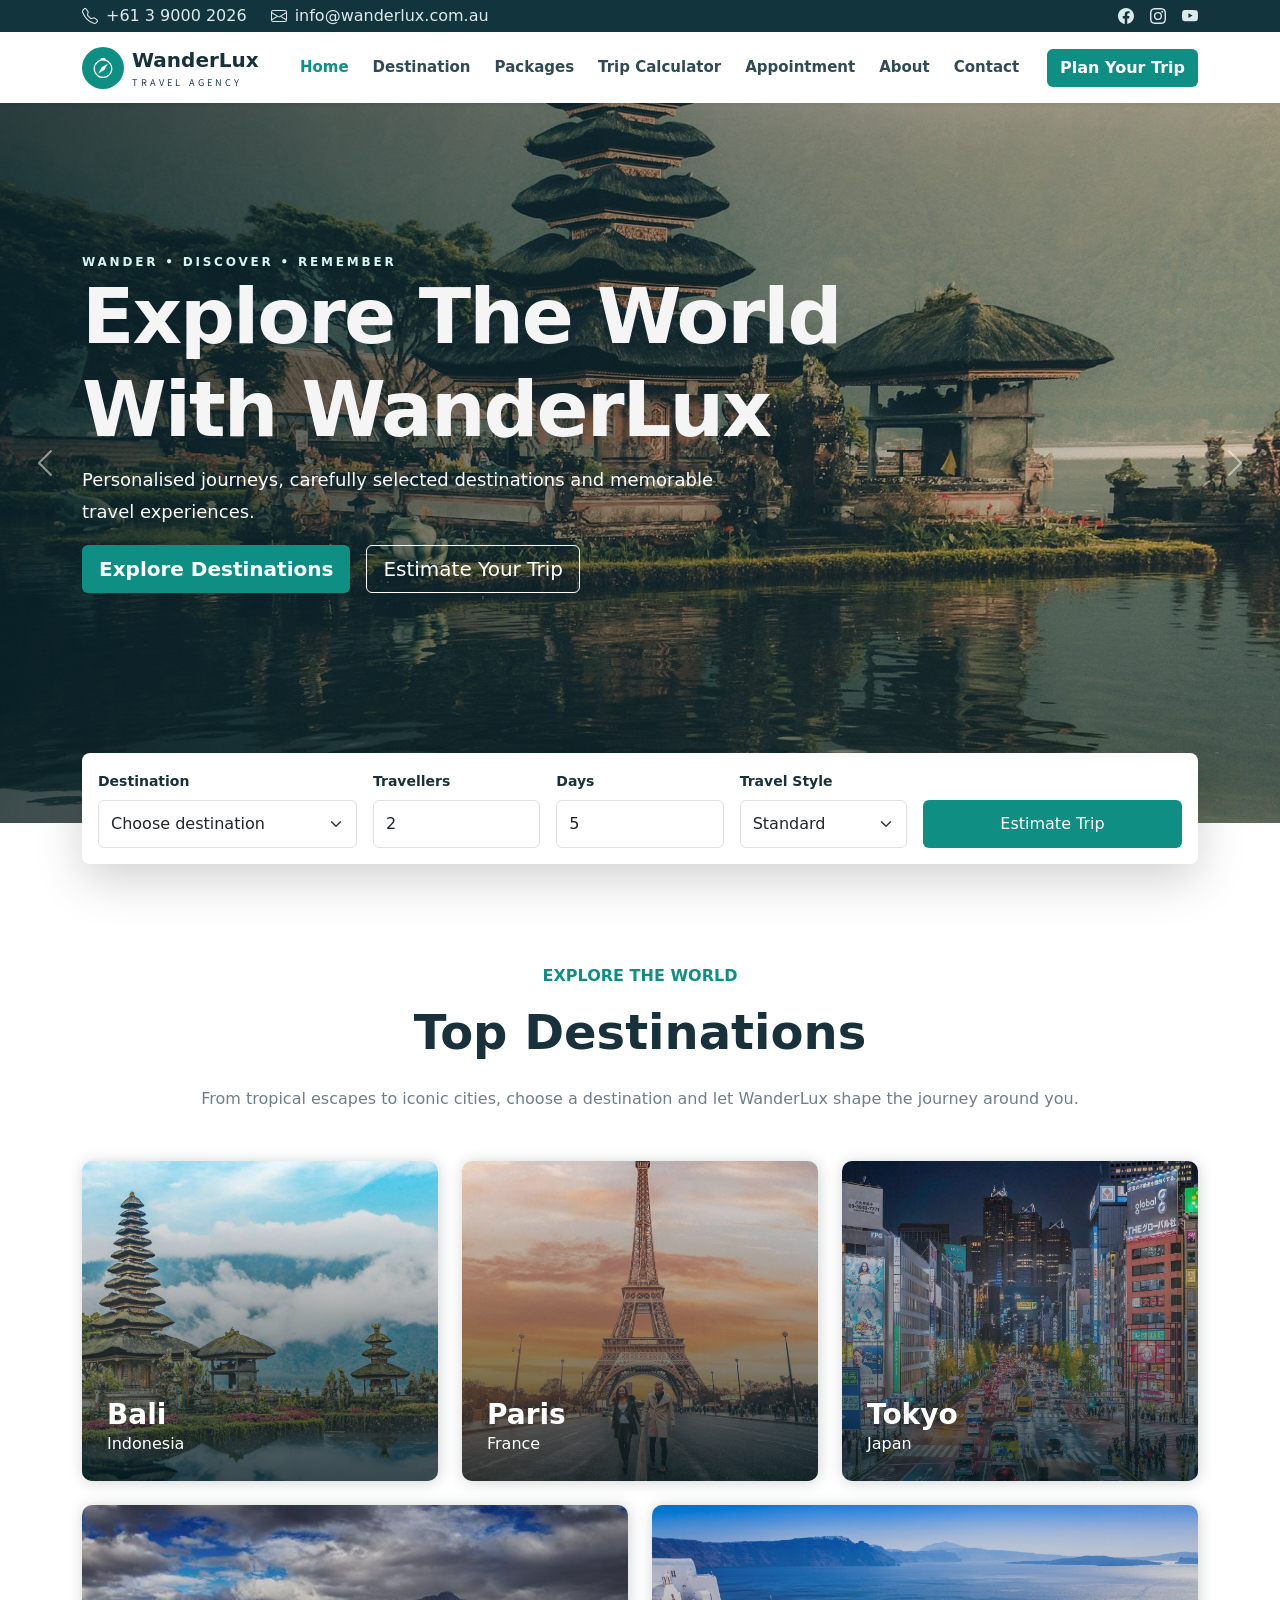
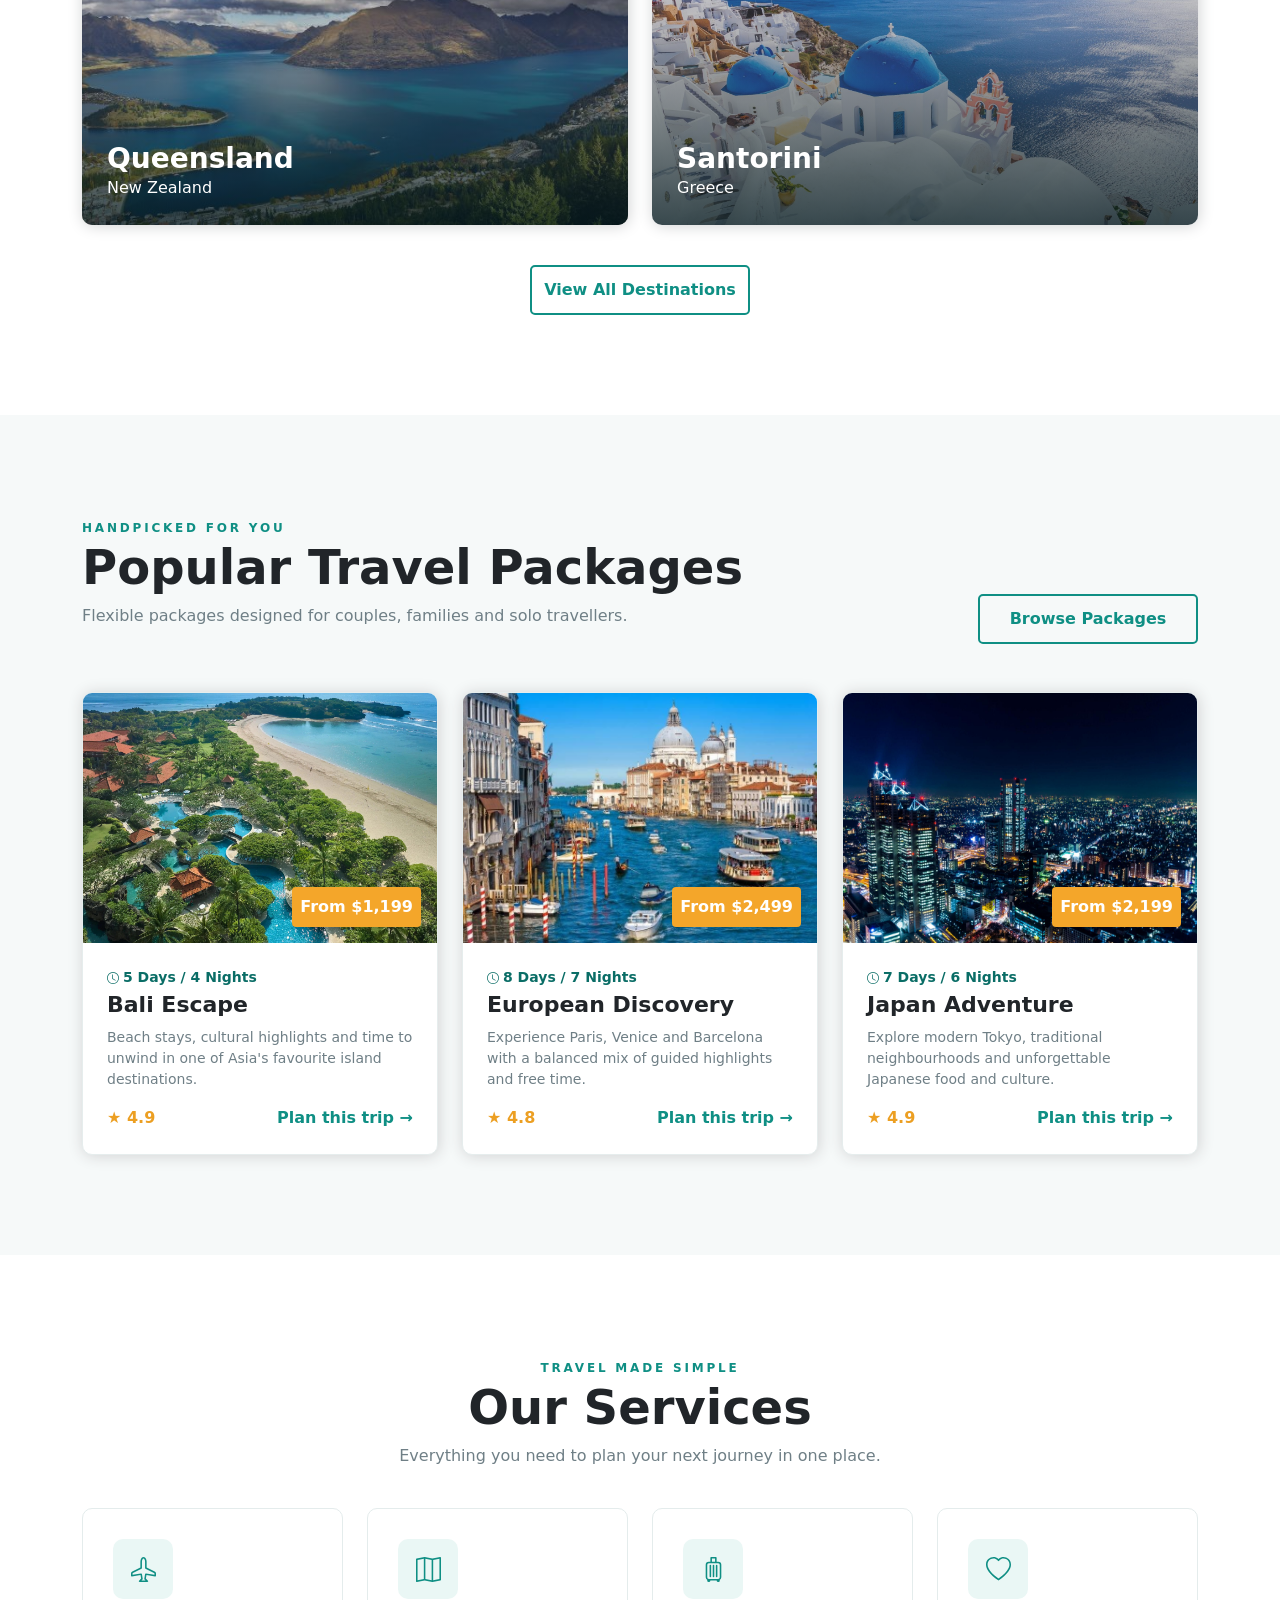
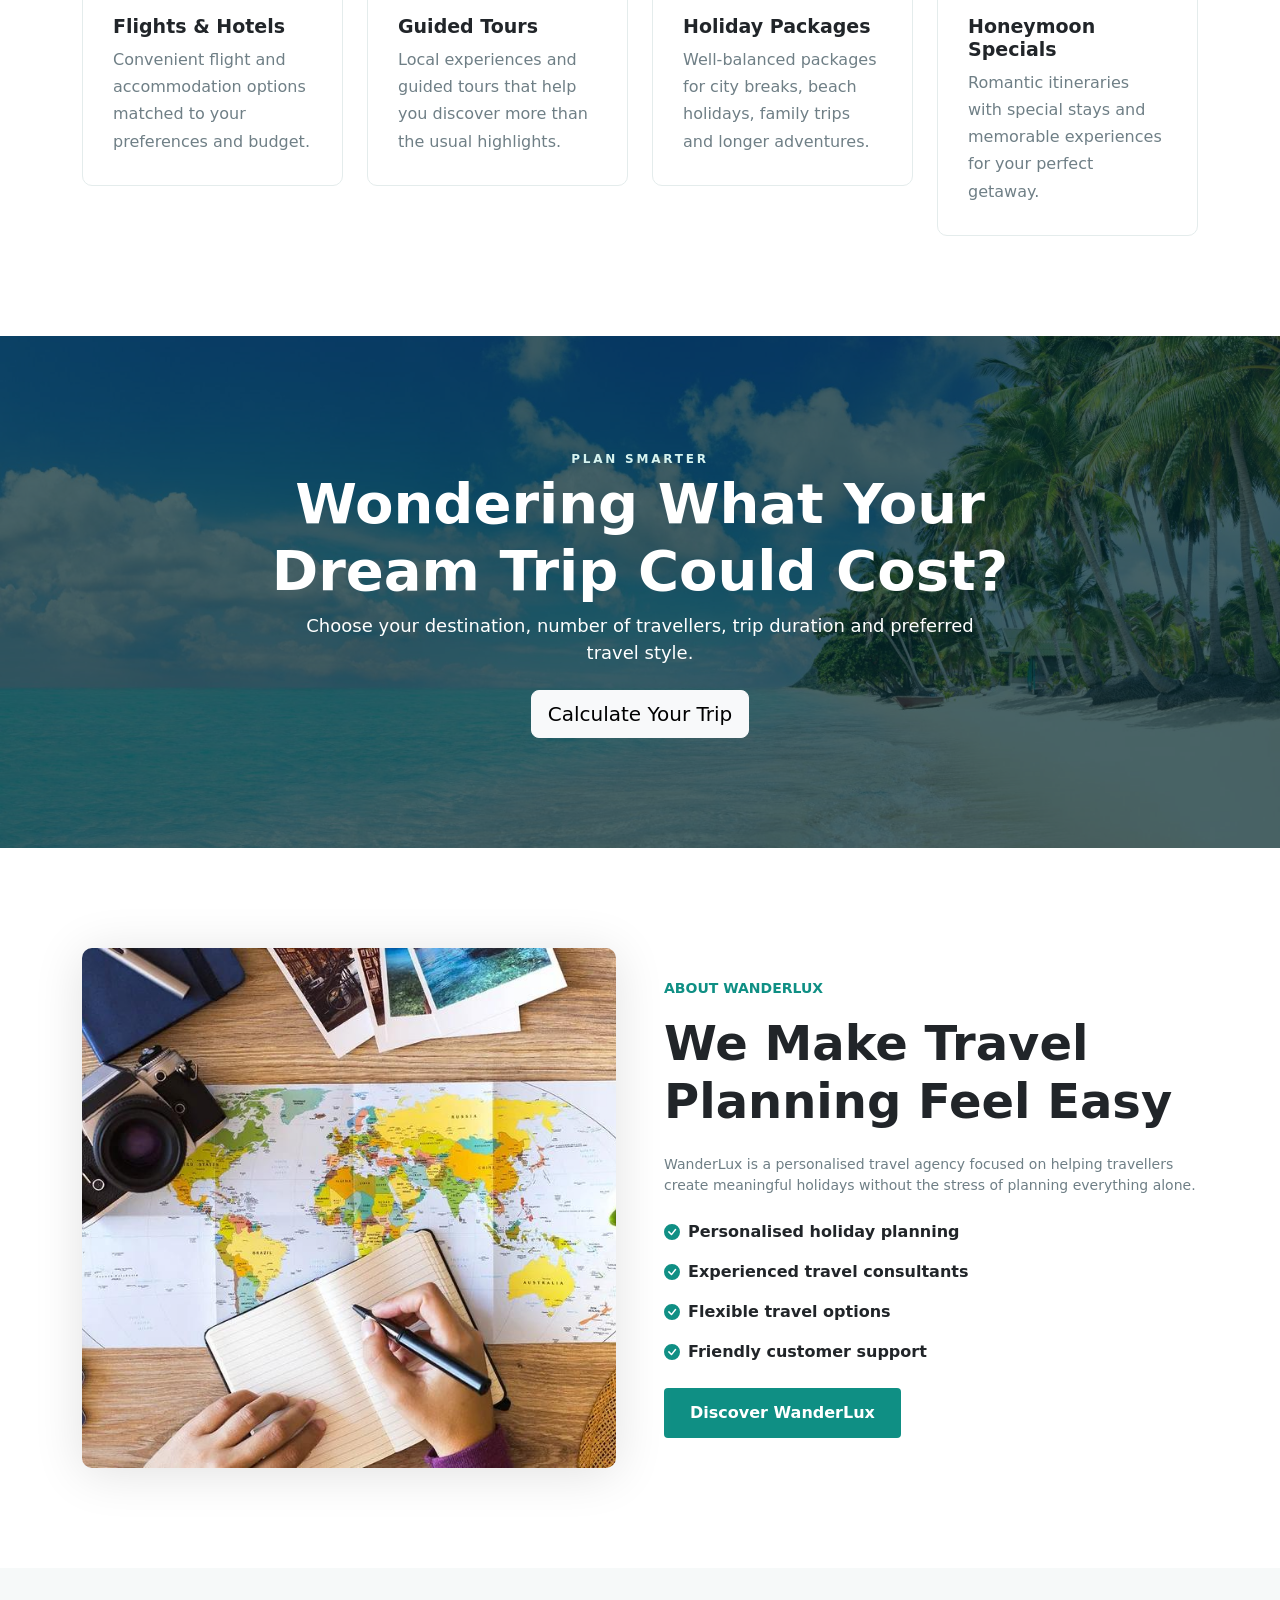
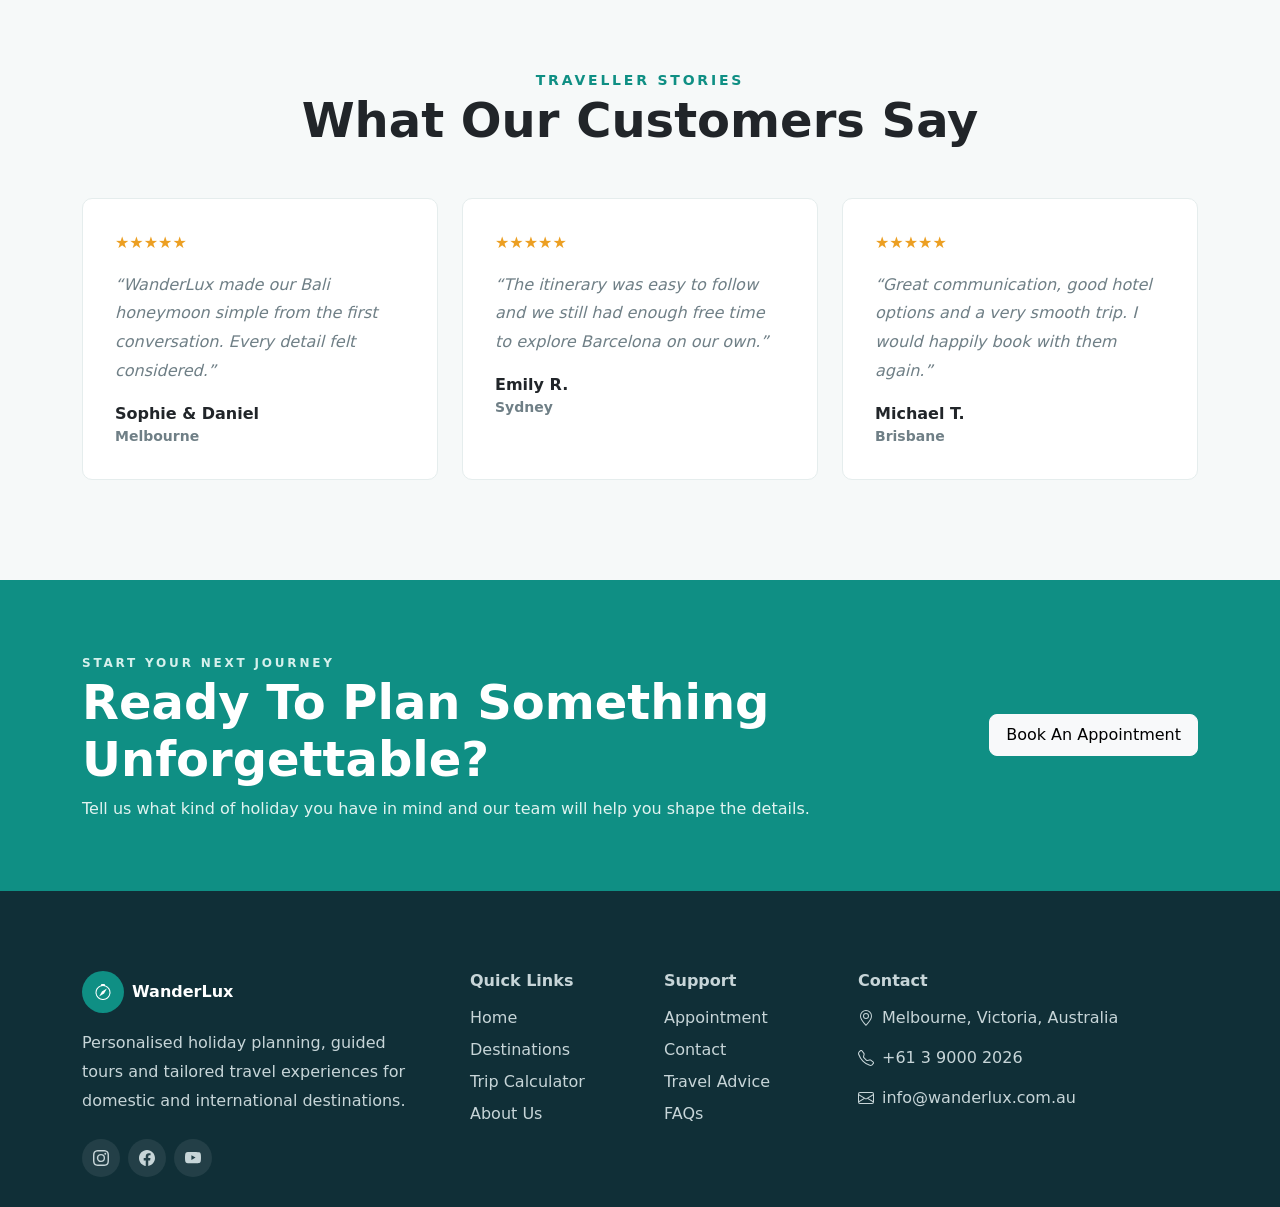
<file: index.html>
<!DOCTYPE html>
<html data-bs-theme="light" lang="en">

<head>
    <meta charset="utf-8">
    <meta name="viewport" content="width=device-width, initial-scale=1.0, shrink-to-fit=no">
    <title>WanderLux 01</title>
    <link rel="stylesheet" href="assets/bootstrap/css/bootstrap.min.css">
    <link rel="stylesheet" href="https://fonts.googleapis.com/css?family=Akatab&amp;display=swap">
    <link rel="stylesheet" href="assets/css/styles.css">
</head>

<body>
    <div class="d-none d-lg-block pt-1 pb-1" style="background: #12343C;">
        <div class="container d-flex justify-content-between align-items-center">
            <div class="d-flex align-items-center gap-4" style="color: #DFE9EB;">
                <div class="d-flex align-items-center gap-2"><svg class="bi bi-telephone" xmlns="http://www.w3.org/2000/svg" width="1em" height="1em" fill="currentColor" viewBox="0 0 16 16">
                        <path d="M3.654 1.328a.678.678 0 0 0-1.015-.063L1.605 2.3c-.483.484-.661 1.169-.45 1.77a17.6 17.6 0 0 0 4.168 6.608 17.6 17.6 0 0 0 6.608 4.168c.601.211 1.286.033 1.77-.45l1.034-1.034a.678.678 0 0 0-.063-1.015l-2.307-1.794a.68.68 0 0 0-.58-.122l-2.19.547a1.75 1.75 0 0 1-1.657-.459L5.482 8.062a1.75 1.75 0 0 1-.46-1.657l.548-2.19a.68.68 0 0 0-.122-.58zM1.884.511a1.745 1.745 0 0 1 2.612.163L6.29 2.98c.329.423.445.974.315 1.494l-.547 2.19a.68.68 0 0 0 .178.643l2.457 2.457a.68.68 0 0 0 .644.178l2.189-.547a1.75 1.75 0 0 1 1.494.315l2.306 1.794c.829.645.905 1.87.163 2.611l-1.034 1.034c-.74.74-1.846 1.065-2.877.702a18.6 18.6 0 0 1-7.01-4.42 18.6 18.6 0 0 1-4.42-7.009c-.362-1.03-.037-2.137.703-2.877z"></path>
                    </svg>
                    <p class="mb-0">+61 3 9000 2026</p>
                </div>
                <div class="d-flex align-items-center gap-2"><svg class="bi bi-envelope" xmlns="http://www.w3.org/2000/svg" width="1em" height="1em" fill="currentColor" viewBox="0 0 16 16">
                        <path d="M0 4a2 2 0 0 1 2-2h12a2 2 0 0 1 2 2v8a2 2 0 0 1-2 2H2a2 2 0 0 1-2-2zm2-1a1 1 0 0 0-1 1v.217l7 4.2 7-4.2V4a1 1 0 0 0-1-1zm13 2.383-4.708 2.825L15 11.105zm-.034 6.876-5.64-3.471L8 9.583l-1.326-.795-5.64 3.47A1 1 0 0 0 2 13h12a1 1 0 0 0 .966-.741M1 11.105l4.708-2.897L1 5.383z"></path>
                    </svg>
                    <p class="mb-0">info@wanderlux.com.au</p>
                </div>
            </div>
            <div class="d-flex align-items-center gap-3"><svg class="bi bi-facebook" xmlns="http://www.w3.org/2000/svg" width="1em" height="1em" fill="currentColor" viewBox="0 0 16 16" style="color: #DFE9EB;">
                    <path d="M16 8.049c0-4.446-3.582-8.05-8-8.05C3.58 0-.002 3.603-.002 8.05c0 4.017 2.926 7.347 6.75 7.951v-5.625h-2.03V8.05H6.75V6.275c0-2.017 1.195-3.131 3.022-3.131.876 0 1.791.157 1.791.157v1.98h-1.009c-.993 0-1.303.621-1.303 1.258v1.51h2.218l-.354 2.326H9.25V16c3.824-.604 6.75-3.934 6.75-7.951"></path>
                </svg><svg class="bi bi-instagram" xmlns="http://www.w3.org/2000/svg" width="1em" height="1em" fill="currentColor" viewBox="0 0 16 16" style="color: #DFE9EB;">
                    <path d="M8 0C5.829 0 5.556.01 4.703.048 3.85.088 3.269.222 2.76.42a3.9 3.9 0 0 0-1.417.923A3.9 3.9 0 0 0 .42 2.76C.222 3.268.087 3.85.048 4.7.01 5.555 0 5.827 0 8.001c0 2.172.01 2.444.048 3.297.04.852.174 1.433.372 1.942.205.526.478.972.923 1.417.444.445.89.719 1.416.923.51.198 1.09.333 1.942.372C5.555 15.99 5.827 16 8 16s2.444-.01 3.298-.048c.851-.04 1.434-.174 1.943-.372a3.9 3.9 0 0 0 1.416-.923c.445-.445.718-.891.923-1.417.197-.509.332-1.09.372-1.942C15.99 10.445 16 10.173 16 8s-.01-2.445-.048-3.299c-.04-.851-.175-1.433-.372-1.941a3.9 3.9 0 0 0-.923-1.417A3.9 3.9 0 0 0 13.24.42c-.51-.198-1.092-.333-1.943-.372C10.443.01 10.172 0 7.998 0zm-.717 1.442h.718c2.136 0 2.389.007 3.232.046.78.035 1.204.166 1.486.275.373.145.64.319.92.599s.453.546.598.92c.11.281.24.705.275 1.485.039.843.047 1.096.047 3.231s-.008 2.389-.047 3.232c-.035.78-.166 1.203-.275 1.485a2.5 2.5 0 0 1-.599.919c-.28.28-.546.453-.92.598-.28.11-.704.24-1.485.276-.843.038-1.096.047-3.232.047s-2.39-.009-3.233-.047c-.78-.036-1.203-.166-1.485-.276a2.5 2.5 0 0 1-.92-.598 2.5 2.5 0 0 1-.6-.92c-.109-.281-.24-.705-.275-1.485-.038-.843-.046-1.096-.046-3.233s.008-2.388.046-3.231c.036-.78.166-1.204.276-1.486.145-.373.319-.64.599-.92s.546-.453.92-.598c.282-.11.705-.24 1.485-.276.738-.034 1.024-.044 2.515-.045zm4.988 1.328a.96.96 0 1 0 0 1.92.96.96 0 0 0 0-1.92m-4.27 1.122a4.109 4.109 0 1 0 0 8.217 4.109 4.109 0 0 0 0-8.217m0 1.441a2.667 2.667 0 1 1 0 5.334 2.667 2.667 0 0 1 0-5.334"></path>
                </svg><svg class="bi bi-youtube" xmlns="http://www.w3.org/2000/svg" width="1em" height="1em" fill="currentColor" viewBox="0 0 16 16" style="color: #DFE9EB;">
                    <path d="M8.051 1.999h.089c.822.003 4.987.033 6.11.335a2.01 2.01 0 0 1 1.415 1.42c.101.38.172.883.22 1.402l.01.104.022.26.008.104c.065.914.073 1.77.074 1.957v.075c-.001.194-.01 1.108-.082 2.06l-.008.105-.009.104c-.05.572-.124 1.14-.235 1.558a2.01 2.01 0 0 1-1.415 1.42c-1.16.312-5.569.334-6.18.335h-.142c-.309 0-1.587-.006-2.927-.052l-.17-.006-.087-.004-.171-.007-.171-.007c-1.11-.049-2.167-.128-2.654-.26a2.01 2.01 0 0 1-1.415-1.419c-.111-.417-.185-.986-.235-1.558L.09 9.82l-.008-.104A31 31 0 0 1 0 7.68v-.123c.002-.215.01-.958.064-1.778l.007-.103.003-.052.008-.104.022-.26.01-.104c.048-.519.119-1.023.22-1.402a2.01 2.01 0 0 1 1.415-1.42c.487-.13 1.544-.21 2.654-.26l.17-.007.172-.006.086-.003.171-.007A100 100 0 0 1 7.858 2zM6.4 5.209v4.818l4.157-2.408z"></path>
                </svg></div>
        </div>
    </div>
    <nav class="navbar navbar-expand-lg sticky-top bg-body shadow-sm">
        <div class="container"><a class="navbar-brand text-decoration-none d-flex align-items-center gap-2" href="index.html" style="color: #18313B;"><span class="d-flex justify-content-center align-items-center brand-mark" style="background: #0F8F84;"><br><svg class="bi bi-compass" xmlns="http://www.w3.org/2000/svg" width="1em" height="1em" fill="currentColor" viewBox="0 0 16 16" style="color: #FFFFFF;">
                        <path d="M8 16.016a7.5 7.5 0 0 0 1.962-14.74A1 1 0 0 0 9 0H7a1 1 0 0 0-.962 1.276A7.5 7.5 0 0 0 8 16.016m6.5-7.5a6.5 6.5 0 1 1-13 0 6.5 6.5 0 0 1 13 0"></path>
                        <path d="m6.94 7.44 4.95-2.83-2.83 4.95-4.949 2.83 2.828-4.95z"></path>
                    </svg></span><span class="d-flex flex-column" style="color: #18313B;"><strong>WanderLux</strong><small style="font-size: 10PX;font-family: Akatab, sans-serif;" class="brand-subtitle">TRAVEL AGENCY</small></span><br></a><button class="navbar-toggler" data-bs-toggle="collapse" data-bs-target="#navcol-1"><span class="visually-hidden">Toggle navigation</span><span class="navbar-toggler-icon"></span></button>
            <div class="collapse navbar-collapse pt-3 pt-lg-0 pb-1 pb-lg-0" id="navcol-1">
                <ul class="navbar-nav d-flex align-items-lg-center ms-auto">
                    <li class="nav-item"><a class="nav-link active ms-1 me-1 nav-menu-link" href="index.html">Home</a></li>
                    <li class="nav-item"><a class="nav-link ms-1 me-1 nav-menu-link" href="destinations.html">Destination</a></li>
                    <li class="nav-item"><a class="nav-link ms-1 me-1 nav-menu-link" href="destinations.html#packages">Packages</a></li>
                    <li class="nav-item"><a class="nav-link ms-1 me-1 nav-menu-link" href="calculator.html">Trip Calculator</a></li>
                    <li class="nav-item"><a class="nav-link ms-1 me-1 nav-menu-link" href="appointment.html">Appointment</a></li>
                    <li class="nav-item"><a class="nav-link ms-1 me-1 nav-menu-link" href="about.html">About</a></li>
                    <li class="nav-item"><a class="nav-link ms-1 me-1 nav-menu-link" href="contact.html">Contact</a></li>
                </ul><button class="btn ms-lg-3 mt-3 mt-lg-0 nav-plan-btn" type="button" style="background: #0F8F84;color: #FFFFFF;font-weight: bold;">Plan Your Trip</button>
            </div>
        </div>
    </nav>
    <section class="hero-section">
        <div class="carousel slide carousel-fade" data-bs-ride="carousel" id="carousel-1">
            <div class="carousel-inner">
                <div class="carousel-item active hero-slide" style="background: url(&quot;assets/img/hero-bali.jpg&quot;) center / cover no-repeat;">
                    <div class="hero-overlay"></div>
                    <div class="container d-flex z-2 flex-column justify-content-center align-items-start hero-content"><span style="font-size: 12px;font-weight: bold;letter-spacing: 2.8px;color: #D8F4F0;">WANDER • DISCOVER • REMEMBER</span>
                        <h1 class="hero-heading">Explore The World <br>With WanderLux</h1>
                        <p class="hero-copy">Personalised journeys, carefully selected destinations and memorable travel experiences.</p>
                        <div class="d-flex flex-wrap gap-3"><button class="btn btn-lg" type="button" style="background: #0F8F84;color: #FFFFFF;border-radius: 6px;font-weight: bold;">Explore Destinations</button><button class="btn btn-lg" type="button" style="color: #FFFFFF;border-radius: 6px;border-width: 1.5px;border-color: #FFFFFF;">Estimate Your Trip</button></div>
                    </div>
                </div>
                <div class="carousel-item hero-slide" style="background: url(&quot;assets/img/hero-paris.jpg&quot;) center / cover no-repeat;">
                    <div class="hero-overlay"></div>
                    <div class="container d-flex z-2 flex-column justify-content-center align-items-start hero-content"><span style="font-size: 12px;font-weight: bold;letter-spacing: 2.8px;color: #D8F4F0;">TextTAILORED TRAVEL EXPERIENCES</span>
                        <h1 class="hero-heading"><strong>Your Dream Holiday</strong><br><strong>Starts Here</strong></h1>
                        <p class="hero-copy">From romantic city breaks to guided adventures, we help you travel your way.</p><button class="btn btn-lg" type="button" style="background: #0F8F84;color: #FFFFFF;border-radius: 6px;font-weight: bold;">View Packages</button>
                    </div>
                </div>
                <div class="carousel-item hero-slide" style="background: url(&quot;assets/img/hero-tokyo.jpg&quot;) center / cover no-repeat;">
                    <div class="hero-overlay"></div>
                    <div class="container d-flex z-2 flex-column justify-content-center align-items-start hero-content"><span style="font-size: 12px;font-weight: bold;letter-spacing: 2.8px;color: #D8F4F0;">TRAVEL WITH CONFIDENCE</span>
                        <h1 class="hero-heading"><strong>Discover More.</strong><br><strong>Worry Less.</strong></h1>
                        <p class="hero-copy">Expert planning, flexible options and friendly support from start to finish.</p><button class="btn btn-lg" type="button" style="background: #0F8F84;color: #FFFFFF;border-radius: 6px;font-weight: bold;">Talk To A Consultant</button>
                    </div>
                </div>
            </div>
            <div><a class="carousel-control-prev" role="button" data-bs-slide="prev" href="#carousel-1"><span class="carousel-control-prev-icon"></span><span class="visually-hidden">Previous</span></a><a class="carousel-control-next" role="button" data-bs-slide="next" href="#carousel-1"><span class="carousel-control-next-icon"></span><span class="visually-hidden">Next</span></a></div>
            <div class="carousel-indicators"><button type="button" data-bs-target="#carousel-1" data-bs-slide-to="0" class="active"></button> <button type="button" data-bs-target="#carousel-1" data-bs-slide-to="1"></button> <button type="button" data-bs-target="#carousel-1" data-bs-slide-to="2"></button></div>
        </div>
        <div class="container hero-search-wrap">
            <form class="shadow-lg ps-3 pe-3 pt-3 pb-3 hero-search">
                <div class="row gx-3 gy-3 align-items-end">
                    <div class="col-12 col-md-6 col-lg-3"><label class="form-label" style="font-weight: bold;color: #18313B;font-size: 14px;">Destination</label><select class="form-select hero-form-field" style="min-height: 48px;">
                            <option value="12" selected="">Choose destination</option>
                            <option value="13">Bali, Indonesia</option>
                            <option value="14">Barcelona, Spain</option>
                            <option value="14">Istanbul, Turkey</option>
                            <option value="14">London, England</option>
                            <option value="14">New York, USA</option>
                            <option value="14">Paris, France</option>
                            <option value="14">Queenstown, New Zealand</option>
                            <option value="14">Rio de Janeiro, Brazil</option>
                            <option value="14">Santorini, Greece</option>
                            <option value="14">Tokyo, Japan</option>
                            <option value="14">Vancouver, Canada</option>
                            <option value="14">Venice, Italy</option>
                        </select></div>
                    <div class="col-6 col-lg-2" style="font-weight: bold;"><label class="form-label" style="font-weight: bold;color: #18313B;font-size: 14px;">Travellers</label><input class="form-control hero-form-field" type="number" value="2" min="1" style="min-height: 48px;"></div>
                    <div class="col-6 col-lg-2" style="font-weight: bold;"><label class="form-label" style="font-weight: bold;color: #18313B;font-size: 14px;">Days</label><input class="form-control hero-form-field" type="number" value="5" min="1" style="min-height: 48px;"></div>
                    <div class="col-12 col-md-6 col-lg-2"><label class="form-label" style="font-weight: bold;color: #18313B;font-size: 14px;">Travel Style</label><select class="form-select hero-form-field" style="min-height: 48px;">
                            <option value="12" selected="">Budget</option>
                            <option value="13" selected="">Standard</option>
                            <option value="14">Luxury</option>
                        </select></div>
                    <div class="col-12 col-lg-3"><button class="btn w-100 search-btn" type="button" style="background: #0F8F84;color: #FFFFFF;border-radius: 6px;min-height: 48px;">Estimate Trip</button></div>
                </div>
            </form>
        </div>
    </section>
    <section style="padding-top: 100px;padding-bottom: 100px;">
        <div class="container">
            <p style="color: #0F8F84;text-align: center;font-weight: bold;">EXPLORE THE WORLD</p>
            <h1 style="text-align: center;font-weight: bold;font-size: 48px;"><strong><span style="color: rgb(24, 49, 59);">Top Destinations</span></strong></h1>
            <p style="color: #6F7F86;text-align: center;margin-top: 25px;margin-bottom: 50px;">From tropical escapes to iconic cities, choose a destination and let WanderLux shape the journey around you.</p>
            <div class="row gx-4 gy-4">
                <div class="col-12 col-md-6 col-lg-4">
                    <div class="destination-card" style="background: url(&quot;assets/img/bali-destination.jpg&quot;) center / cover;">
                        <div class="destination-overlay"></div>
                        <div class="destination-content">
                            <h3 style="font-weight: bold;color: #ffffff;margin-bottom: 0px;">Bali</h3><span style="color: #ffffff;">Indonesia&nbsp;</span>
                        </div>
                    </div>
                </div>
                <div class="col-12 col-md-6 col-lg-4">
                    <div class="destination-card" style="background: url(&quot;assets/img/paris-destination.jpg&quot;) center / cover;">
                        <div class="destination-overlay"></div>
                        <div class="destination-content">
                            <h3 style="font-weight: bold;color: #ffffff;margin-bottom: 0px;">Paris</h3><span style="color: #ffffff;">France</span>
                        </div>
                    </div>
                </div>
                <div class="col-12 col-md-6 col-lg-4">
                    <div class="destination-card" style="background: url(&quot;assets/img/tokyo-destination.jpg&quot;) center / cover;">
                        <div class="destination-overlay"></div>
                        <div class="destination-content">
                            <h3 style="font-weight: bold;color: #ffffff;margin-bottom: 0px;">Tokyo</h3><span style="color: #ffffff;">Japan</span>
                        </div>
                    </div>
                </div>
                <div class="col-12 col-md-6 col-lg-6">
                    <div class="destination-card" style="background: url(&quot;assets/img/queensland-destination.jpg&quot;) center / cover;">
                        <div class="destination-overlay"></div>
                        <div class="destination-content">
                            <h3 style="font-weight: bold;color: #ffffff;margin-bottom: 0px;">Queensland</h3><span style="color: #ffffff;">New Zealand</span>
                        </div>
                    </div>
                </div>
                <div class="col-12 col-md-6 col-lg-6">
                    <div class="destination-card" style="background: url(&quot;assets/img/santorini-destination.jpg&quot;) center / cover;">
                        <div class="destination-overlay"></div>
                        <div class="destination-content">
                            <h3 style="font-weight: bold;color: #ffffff;margin-bottom: 0px;">Santorini</h3><span style="color: #ffffff;">Greece&nbsp;</span>
                        </div>
                    </div>
                </div>
            </div>
            <div class="d-flex justify-content-center" style="margin-top: 40px;padding: 0px;"><a class="btn d-flex justify-content-center align-items-center" role="button" style="color: #0F8F84;font-weight: bold;border: 2px solid #0F8F84;border-radius: 5px;width: 220px;height: 50px;" href="destinations.html">View All Destinations</a></div>
        </div>
    </section>
    <section style="background: #F6F9F9;padding-top: 100px;padding-bottom: 100px;">
        <div class="container">
            <div class="row align-items-end mb-5">
                <div class="col col-lg-8"><span style="color: #0F8F84;font-size: 12px;font-weight: bold;letter-spacing: 2.8px;">HANDPICKED FOR YOU</span>
                    <h2 style="font-weight: bold;font-size: 48px;">Popular Travel Packages</h2>
                    <p style="color: #6F7F86;">Flexible packages designed for couples, families and solo travellers.</p>
                </div>
                <div class="col col-lg-4 d-flex justify-content-start justify-content-lg-end mt-3 mt-lg-0"><a class="btn d-flex justify-content-center align-items-center" role="button" style="color: #0F8F84;font-weight: bold;border: 2px solid #0F8F84;border-radius: 5px;width: 220px;height: 50px;" href="destinations.html#packages">Browse Packages</a></div>
            </div>
            <div class="row gx-4 gy-4">
                <div class="col-12 col-md-6 col-lg-4">
                    <div class="package-card">
                        <div class="d-flex justify-content-end align-items-end ps-3 pe-3 pt-3 pb-3 package-image" style="background: url(&quot;assets/img/Bali-package.jpg&quot;) center / cover;"><span class="p-2" style="color: #ffffff;background: #F4A62A;font-weight: bold;border-radius: 4px;">From $1,199</span></div>
                        <div class="p-4">
                            <div class="d-flex align-items-center gap-1 mb-1"><svg class="bi bi-clock" xmlns="http://www.w3.org/2000/svg" width="1em" height="1em" fill="currentColor" viewBox="0 0 16 16" style="color: #0A6D66;font-size: 12px;">
                                    <path d="M8 3.5a.5.5 0 0 0-1 0V9a.5.5 0 0 0 .252.434l3.5 2a.5.5 0 0 0 .496-.868L8 8.71z"></path>
                                    <path d="M8 16A8 8 0 1 0 8 0a8 8 0 0 0 0 16m7-8A7 7 0 1 1 1 8a7 7 0 0 1 14 0"></path>
                                </svg><span style="color: #0A6D66;font-size: 14px;font-weight: bold;">5 Days / 4 Nights</span></div>
                            <h4 style="font-weight: bold;font-size: 22px;">Bali Escape</h4>
                            <p style="color: #6F7F86;font-size: 14px;">Beach stays, cultural highlights and time to unwind in one of Asia's favourite island destinations.</p>
                            <div class="d-flex justify-content-between align-items-center"><span style="color: #EC9F22;font-weight: bold;">★ 4.9</span><a class="text-decoration-none" href="appointment.html" style="color: #0F8F84;font-weight: bold;">Plan this trip →</a></div>
                        </div>
                    </div>
                </div>
                <div class="col-12 col-md-6 col-lg-4">
                    <div class="package-card">
                        <div class="d-flex justify-content-end align-items-end ps-3 pe-3 pt-3 pb-3 package-image" style="background: url(&quot;assets/img/European-package.jpg&quot;) center / cover;"><span class="p-2" style="color: #ffffff;background: #F4A62A;font-weight: bold;border-radius: 4px;">From $2,499</span></div>
                        <div class="p-4">
                            <div class="d-flex align-items-center gap-1 mb-1"><svg class="bi bi-clock" xmlns="http://www.w3.org/2000/svg" width="1em" height="1em" fill="currentColor" viewBox="0 0 16 16" style="color: #0A6D66;font-size: 12px;">
                                    <path d="M8 3.5a.5.5 0 0 0-1 0V9a.5.5 0 0 0 .252.434l3.5 2a.5.5 0 0 0 .496-.868L8 8.71z"></path>
                                    <path d="M8 16A8 8 0 1 0 8 0a8 8 0 0 0 0 16m7-8A7 7 0 1 1 1 8a7 7 0 0 1 14 0"></path>
                                </svg><span style="color: #0A6D66;font-size: 14px;font-weight: bold;">8 Days / 7 Nights</span></div>
                            <h4 style="font-weight: bold;font-size: 22px;">European Discovery</h4>
                            <p style="color: #6F7F86;font-size: 14px;">Experience Paris, Venice and Barcelona with a balanced mix of guided highlights and free time.</p>
                            <div class="d-flex justify-content-between align-items-center"><span style="color: #EC9F22;font-weight: bold;">★ 4.8</span><a class="text-decoration-none" href="appointment.html" style="color: #0F8F84;font-weight: bold;">Plan this trip →</a></div>
                        </div>
                    </div>
                </div>
                <div class="col-12 col-md-6 col-lg-4">
                    <div class="package-card">
                        <div class="d-flex justify-content-end align-items-end ps-3 pe-3 pt-3 pb-3 package-image" style="background: url(&quot;assets/img/Japan-package.jpg&quot;) center / cover;"><span class="p-2" style="color: #ffffff;background: #F4A62A;font-weight: bold;border-radius: 4px;">From $2,199</span></div>
                        <div class="p-4">
                            <div class="d-flex align-items-center gap-1 mb-1"><svg class="bi bi-clock" xmlns="http://www.w3.org/2000/svg" width="1em" height="1em" fill="currentColor" viewBox="0 0 16 16" style="color: #0A6D66;font-size: 12px;">
                                    <path d="M8 3.5a.5.5 0 0 0-1 0V9a.5.5 0 0 0 .252.434l3.5 2a.5.5 0 0 0 .496-.868L8 8.71z"></path>
                                    <path d="M8 16A8 8 0 1 0 8 0a8 8 0 0 0 0 16m7-8A7 7 0 1 1 1 8a7 7 0 0 1 14 0"></path>
                                </svg><span style="color: #0A6D66;font-size: 14px;font-weight: bold;">7 Days / 6 Nights</span></div>
                            <h4 style="font-weight: bold;font-size: 22px;">Japan Adventure</h4>
                            <p style="color: #6F7F86;font-size: 14px;">Explore modern Tokyo, traditional neighbourhoods and unforgettable Japanese food and culture.</p>
                            <div class="d-flex justify-content-between align-items-center"><span style="color: #EC9F22;font-weight: bold;">★ 4.9</span><a class="text-decoration-none" href="appointment.html" style="color: #0F8F84;font-weight: bold;">Plan this trip →</a></div>
                        </div>
                    </div>
                </div>
            </div>
        </div>
    </section>
    <section style="background: #ffffff;padding-top: 100px;padding-bottom: 100px;">
        <div class="container" style="text-align: center;"><span style="text-align: center;color: #0F8F84;font-weight: bold;letter-spacing: 2.8px;font-size: 12px;">TRAVEL MADE SIMPLE</span>
            <h1 style="text-align: center;font-weight: bold;font-size: 48px;">Our Services</h1>
            <p style="text-align: center;color: #6F7F86;">Everything you need to plan your next journey in one place.</p>
            <div class="row gx-4 gy-4" style="margin-top: 0;">
                <div class="col-12 col-sm-6 col-lg-3">
                    <div class="service-card">
                        <div class="d-flex justify-content-center align-items-center mb-3 service-icon"><svg class="bi bi-airplane" xmlns="http://www.w3.org/2000/svg" width="1em" height="1em" fill="currentColor" viewBox="0 0 16 16" style="color: #0F8F84;font-size: 25px;">
                                <path d="M6.428 1.151C6.708.591 7.213 0 8 0s1.292.592 1.572 1.151C9.861 1.73 10 2.431 10 3v3.691l5.17 2.585a1.5 1.5 0 0 1 .83 1.342V12a.5.5 0 0 1-.582.493l-5.507-.918-.375 2.253 1.318 1.318A.5.5 0 0 1 10.5 16h-5a.5.5 0 0 1-.354-.854l1.319-1.318-.376-2.253-5.507.918A.5.5 0 0 1 0 12v-1.382a1.5 1.5 0 0 1 .83-1.342L6 6.691V3c0-.568.14-1.271.428-1.849m.894.448C7.111 2.02 7 2.569 7 3v4a.5.5 0 0 1-.276.447l-5.448 2.724a.5.5 0 0 0-.276.447v.792l5.418-.903a.5.5 0 0 1 .575.41l.5 3a.5.5 0 0 1-.14.437L6.708 15h2.586l-.647-.646a.5.5 0 0 1-.14-.436l.5-3a.5.5 0 0 1 .576-.411L15 11.41v-.792a.5.5 0 0 0-.276-.447L9.276 7.447A.5.5 0 0 1 9 7V3c0-.432-.11-.979-.322-1.401C8.458 1.159 8.213 1 8 1s-.458.158-.678.599"></path>
                            </svg></div>
                        <h3 style="font-size: 19px;font-weight: bold;text-align: left;">Flights &amp; Hotels</h3>
                        <p class="mb-0" style="text-align: left;color: #6F7F86;line-height: 1.7;">Convenient flight and accommodation options matched to your preferences and budget.</p>
                    </div>
                </div>
                <div class="col-12 col-sm-6 col-lg-3">
                    <div class="service-card">
                        <div class="d-flex justify-content-center align-items-center mb-3 service-icon"><svg class="bi bi-map" xmlns="http://www.w3.org/2000/svg" width="1em" height="1em" fill="currentColor" viewBox="0 0 16 16" style="color: #0F8F84;font-size: 25px;">
                                <path fill-rule="evenodd" d="M15.817.113A.5.5 0 0 1 16 .5v14a.5.5 0 0 1-.402.49l-5 1a.5.5 0 0 1-.196 0L5.5 15.01l-4.902.98A.5.5 0 0 1 0 15.5v-14a.5.5 0 0 1 .402-.49l5-1a.5.5 0 0 1 .196 0L10.5.99l4.902-.98a.5.5 0 0 1 .415.103M10 1.91l-4-.8v12.98l4 .8zm1 12.98 4-.8V1.11l-4 .8zm-6-.8V1.11l-4 .8v12.98z"></path>
                            </svg></div>
                        <h3 style="font-size: 19px;font-weight: bold;text-align: left;">Guided Tours</h3>
                        <p class="mb-0" style="text-align: left;color: #6F7F86;line-height: 1.7;">Local experiences and guided tours that help you discover more than the usual highlights.</p>
                    </div>
                </div>
                <div class="col-12 col-sm-6 col-lg-3">
                    <div class="service-card">
                        <div class="d-flex justify-content-center align-items-center mb-3 service-icon"><svg class="bi bi-suitcase" xmlns="http://www.w3.org/2000/svg" width="1em" height="1em" fill="currentColor" viewBox="0 0 16 16" style="color: #0F8F84;font-size: 25px;">
                                <path d="M6 5a.5.5 0 0 1 .5.5v7a.5.5 0 0 1-1 0v-7A.5.5 0 0 1 6 5m2 0a.5.5 0 0 1 .5.5v7a.5.5 0 0 1-1 0v-7A.5.5 0 0 1 8 5m2 0a.5.5 0 0 1 .5.5v7a.5.5 0 0 1-1 0v-7A.5.5 0 0 1 10 5"></path>
                                <path d="M6.5 0a.5.5 0 0 0-.5.5V3H5a2 2 0 0 0-2 2v8a2 2 0 0 0 1.031 1.75A1.003 1.003 0 0 0 5 16a1 1 0 0 0 1-1h4a1 1 0 1 0 1.969-.25A2 2 0 0 0 13 13V5a2 2 0 0 0-2-2h-1V.5a.5.5 0 0 0-.5-.5zM9 3H7V1h2zm3 10a1 1 0 0 1-1 1H5a1 1 0 0 1-1-1V5a1 1 0 0 1 1-1h6a1 1 0 0 1 1 1z"></path>
                            </svg></div>
                        <h3 style="font-size: 19px;font-weight: bold;text-align: left;">Holiday Packages</h3>
                        <p class="mb-0" style="text-align: left;color: #6F7F86;line-height: 1.7;">Well-balanced packages for city breaks, beach holidays, family trips and longer adventures.</p>
                    </div>
                </div>
                <div class="col-12 col-sm-6 col-lg-3">
                    <div class="service-card">
                        <div class="d-flex justify-content-center align-items-center mb-3 service-icon"><svg class="bi bi-heart" xmlns="http://www.w3.org/2000/svg" width="1em" height="1em" fill="currentColor" viewBox="0 0 16 16" style="color: #0F8F84;font-size: 25px;">
                                <path d="m8 2.748-.717-.737C5.6.281 2.514.878 1.4 3.053c-.523 1.023-.641 2.5.314 4.385.92 1.815 2.834 3.989 6.286 6.357 3.452-2.368 5.365-4.542 6.286-6.357.955-1.886.838-3.362.314-4.385C13.486.878 10.4.28 8.717 2.01zM8 15C-7.333 4.868 3.279-3.04 7.824 1.143q.09.083.176.171a3 3 0 0 1 .176-.17C12.72-3.042 23.333 4.867 8 15"></path>
                            </svg></div>
                        <h3 style="font-size: 19px;font-weight: bold;text-align: left;">Honeymoon Specials</h3>
                        <p class="mb-0" style="text-align: left;color: #6F7F86;line-height: 1.7;">Romantic itineraries with special stays and memorable experiences for your perfect getaway.</p>
                    </div>
                </div>
            </div>
        </div>
    </section>
    <section class="calculator-cta">
        <div class="calculator-overlay"></div>
        <div class="container text-center" style="position: relative;"><span style="color: #D8F4F0;font-weight: bold;letter-spacing: 2.8px;font-size: 12px;">PLAN SMARTER</span>
            <h2 class="ms-auto me-auto" style="color: #ffffff;font-size: 56px;font-weight: bold;text-align: center;max-width: 900px;">Wondering What Your Dream Trip Could Cost?</h2>
            <p class="ms-auto me-auto mb-4" style="color: #ffffff;font-size: 18px;text-align: center;max-width: 700px;">Choose your destination, number of travellers, trip duration and preferred travel style.</p><a class="btn btn-light btn-lg" role="button" href="calculator.html">Calculate Your Trip</a>
        </div>
    </section>
    <section style="background: #ffffff;padding-top: 100px;padding-bottom: 100px;">
        <div class="container">
            <div class="row gx-5 align-items-center">
                <div class="col-12 col-lg-6">
                    <div style="position: relative;">
                        <div style="min-height: 520px;background: url(&quot;assets/img/About%20WanderLux.jpg&quot;) center / cover;border-radius: 10px;box-shadow: 0px 5px 50px #e1e1e1;"></div>
                    </div>
                </div>
                <div class="col-12 col-lg-6"><span class="d-block mb-3" style="color: #0F8F84;font-weight: bold;font-size: 14px;">ABOUT WANDERLUX</span>
                    <h2 class="mb-4" style="font-weight: bold;font-size: 48px;">We Make Travel Planning Feel Easy</h2>
                    <p style="color: #6F7F86;font-size: 14px;">WanderLux is a personalised travel agency focused on helping travellers create meaningful holidays without the stress of planning everything alone.</p>
                    <div class="d-flex flex-column gap-3 mt-4">
                        <div class="d-flex align-items-center gap-2"><svg class="bi bi-check-circle-fill" xmlns="http://www.w3.org/2000/svg" width="1em" height="1em" fill="currentColor" viewBox="0 0 16 16" style="color: #0F8F84;">
                                <path d="M16 8A8 8 0 1 1 0 8a8 8 0 0 1 16 0m-3.97-3.03a.75.75 0 0 0-1.08.022L7.477 9.417 5.384 7.323a.75.75 0 0 0-1.06 1.06L6.97 11.03a.75.75 0 0 0 1.079-.02l3.992-4.99a.75.75 0 0 0-.01-1.05z"></path>
                            </svg><span style="font-weight: bold;">Personalised holiday planning</span></div>
                        <div class="d-flex align-items-center gap-2"><svg class="bi bi-check-circle-fill" xmlns="http://www.w3.org/2000/svg" width="1em" height="1em" fill="currentColor" viewBox="0 0 16 16" style="color: #0F8F84;">
                                <path d="M16 8A8 8 0 1 1 0 8a8 8 0 0 1 16 0m-3.97-3.03a.75.75 0 0 0-1.08.022L7.477 9.417 5.384 7.323a.75.75 0 0 0-1.06 1.06L6.97 11.03a.75.75 0 0 0 1.079-.02l3.992-4.99a.75.75 0 0 0-.01-1.05z"></path>
                            </svg><span style="font-weight: bold;">Experienced travel consultants</span></div>
                        <div class="d-flex align-items-center gap-2"><svg class="bi bi-check-circle-fill" xmlns="http://www.w3.org/2000/svg" width="1em" height="1em" fill="currentColor" viewBox="0 0 16 16" style="color: #0F8F84;">
                                <path d="M16 8A8 8 0 1 1 0 8a8 8 0 0 1 16 0m-3.97-3.03a.75.75 0 0 0-1.08.022L7.477 9.417 5.384 7.323a.75.75 0 0 0-1.06 1.06L6.97 11.03a.75.75 0 0 0 1.079-.02l3.992-4.99a.75.75 0 0 0-.01-1.05z"></path>
                            </svg><span style="font-weight: bold;">Flexible travel options</span></div>
                        <div class="d-flex align-items-center gap-2"><svg class="bi bi-check-circle-fill" xmlns="http://www.w3.org/2000/svg" width="1em" height="1em" fill="currentColor" viewBox="0 0 16 16" style="color: #0F8F84;">
                                <path d="M16 8A8 8 0 1 1 0 8a8 8 0 0 1 16 0m-3.97-3.03a.75.75 0 0 0-1.08.022L7.477 9.417 5.384 7.323a.75.75 0 0 0-1.06 1.06L6.97 11.03a.75.75 0 0 0 1.079-.02l3.992-4.99a.75.75 0 0 0-.01-1.05z"></path>
                            </svg><span style="font-weight: bold;">Friendly customer support</span></div>
                    </div><a class="btn btn-lg mt-4" role="button" style="color: #ffffff;font-weight: bold;background: #0F8F84;border-radius: 4px;font-size: 16px;padding-top: 12px;padding-bottom: 12px;padding-right: 25px;padding-left: 25px;" href="about.html">Discover WanderLux</a>
                </div>
            </div>
        </div>
    </section>
    <section style="background: #F6F9F9;padding-top: 100px;padding-bottom: 100px;">
        <div class="container" style="text-align: center;"><span style="color: #0F8F84;font-size: 14px;letter-spacing: 2.8px;font-weight: bold;">TRAVELLER STORIES</span>
            <h1 class="mb-5" style="font-size: 48px;font-weight: bold;text-align: center;">What Our Customers Say</h1>
            <div class="row gx-4 gy-4">
                <div class="col-12 col-md-4">
                    <div style="background: #ffffff;border: 1px solid #E5EDED;border-radius: 10px;height: 100%;padding: 32px;text-align: left;"><span class="d-block mb-3" style="color: #EC9F22;font-weight: bold;">★★★★★</span>
                        <p style="color: #6F7F86;font-style: italic;line-height: 1.8;">“WanderLux made our Bali honeymoon simple from the first conversation. Every detail felt considered.”</p><span class="d-block" style="font-weight: bold;">Sophie &amp; Daniel</span><span class="fw-semibold d-block" style="color: #6F7F86;font-size: 14px;">Melbourne</span>
                    </div>
                </div>
                <div class="col-12 col-md-4">
                    <div style="background: #ffffff;border: 1px solid #E5EDED;border-radius: 10px;height: 100%;padding: 32px;text-align: left;"><span class="d-block mb-3" style="color: #EC9F22;font-weight: bold;">★★★★★</span>
                        <p style="color: #6F7F86;font-style: italic;line-height: 1.8;">“The itinerary was easy to follow and we still had enough free time to explore Barcelona on our own.”</p><span class="d-block" style="font-weight: bold;">Emily R.</span><span class="d-block" style="color: #6F7F86;font-size: 14px;"><strong>Sydney</strong></span>
                    </div>
                </div>
                <div class="col-12 col-md-4">
                    <div style="background: #ffffff;border: 1px solid #E5EDED;border-radius: 10px;height: 100%;padding: 32px;text-align: left;"><span class="d-block mb-3" style="color: #EC9F22;font-weight: bold;">★★★★★</span>
                        <p style="color: #6F7F86;font-style: italic;line-height: 1.8;">“Great communication, good hotel options and a very smooth trip. I would happily book with them again.”</p><span class="d-block" style="font-weight: bold;">Michael T.</span><span class="d-block" style="color: #6F7F86;font-size: 14px;"><strong>Brisbane</strong></span>
                    </div>
                </div>
            </div>
        </div>
    </section>
    <section style="background: #0F8F84;padding-top: 70px;padding-bottom: 70px;" class="final-cta">
        <div class="container">
            <div class="row gx-4 gy-4 align-items-center">
                <div class="col-12 col-lg-8"><span style="color: #D5F0EC;font-weight: bold;font-size: 12px;letter-spacing: 2.8px;">START YOUR NEXT JOURNEY</span>
                    <h1 class="mb-2" style="color: #ffffff;font-size: 48px;font-weight: bold;">Ready To Plan Something Unforgettable?</h1>
                    <p class="mb-0" style="color: #E1F3F0;font-size: 16px;">Tell us what kind of holiday you have in mind and our team will help you shape the details.</p>
                </div>
                <div class="col-12 col-lg-4 d-flex justify-content-end final-cta-action"><button class="btn btn-light btn-lg" type="button" style="font-size: 16px;">Book An Appointment</button></div>
            </div>
        </div>
    </section>
    <footer style="background: #102F37;color: #C7D5D8;padding-top: 80px;padding-bottom: 30px;">
        <div class="container">
            <div class="row gx-5 gy-5">
                <div class="col-12 col-lg-4">
                    <div class="d-flex align-items-center gap-2 mb-3"><span class="d-flex justify-content-center align-items-center brand-mark" style="background: #0F8F84;"><br><svg class="bi bi-compass" xmlns="http://www.w3.org/2000/svg" width="1em" height="1em" fill="currentColor" viewBox="0 0 16 16" style="color: #FFFFFF;">
                                <path d="M8 16.016a7.5 7.5 0 0 0 1.962-14.74A1 1 0 0 0 9 0H7a1 1 0 0 0-.962 1.276A7.5 7.5 0 0 0 8 16.016m6.5-7.5a6.5 6.5 0 1 1-13 0 6.5 6.5 0 0 1 13 0"></path>
                                <path d="m6.94 7.44 4.95-2.83-2.83 4.95-4.949 2.83 2.828-4.95z"></path>
                            </svg></span><span class="d-flex flex-column" style="color: #ffffff;"><strong>WanderLux</strong></span></div>
                    <p class="mb-4" style="color: #C7D5D8;line-height: 1.8;">Personalised holiday planning, guided tours and tailored travel experiences for domestic and international destinations.</p>
                    <div class="d-flex gap-2"><a class="d-flex justify-content-center align-items-center" href="#" style="width: 38px;height: 38px;background: rgba(255,255,255,0.08);border-radius: 50%;"><svg class="bi bi-instagram" xmlns="http://www.w3.org/2000/svg" width="1em" height="1em" fill="currentColor" viewBox="0 0 16 16" style="color: #C7D5D8;">
                                <path d="M8 0C5.829 0 5.556.01 4.703.048 3.85.088 3.269.222 2.76.42a3.9 3.9 0 0 0-1.417.923A3.9 3.9 0 0 0 .42 2.76C.222 3.268.087 3.85.048 4.7.01 5.555 0 5.827 0 8.001c0 2.172.01 2.444.048 3.297.04.852.174 1.433.372 1.942.205.526.478.972.923 1.417.444.445.89.719 1.416.923.51.198 1.09.333 1.942.372C5.555 15.99 5.827 16 8 16s2.444-.01 3.298-.048c.851-.04 1.434-.174 1.943-.372a3.9 3.9 0 0 0 1.416-.923c.445-.445.718-.891.923-1.417.197-.509.332-1.09.372-1.942C15.99 10.445 16 10.173 16 8s-.01-2.445-.048-3.299c-.04-.851-.175-1.433-.372-1.941a3.9 3.9 0 0 0-.923-1.417A3.9 3.9 0 0 0 13.24.42c-.51-.198-1.092-.333-1.943-.372C10.443.01 10.172 0 7.998 0zm-.717 1.442h.718c2.136 0 2.389.007 3.232.046.78.035 1.204.166 1.486.275.373.145.64.319.92.599s.453.546.598.92c.11.281.24.705.275 1.485.039.843.047 1.096.047 3.231s-.008 2.389-.047 3.232c-.035.78-.166 1.203-.275 1.485a2.5 2.5 0 0 1-.599.919c-.28.28-.546.453-.92.598-.28.11-.704.24-1.485.276-.843.038-1.096.047-3.232.047s-2.39-.009-3.233-.047c-.78-.036-1.203-.166-1.485-.276a2.5 2.5 0 0 1-.92-.598 2.5 2.5 0 0 1-.6-.92c-.109-.281-.24-.705-.275-1.485-.038-.843-.046-1.096-.046-3.233s.008-2.388.046-3.231c.036-.78.166-1.204.276-1.486.145-.373.319-.64.599-.92s.546-.453.92-.598c.282-.11.705-.24 1.485-.276.738-.034 1.024-.044 2.515-.045zm4.988 1.328a.96.96 0 1 0 0 1.92.96.96 0 0 0 0-1.92m-4.27 1.122a4.109 4.109 0 1 0 0 8.217 4.109 4.109 0 0 0 0-8.217m0 1.441a2.667 2.667 0 1 1 0 5.334 2.667 2.667 0 0 1 0-5.334"></path>
                            </svg></a><a class="d-flex justify-content-center align-items-center" href="#" style="width: 38px;height: 38px;background: rgba(255,255,255,0.08);border-radius: 50%;"><svg class="bi bi-facebook" xmlns="http://www.w3.org/2000/svg" width="1em" height="1em" fill="currentColor" viewBox="0 0 16 16" style="color: #C7D5D8;">
                                <path d="M16 8.049c0-4.446-3.582-8.05-8-8.05C3.58 0-.002 3.603-.002 8.05c0 4.017 2.926 7.347 6.75 7.951v-5.625h-2.03V8.05H6.75V6.275c0-2.017 1.195-3.131 3.022-3.131.876 0 1.791.157 1.791.157v1.98h-1.009c-.993 0-1.303.621-1.303 1.258v1.51h2.218l-.354 2.326H9.25V16c3.824-.604 6.75-3.934 6.75-7.951"></path>
                            </svg></a><a class="d-flex justify-content-center align-items-center" href="#" style="width: 38px;height: 38px;background: rgba(255,255,255,0.08);border-radius: 50%;"><svg class="bi bi-youtube" xmlns="http://www.w3.org/2000/svg" width="1em" height="1em" fill="currentColor" viewBox="0 0 16 16" style="color: #C7D5D8;">
                                <path d="M8.051 1.999h.089c.822.003 4.987.033 6.11.335a2.01 2.01 0 0 1 1.415 1.42c.101.38.172.883.22 1.402l.01.104.022.26.008.104c.065.914.073 1.77.074 1.957v.075c-.001.194-.01 1.108-.082 2.06l-.008.105-.009.104c-.05.572-.124 1.14-.235 1.558a2.01 2.01 0 0 1-1.415 1.42c-1.16.312-5.569.334-6.18.335h-.142c-.309 0-1.587-.006-2.927-.052l-.17-.006-.087-.004-.171-.007-.171-.007c-1.11-.049-2.167-.128-2.654-.26a2.01 2.01 0 0 1-1.415-1.419c-.111-.417-.185-.986-.235-1.558L.09 9.82l-.008-.104A31 31 0 0 1 0 7.68v-.123c.002-.215.01-.958.064-1.778l.007-.103.003-.052.008-.104.022-.26.01-.104c.048-.519.119-1.023.22-1.402a2.01 2.01 0 0 1 1.415-1.42c.487-.13 1.544-.21 2.654-.26l.17-.007.172-.006.086-.003.171-.007A100 100 0 0 1 7.858 2zM6.4 5.209v4.818l4.157-2.408z"></path>
                            </svg></a></div>
                </div>
                <div class="col-6 col-lg-2">
                    <h3 class="mb-3" style="font-size: 16px;font-weight: bold;">Quick Links</h3>
                    <ul class="list-unstyled">
                        <li class="mb-2"><a class="text-decoration-none" href="index.html" style="color: #C7D5D8;">Home</a></li>
                        <li class="mb-2"><a class="text-decoration-none" href="destinations.html" style="color: #C7D5D8;">Destinations</a></li>
                        <li class="mb-2"><a class="text-decoration-none" href="calculator.html" style="color: #C7D5D8;">Trip Calculator</a></li>
                        <li><a class="text-decoration-none" href="about.html" style="color: #C7D5D8;">About Us</a></li>
                    </ul>
                </div>
                <div class="col-6 col-lg-2">
                    <h3 class="mb-3" style="font-size: 16px;font-weight: bold;">Support</h3>
                    <ul class="list-unstyled">
                        <li class="mb-2"><a class="text-decoration-none" href="appointment.html" style="color: #C7D5D8;">Appointment</a></li>
                        <li class="mb-2"><a class="text-decoration-none" href="contact.html" style="color: #C7D5D8;">Contact</a></li>
                        <li class="mb-2"><a class="text-decoration-none" href="#" style="color: #C7D5D8;">Travel Advice</a></li>
                        <li><a class="text-decoration-none" href="#" style="color: #C7D5D8;">FAQs</a></li>
                    </ul>
                </div>
                <div class="col-12 col-lg-4">
                    <h3 class="mb-3" style="font-size: 16px;font-weight: bold;">Contact</h3>
                    <div>
                        <div class="d-flex align-items-center gap-2 mb-3"><svg class="bi bi-geo-alt" xmlns="http://www.w3.org/2000/svg" width="1em" height="1em" fill="currentColor" viewBox="0 0 16 16" style="color: #C7D5D8;">
                                <path d="M12.166 8.94c-.524 1.062-1.234 2.12-1.96 3.07A32 32 0 0 1 8 14.58a32 32 0 0 1-2.206-2.57c-.726-.95-1.436-2.008-1.96-3.07C3.304 7.867 3 6.862 3 6a5 5 0 0 1 10 0c0 .862-.305 1.867-.834 2.94M8 16s6-5.686 6-10A6 6 0 0 0 2 6c0 4.314 6 10 6 10"></path>
                                <path d="M8 8a2 2 0 1 1 0-4 2 2 0 0 1 0 4m0 1a3 3 0 1 0 0-6 3 3 0 0 0 0 6"></path>
                            </svg><span style="color: #C7D5D8;">Melbourne, Victoria, Australia</span></div>
                        <div class="d-flex align-items-center gap-2 mb-3"><svg class="bi bi-telephone" xmlns="http://www.w3.org/2000/svg" width="1em" height="1em" fill="currentColor" viewBox="0 0 16 16" style="color: #C7D5D8;">
                                <path d="M3.654 1.328a.678.678 0 0 0-1.015-.063L1.605 2.3c-.483.484-.661 1.169-.45 1.77a17.6 17.6 0 0 0 4.168 6.608 17.6 17.6 0 0 0 6.608 4.168c.601.211 1.286.033 1.77-.45l1.034-1.034a.678.678 0 0 0-.063-1.015l-2.307-1.794a.68.68 0 0 0-.58-.122l-2.19.547a1.75 1.75 0 0 1-1.657-.459L5.482 8.062a1.75 1.75 0 0 1-.46-1.657l.548-2.19a.68.68 0 0 0-.122-.58zM1.884.511a1.745 1.745 0 0 1 2.612.163L6.29 2.98c.329.423.445.974.315 1.494l-.547 2.19a.68.68 0 0 0 .178.643l2.457 2.457a.68.68 0 0 0 .644.178l2.189-.547a1.75 1.75 0 0 1 1.494.315l2.306 1.794c.829.645.905 1.87.163 2.611l-1.034 1.034c-.74.74-1.846 1.065-2.877.702a18.6 18.6 0 0 1-7.01-4.42 18.6 18.6 0 0 1-4.42-7.009c-.362-1.03-.037-2.137.703-2.877z"></path>
                            </svg><span style="color: #C7D5D8;">+61 3 9000 2026</span></div>
                        <div class="d-flex align-items-center gap-2 mb-3"><svg class="bi bi-envelope" xmlns="http://www.w3.org/2000/svg" width="1em" height="1em" fill="currentColor" viewBox="0 0 16 16" style="color: #C7D5D8;">
                                <path d="M0 4a2 2 0 0 1 2-2h12a2 2 0 0 1 2 2v8a2 2 0 0 1-2 2H2a2 2 0 0 1-2-2zm2-1a1 1 0 0 0-1 1v.217l7 4.2 7-4.2V4a1 1 0 0 0-1-1zm13 2.383-4.708 2.825L15 11.105zm-.034 6.876-5.64-3.471L8 9.583l-1.326-.795-5.64 3.47A1 1 0 0 0 2 13h12a1 1 0 0 0 .966-.741M1 11.105l4.708-2.897L1 5.383z"></path>
                            </svg><span style="color: #C7D5D8;">info@wanderlux.com.au</span></div>
                    </div>
                </div>
            </div>
        </div>
    </footer>
    <script src="assets/bootstrap/js/bootstrap.min.js"></script>
    <script src="assets/js/home-links.js"></script>
</body>

</html>
</file>
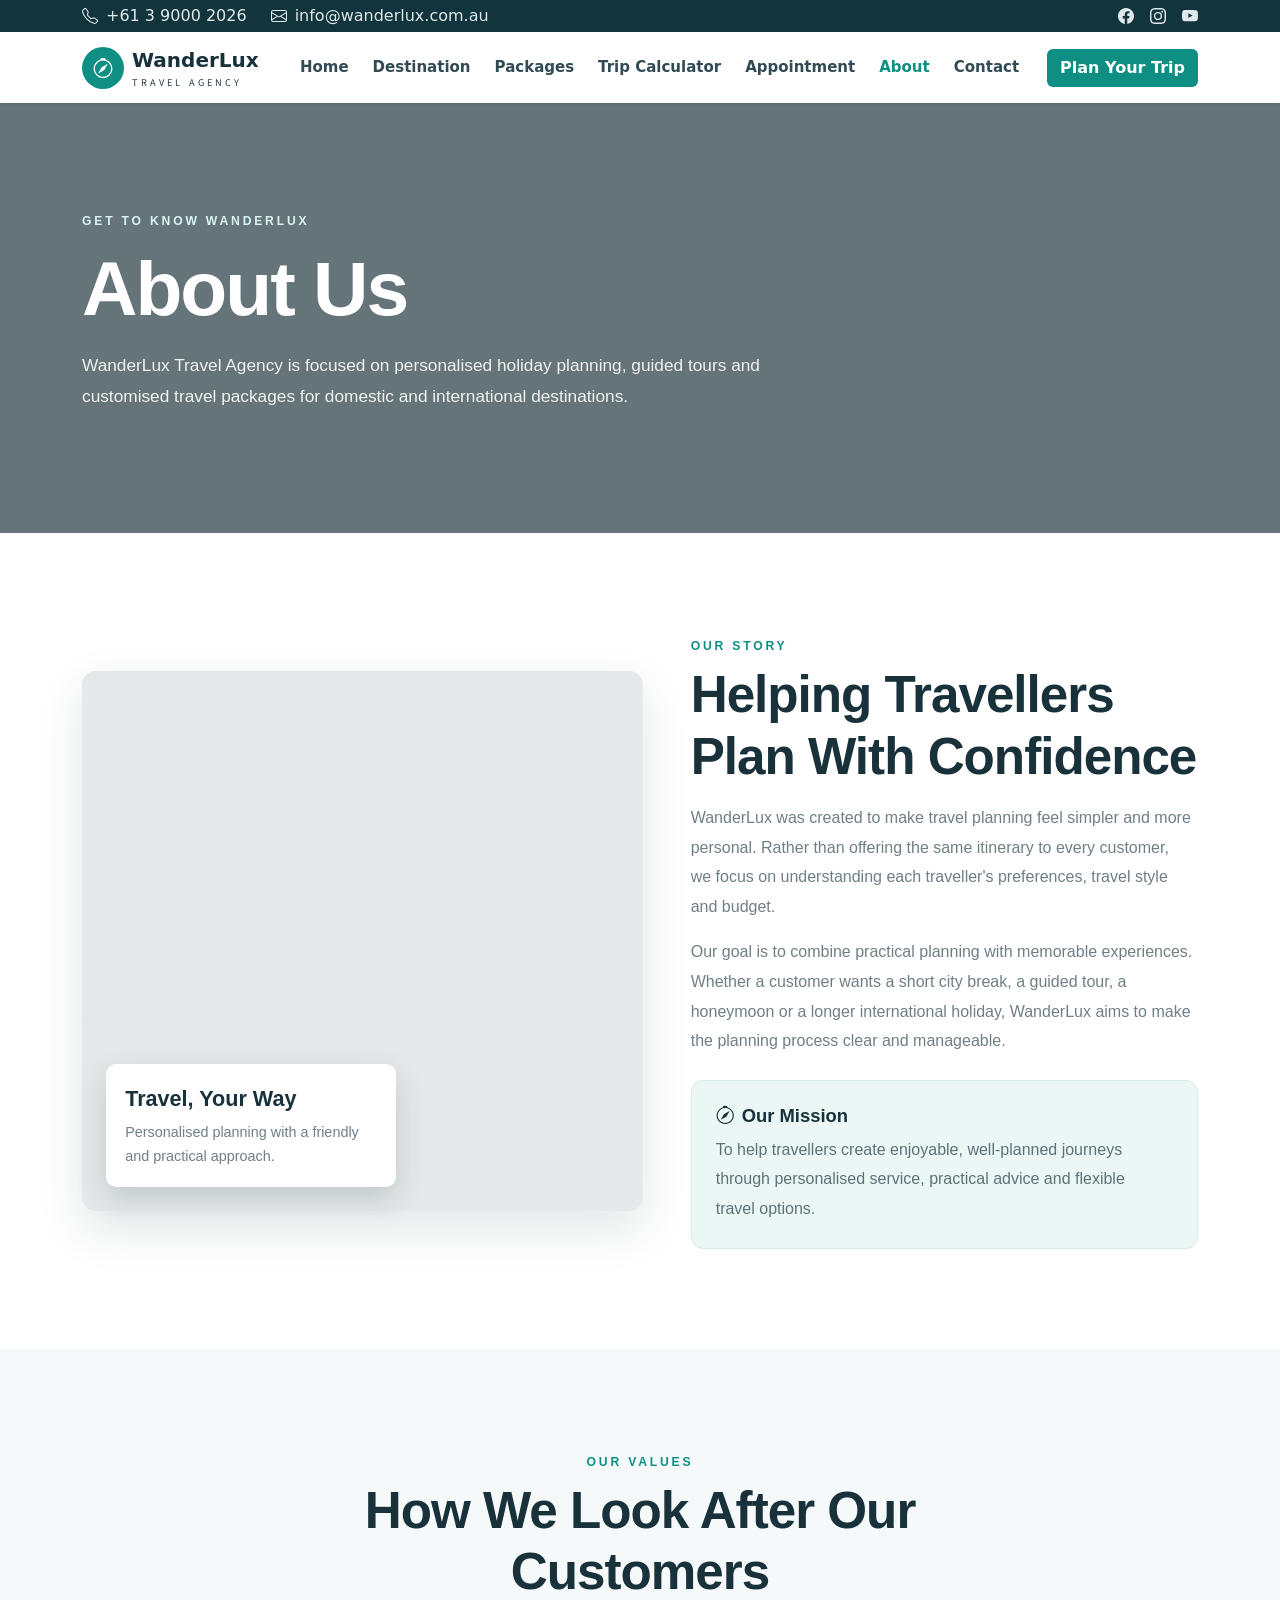
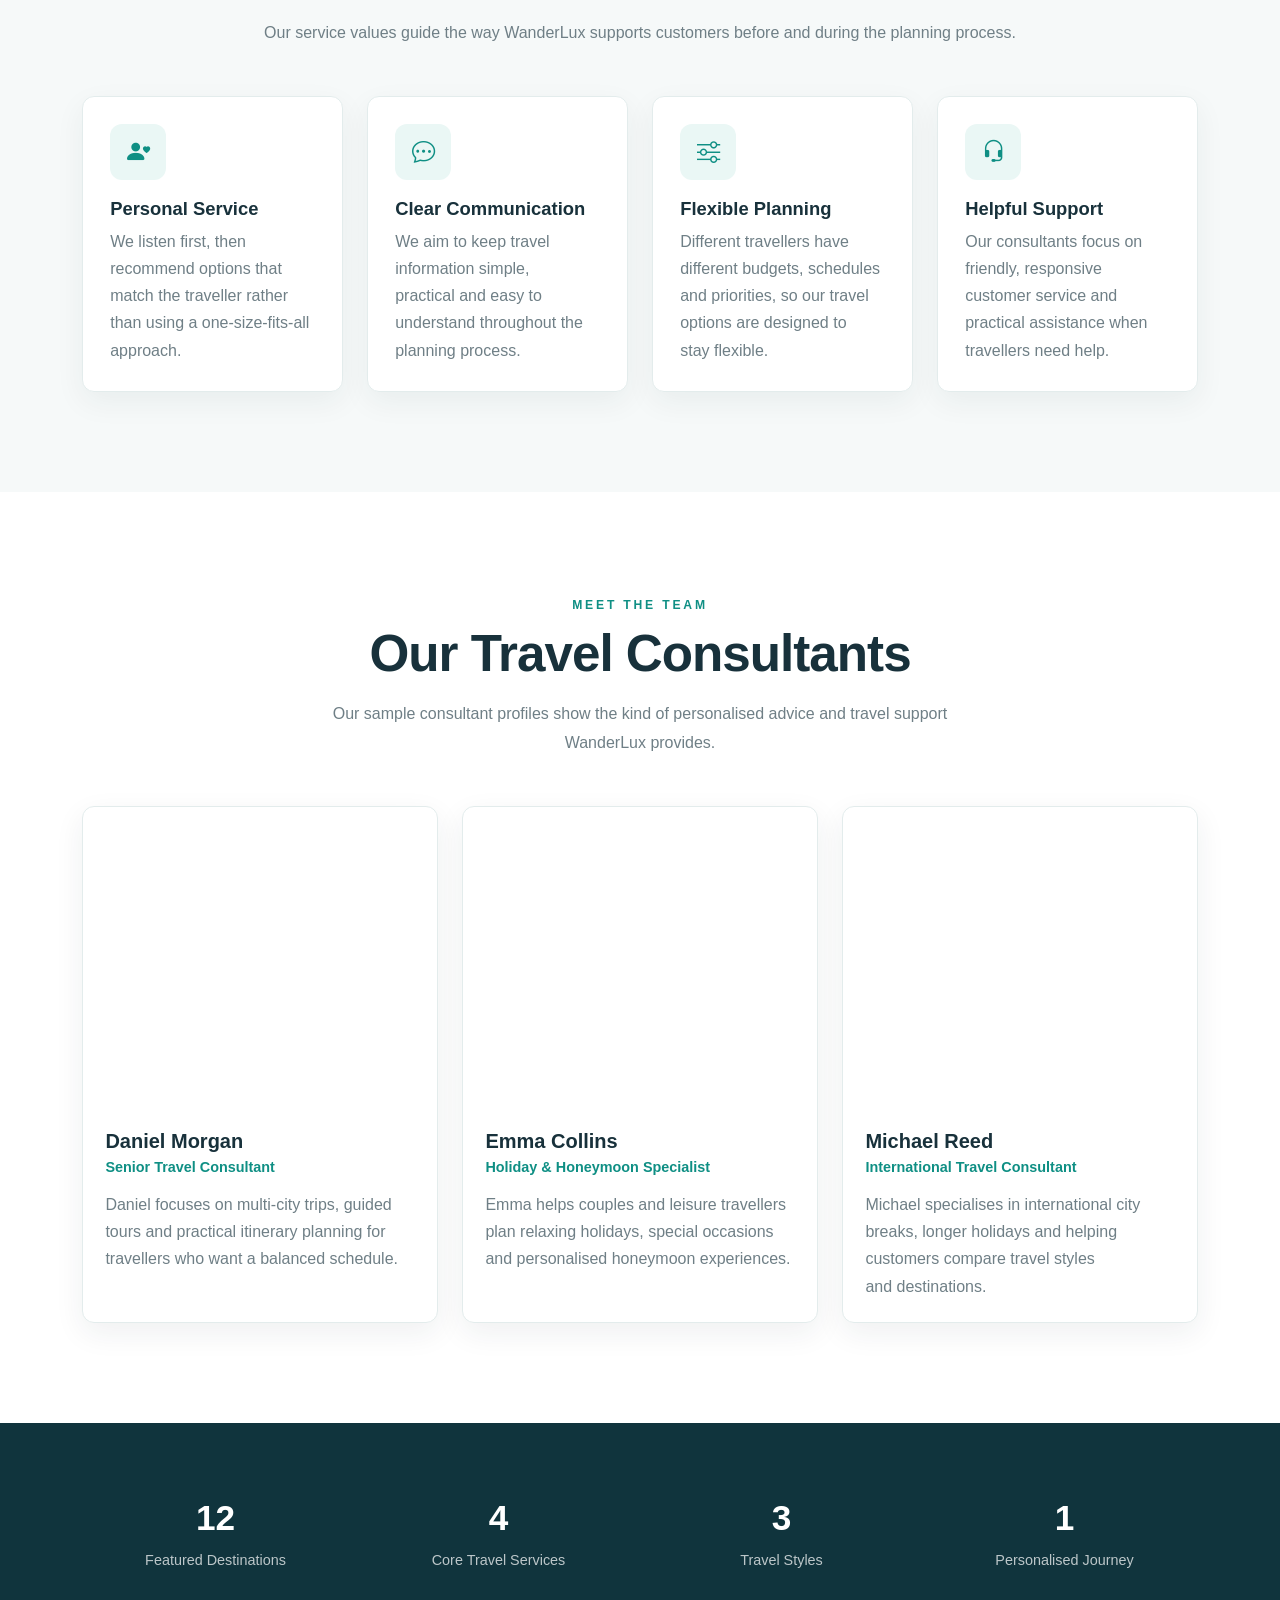
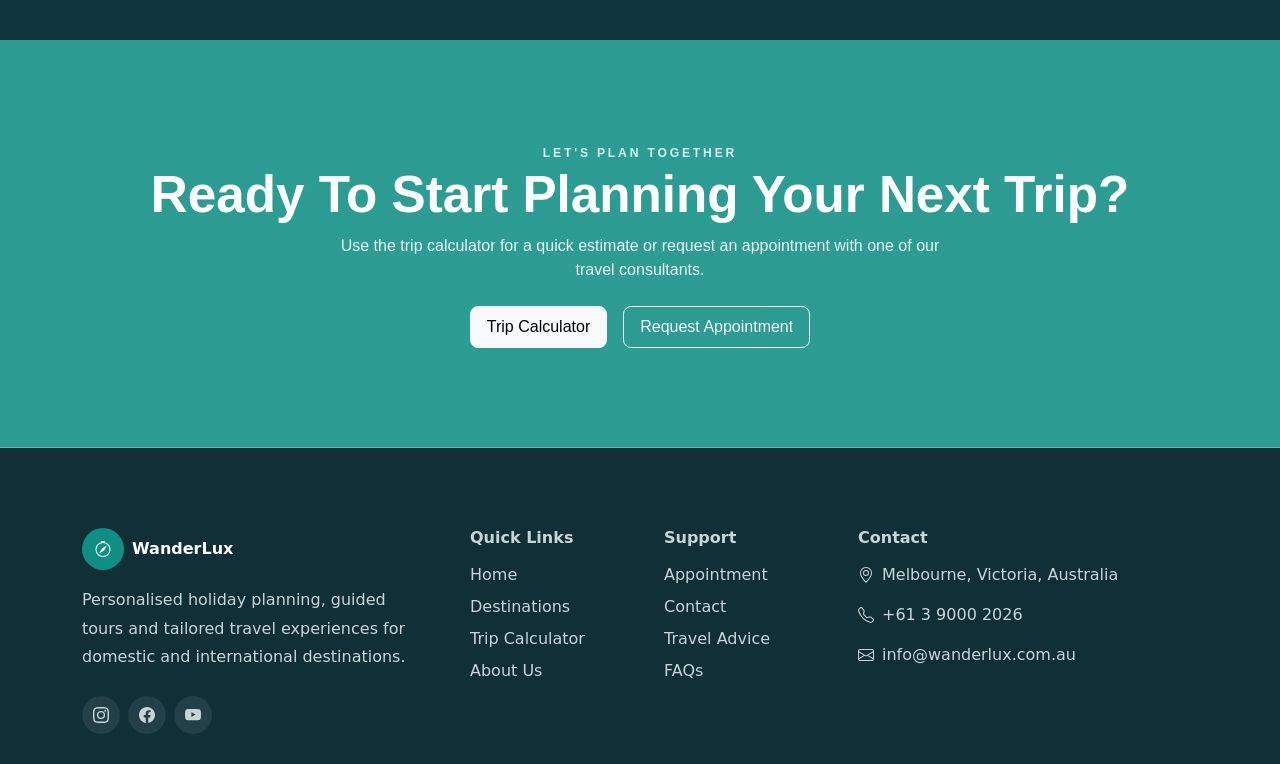
<file: about.html>
<!DOCTYPE html>
<html data-bs-theme="light" lang="en">
<head>
    <meta charset="utf-8">
    <meta name="viewport" content="width=device-width, initial-scale=1.0, shrink-to-fit=no">
    <title>About WanderLux</title>
    <link rel="stylesheet" href="assets/bootstrap/css/bootstrap.min.css">
    <link rel="stylesheet" href="https://fonts.googleapis.com/css?family=Akatab&amp;display=swap">
    <link rel="stylesheet" href="assets/css/styles.css">
    <link rel="stylesheet" href="https://cdn.jsdelivr.net/npm/bootstrap-icons@1.13.1/font/bootstrap-icons.min.css">
    <link rel="stylesheet" href="assets/css/inner-pages.css">
</head>
<body>

    <div class="d-none d-lg-block pt-1 pb-1" style="background: #12343C;">
        <div class="container d-flex justify-content-between align-items-center">
            <div class="d-flex align-items-center gap-4" style="color: #DFE9EB;">
                <div class="d-flex align-items-center gap-2"><svg class="bi bi-telephone" xmlns="http://www.w3.org/2000/svg" width="1em" height="1em" fill="currentColor" viewBox="0 0 16 16">
                        <path d="M3.654 1.328a.678.678 0 0 0-1.015-.063L1.605 2.3c-.483.484-.661 1.169-.45 1.77a17.6 17.6 0 0 0 4.168 6.608 17.6 17.6 0 0 0 6.608 4.168c.601.211 1.286.033 1.77-.45l1.034-1.034a.678.678 0 0 0-.063-1.015l-2.307-1.794a.68.68 0 0 0-.58-.122l-2.19.547a1.75 1.75 0 0 1-1.657-.459L5.482 8.062a1.75 1.75 0 0 1-.46-1.657l.548-2.19a.68.68 0 0 0-.122-.58zM1.884.511a1.745 1.745 0 0 1 2.612.163L6.29 2.98c.329.423.445.974.315 1.494l-.547 2.19a.68.68 0 0 0 .178.643l2.457 2.457a.68.68 0 0 0 .644.178l2.189-.547a1.75 1.75 0 0 1 1.494.315l2.306 1.794c.829.645.905 1.87.163 2.611l-1.034 1.034c-.74.74-1.846 1.065-2.877.702a18.6 18.6 0 0 1-7.01-4.42 18.6 18.6 0 0 1-4.42-7.009c-.362-1.03-.037-2.137.703-2.877z"></path>
                    </svg>
                    <p class="mb-0">+61 3 9000 2026</p>
                </div>
                <div class="d-flex align-items-center gap-2"><svg class="bi bi-envelope" xmlns="http://www.w3.org/2000/svg" width="1em" height="1em" fill="currentColor" viewBox="0 0 16 16">
                        <path d="M0 4a2 2 0 0 1 2-2h12a2 2 0 0 1 2 2v8a2 2 0 0 1-2 2H2a2 2 0 0 1-2-2zm2-1a1 1 0 0 0-1 1v.217l7 4.2 7-4.2V4a1 1 0 0 0-1-1zm13 2.383-4.708 2.825L15 11.105zm-.034 6.876-5.64-3.471L8 9.583l-1.326-.795-5.64 3.47A1 1 0 0 0 2 13h12a1 1 0 0 0 .966-.741M1 11.105l4.708-2.897L1 5.383z"></path>
                    </svg>
                    <p class="mb-0">info@wanderlux.com.au</p>
                </div>
            </div>
            <div class="d-flex align-items-center gap-3"><svg class="bi bi-facebook" xmlns="http://www.w3.org/2000/svg" width="1em" height="1em" fill="currentColor" viewBox="0 0 16 16" style="color: #DFE9EB;">
                    <path d="M16 8.049c0-4.446-3.582-8.05-8-8.05C3.58 0-.002 3.603-.002 8.05c0 4.017 2.926 7.347 6.75 7.951v-5.625h-2.03V8.05H6.75V6.275c0-2.017 1.195-3.131 3.022-3.131.876 0 1.791.157 1.791.157v1.98h-1.009c-.993 0-1.303.621-1.303 1.258v1.51h2.218l-.354 2.326H9.25V16c3.824-.604 6.75-3.934 6.75-7.951"></path>
                </svg><svg class="bi bi-instagram" xmlns="http://www.w3.org/2000/svg" width="1em" height="1em" fill="currentColor" viewBox="0 0 16 16" style="color: #DFE9EB;">
                    <path d="M8 0C5.829 0 5.556.01 4.703.048 3.85.088 3.269.222 2.76.42a3.9 3.9 0 0 0-1.417.923A3.9 3.9 0 0 0 .42 2.76C.222 3.268.087 3.85.048 4.7.01 5.555 0 5.827 0 8.001c0 2.172.01 2.444.048 3.297.04.852.174 1.433.372 1.942.205.526.478.972.923 1.417.444.445.89.719 1.416.923.51.198 1.09.333 1.942.372C5.555 15.99 5.827 16 8 16s2.444-.01 3.298-.048c.851-.04 1.434-.174 1.943-.372a3.9 3.9 0 0 0 1.416-.923c.445-.445.718-.891.923-1.417.197-.509.332-1.09.372-1.942C15.99 10.445 16 10.173 16 8s-.01-2.445-.048-3.299c-.04-.851-.175-1.433-.372-1.941a3.9 3.9 0 0 0-.923-1.417A3.9 3.9 0 0 0 13.24.42c-.51-.198-1.092-.333-1.943-.372C10.443.01 10.172 0 7.998 0zm-.717 1.442h.718c2.136 0 2.389.007 3.232.046.78.035 1.204.166 1.486.275.373.145.64.319.92.599s.453.546.598.92c.11.281.24.705.275 1.485.039.843.047 1.096.047 3.231s-.008 2.389-.047 3.232c-.035.78-.166 1.203-.275 1.485a2.5 2.5 0 0 1-.599.919c-.28.28-.546.453-.92.598-.28.11-.704.24-1.485.276-.843.038-1.096.047-3.232.047s-2.39-.009-3.233-.047c-.78-.036-1.203-.166-1.485-.276a2.5 2.5 0 0 1-.92-.598 2.5 2.5 0 0 1-.6-.92c-.109-.281-.24-.705-.275-1.485-.038-.843-.046-1.096-.046-3.233s.008-2.388.046-3.231c.036-.78.166-1.204.276-1.486.145-.373.319-.64.599-.92s.546-.453.92-.598c.282-.11.705-.24 1.485-.276.738-.034 1.024-.044 2.515-.045zm4.988 1.328a.96.96 0 1 0 0 1.92.96.96 0 0 0 0-1.92m-4.27 1.122a4.109 4.109 0 1 0 0 8.217 4.109 4.109 0 0 0 0-8.217m0 1.441a2.667 2.667 0 1 1 0 5.334 2.667 2.667 0 0 1 0-5.334"></path>
                </svg><svg class="bi bi-youtube" xmlns="http://www.w3.org/2000/svg" width="1em" height="1em" fill="currentColor" viewBox="0 0 16 16" style="color: #DFE9EB;">
                    <path d="M8.051 1.999h.089c.822.003 4.987.033 6.11.335a2.01 2.01 0 0 1 1.415 1.42c.101.38.172.883.22 1.402l.01.104.022.26.008.104c.065.914.073 1.77.074 1.957v.075c-.001.194-.01 1.108-.082 2.06l-.008.105-.009.104c-.05.572-.124 1.14-.235 1.558a2.01 2.01 0 0 1-1.415 1.42c-1.16.312-5.569.334-6.18.335h-.142c-.309 0-1.587-.006-2.927-.052l-.17-.006-.087-.004-.171-.007-.171-.007c-1.11-.049-2.167-.128-2.654-.26a2.01 2.01 0 0 1-1.415-1.419c-.111-.417-.185-.986-.235-1.558L.09 9.82l-.008-.104A31 31 0 0 1 0 7.68v-.123c.002-.215.01-.958.064-1.778l.007-.103.003-.052.008-.104.022-.26.01-.104c.048-.519.119-1.023.22-1.402a2.01 2.01 0 0 1 1.415-1.42c.487-.13 1.544-.21 2.654-.26l.17-.007.172-.006.086-.003.171-.007A100 100 0 0 1 7.858 2zM6.4 5.209v4.818l4.157-2.408z"></path>
                </svg></div>
        </div>
    </div>
    <nav class="navbar navbar-expand-lg sticky-top bg-body shadow-sm">
        <div class="container"><a class="navbar-brand text-decoration-none d-flex align-items-center gap-2" href="index.html" style="color: #18313B;"><span class="d-flex justify-content-center align-items-center brand-mark" style="background: #0F8F84;"><br><svg class="bi bi-compass" xmlns="http://www.w3.org/2000/svg" width="1em" height="1em" fill="currentColor" viewBox="0 0 16 16" style="color: #FFFFFF;">
                        <path d="M8 16.016a7.5 7.5 0 0 0 1.962-14.74A1 1 0 0 0 9 0H7a1 1 0 0 0-.962 1.276A7.5 7.5 0 0 0 8 16.016m6.5-7.5a6.5 6.5 0 1 1-13 0 6.5 6.5 0 0 1 13 0"></path>
                        <path d="m6.94 7.44 4.95-2.83-2.83 4.95-4.949 2.83 2.828-4.95z"></path>
                    </svg></span><span class="d-flex flex-column" style="color: #18313B;"><strong>WanderLux</strong><small style="font-size: 10PX;font-family: Akatab, sans-serif;" class="brand-subtitle">TRAVEL AGENCY</small></span><br></a><button class="navbar-toggler" data-bs-toggle="collapse" data-bs-target="#navcol-1"><span class="visually-hidden">Toggle navigation</span><span class="navbar-toggler-icon"></span></button>
            <div class="collapse navbar-collapse pt-3 pt-lg-0 pb-1 pb-lg-0" id="navcol-1">
                <ul class="navbar-nav d-flex align-items-lg-center ms-auto">
                    <li class="nav-item"><a class="nav-link ms-1 me-1 nav-menu-link" href="index.html">Home</a></li>
                    <li class="nav-item"><a class="nav-link ms-1 me-1 nav-menu-link" href="destinations.html">Destination</a></li>
                    <li class="nav-item"><a class="nav-link ms-1 me-1 nav-menu-link" href="destinations.html#packages">Packages</a></li>
                    <li class="nav-item"><a class="nav-link ms-1 me-1 nav-menu-link" href="calculator.html">Trip Calculator</a></li>
                    <li class="nav-item"><a class="nav-link ms-1 me-1 nav-menu-link" href="appointment.html">Appointment</a></li>
                    <li class="nav-item"><a class="nav-link active ms-1 me-1 nav-menu-link" href="about.html">About</a></li>
                    <li class="nav-item"><a class="nav-link ms-1 me-1 nav-menu-link" href="contact.html">Contact</a></li>
                </ul><button class="btn ms-lg-3 mt-3 mt-lg-0 nav-plan-btn" type="button" style="background: #0F8F84;color: #FFFFFF;font-weight: bold;">Plan Your Trip</button>
            </div>
        </div>
    </nav>
    
<div class="inner-page-scope">
<main class="about-page" id="main-content">
<section class="inner-hero">
<div class="container">
<span class="eyebrow">GET TO KNOW WANDERLUX</span>
<h1>About Us</h1>
<p>WanderLux Travel Agency is focused on personalised holiday planning, guided tours and customised travel packages for domestic and international destinations.</p>
</div>
</section>
<section class="section-pad">
<div class="container">
<div class="about-story-grid">
<div class="about-story-image reveal">
<div class="about-story-card">
<strong>Travel, Your Way</strong>
<span>Personalised planning with a friendly and practical approach.</span>
</div>
</div>
<div class="about-copy reveal">
<span class="eyebrow dark">OUR STORY</span>
<h2 class="section-title">Helping Travellers Plan With Confidence</h2>
<p>WanderLux was created to make travel planning feel simpler and more personal. Rather than offering the same itinerary to every customer, we focus on understanding each traveller's preferences, travel style and budget.</p>
<p>Our goal is to combine practical planning with memorable experiences. Whether a customer wants a short city break, a guided tour, a honeymoon or a longer international holiday, WanderLux aims to make the planning process clear and manageable.</p>
<div class="mission-card mt-4">
<h3><i class="bi bi-compass me-2"></i>Our Mission</h3>
<p>To help travellers create enjoyable, well-planned journeys through personalised service, practical advice and flexible travel options.</p>
</div>
</div>
</div>
</div>
</section>
<section class="section-pad bg-soft">
<div class="container">
<div class="section-heading text-center reveal">
<span class="eyebrow dark">OUR VALUES</span>
<h2>How We Look After Our Customers</h2>
<p>Our service values guide the way WanderLux supports customers before and during the planning process.</p>
</div>
<div class="row g-4">
<div class="col-md-6 col-xl-3 reveal">
<article class="value-card">
<div class="value-icon"><i class="bi bi-person-heart"></i></div>
<h3>Personal Service</h3>
<p>We listen first, then recommend options that match the traveller rather than using a one-size-fits-all approach.</p>
</article>
</div>
<div class="col-md-6 col-xl-3 reveal">
<article class="value-card">
<div class="value-icon"><i class="bi bi-chat-dots"></i></div>
<h3>Clear Communication</h3>
<p>We aim to keep travel information simple, practical and easy to understand throughout the planning process.</p>
</article>
</div>
<div class="col-md-6 col-xl-3 reveal">
<article class="value-card">
<div class="value-icon"><i class="bi bi-sliders"></i></div>
<h3>Flexible Planning</h3>
<p>Different travellers have different budgets, schedules and priorities, so our travel options are designed to stay flexible.</p>
</article>
</div>
<div class="col-md-6 col-xl-3 reveal">
<article class="value-card">
<div class="value-icon"><i class="bi bi-headset"></i></div>
<h3>Helpful Support</h3>
<p>Our consultants focus on friendly, responsive customer service and practical assistance when travellers need help.</p>
</article>
</div>
</div>
</div>
</section>
<section class="section-pad">
<div class="container">
<div class="section-heading text-center reveal">
<span class="eyebrow dark">MEET THE TEAM</span>
<h2>Our Travel Consultants</h2>
<p>Our sample consultant profiles show the kind of personalised advice and travel support WanderLux provides.</p>
</div>
<div class="row g-4">
<div class="col-md-6 col-lg-4 reveal">
<article class="consultant-card">
<div aria-label="Travel consultant portrait" class="consultant-photo consultant-one" role="img"></div>
<div class="card-body">
<h3>Daniel Morgan</h3>
<div class="consultant-role">Senior Travel Consultant</div>
<p>Daniel focuses on multi-city trips, guided tours and practical itinerary planning for travellers who want a balanced schedule.</p>
</div>
</article>
</div>
<div class="col-md-6 col-lg-4 reveal">
<article class="consultant-card">
<div aria-label="Travel consultant portrait" class="consultant-photo consultant-two" role="img"></div>
<div class="card-body">
<h3>Emma Collins</h3>
<div class="consultant-role">Holiday &amp; Honeymoon Specialist</div>
<p>Emma helps couples and leisure travellers plan relaxing holidays, special occasions and personalised honeymoon experiences.</p>
</div>
</article>
</div>
<div class="col-md-6 col-lg-4 reveal">
<article class="consultant-card">
<div aria-label="Travel consultant portrait" class="consultant-photo consultant-three" role="img"></div>
<div class="card-body">
<h3>Michael Reed</h3>
<div class="consultant-role">International Travel Consultant</div>
<p>Michael specialises in international city breaks, longer holidays and helping customers compare travel styles and destinations.</p>
</div>
</article>
</div>
</div>
</div>
</section>
<section class="about-stats py-5">
<div class="container">
<div class="row g-3">
<div class="col-6 col-lg-3">
<div class="stat-box">
<span class="stat-number">12</span>
<span class="stat-label">Featured Destinations</span>
</div>
</div>
<div class="col-6 col-lg-3">
<div class="stat-box">
<span class="stat-number">4</span>
<span class="stat-label">Core Travel Services</span>
</div>
</div>
<div class="col-6 col-lg-3">
<div class="stat-box">
<span class="stat-number">3</span>
<span class="stat-label">Travel Styles</span>
</div>
</div>
<div class="col-6 col-lg-3">
<div class="stat-box">
<span class="stat-number">1</span>
<span class="stat-label">Personalised Journey</span>
</div>
</div>
</div>
</div>
</section>
<section class="section-pad about-cta text-center">
<div class="container reveal">
<span class="eyebrow">LET'S PLAN TOGETHER</span>
<h2>Ready To Start Planning Your Next Trip?</h2>
<p>Use the trip calculator for a quick estimate or request an appointment with one of our travel consultants.</p>
<div class="d-flex flex-wrap justify-content-center gap-3 mt-4">
<a class="btn btn-light btn-lg" href="calculator.html">Trip Calculator</a>
<a class="btn btn-outline-light btn-lg" href="appointment.html">Request Appointment</a>
</div>
</div>
</section>
</main>
</div>
<footer style="background: #102F37;color: #C7D5D8;padding-top: 80px;padding-bottom: 30px;">
        <div class="container">
            <div class="row gx-5 gy-5">
                <div class="col-12 col-lg-4">
                    <div class="d-flex align-items-center gap-2 mb-3"><span class="d-flex justify-content-center align-items-center brand-mark" style="background: #0F8F84;"><br><svg class="bi bi-compass" xmlns="http://www.w3.org/2000/svg" width="1em" height="1em" fill="currentColor" viewBox="0 0 16 16" style="color: #FFFFFF;">
                                <path d="M8 16.016a7.5 7.5 0 0 0 1.962-14.74A1 1 0 0 0 9 0H7a1 1 0 0 0-.962 1.276A7.5 7.5 0 0 0 8 16.016m6.5-7.5a6.5 6.5 0 1 1-13 0 6.5 6.5 0 0 1 13 0"></path>
                                <path d="m6.94 7.44 4.95-2.83-2.83 4.95-4.949 2.83 2.828-4.95z"></path>
                            </svg></span><span class="d-flex flex-column" style="color: #ffffff;"><strong>WanderLux</strong></span></div>
                    <p class="mb-4" style="color: #C7D5D8;line-height: 1.8;">Personalised holiday planning, guided tours and tailored travel experiences for domestic and international destinations.</p>
                    <div class="d-flex gap-2"><a class="d-flex justify-content-center align-items-center" href="#" style="width: 38px;height: 38px;background: rgba(255,255,255,0.08);border-radius: 50%;"><svg class="bi bi-instagram" xmlns="http://www.w3.org/2000/svg" width="1em" height="1em" fill="currentColor" viewBox="0 0 16 16" style="color: #C7D5D8;">
                                <path d="M8 0C5.829 0 5.556.01 4.703.048 3.85.088 3.269.222 2.76.42a3.9 3.9 0 0 0-1.417.923A3.9 3.9 0 0 0 .42 2.76C.222 3.268.087 3.85.048 4.7.01 5.555 0 5.827 0 8.001c0 2.172.01 2.444.048 3.297.04.852.174 1.433.372 1.942.205.526.478.972.923 1.417.444.445.89.719 1.416.923.51.198 1.09.333 1.942.372C5.555 15.99 5.827 16 8 16s2.444-.01 3.298-.048c.851-.04 1.434-.174 1.943-.372a3.9 3.9 0 0 0 1.416-.923c.445-.445.718-.891.923-1.417.197-.509.332-1.09.372-1.942C15.99 10.445 16 10.173 16 8s-.01-2.445-.048-3.299c-.04-.851-.175-1.433-.372-1.941a3.9 3.9 0 0 0-.923-1.417A3.9 3.9 0 0 0 13.24.42c-.51-.198-1.092-.333-1.943-.372C10.443.01 10.172 0 7.998 0zm-.717 1.442h.718c2.136 0 2.389.007 3.232.046.78.035 1.204.166 1.486.275.373.145.64.319.92.599s.453.546.598.92c.11.281.24.705.275 1.485.039.843.047 1.096.047 3.231s-.008 2.389-.047 3.232c-.035.78-.166 1.203-.275 1.485a2.5 2.5 0 0 1-.599.919c-.28.28-.546.453-.92.598-.28.11-.704.24-1.485.276-.843.038-1.096.047-3.232.047s-2.39-.009-3.233-.047c-.78-.036-1.203-.166-1.485-.276a2.5 2.5 0 0 1-.92-.598 2.5 2.5 0 0 1-.6-.92c-.109-.281-.24-.705-.275-1.485-.038-.843-.046-1.096-.046-3.233s.008-2.388.046-3.231c.036-.78.166-1.204.276-1.486.145-.373.319-.64.599-.92s.546-.453.92-.598c.282-.11.705-.24 1.485-.276.738-.034 1.024-.044 2.515-.045zm4.988 1.328a.96.96 0 1 0 0 1.92.96.96 0 0 0 0-1.92m-4.27 1.122a4.109 4.109 0 1 0 0 8.217 4.109 4.109 0 0 0 0-8.217m0 1.441a2.667 2.667 0 1 1 0 5.334 2.667 2.667 0 0 1 0-5.334"></path>
                            </svg></a><a class="d-flex justify-content-center align-items-center" href="#" style="width: 38px;height: 38px;background: rgba(255,255,255,0.08);border-radius: 50%;"><svg class="bi bi-facebook" xmlns="http://www.w3.org/2000/svg" width="1em" height="1em" fill="currentColor" viewBox="0 0 16 16" style="color: #C7D5D8;">
                                <path d="M16 8.049c0-4.446-3.582-8.05-8-8.05C3.58 0-.002 3.603-.002 8.05c0 4.017 2.926 7.347 6.75 7.951v-5.625h-2.03V8.05H6.75V6.275c0-2.017 1.195-3.131 3.022-3.131.876 0 1.791.157 1.791.157v1.98h-1.009c-.993 0-1.303.621-1.303 1.258v1.51h2.218l-.354 2.326H9.25V16c3.824-.604 6.75-3.934 6.75-7.951"></path>
                            </svg></a><a class="d-flex justify-content-center align-items-center" href="#" style="width: 38px;height: 38px;background: rgba(255,255,255,0.08);border-radius: 50%;"><svg class="bi bi-youtube" xmlns="http://www.w3.org/2000/svg" width="1em" height="1em" fill="currentColor" viewBox="0 0 16 16" style="color: #C7D5D8;">
                                <path d="M8.051 1.999h.089c.822.003 4.987.033 6.11.335a2.01 2.01 0 0 1 1.415 1.42c.101.38.172.883.22 1.402l.01.104.022.26.008.104c.065.914.073 1.77.074 1.957v.075c-.001.194-.01 1.108-.082 2.06l-.008.105-.009.104c-.05.572-.124 1.14-.235 1.558a2.01 2.01 0 0 1-1.415 1.42c-1.16.312-5.569.334-6.18.335h-.142c-.309 0-1.587-.006-2.927-.052l-.17-.006-.087-.004-.171-.007-.171-.007c-1.11-.049-2.167-.128-2.654-.26a2.01 2.01 0 0 1-1.415-1.419c-.111-.417-.185-.986-.235-1.558L.09 9.82l-.008-.104A31 31 0 0 1 0 7.68v-.123c.002-.215.01-.958.064-1.778l.007-.103.003-.052.008-.104.022-.26.01-.104c.048-.519.119-1.023.22-1.402a2.01 2.01 0 0 1 1.415-1.42c.487-.13 1.544-.21 2.654-.26l.17-.007.172-.006.086-.003.171-.007A100 100 0 0 1 7.858 2zM6.4 5.209v4.818l4.157-2.408z"></path>
                            </svg></a></div>
                </div>
                <div class="col-6 col-lg-2">
                    <h3 class="mb-3" style="font-size: 16px;font-weight: bold;">Quick Links</h3>
                    <ul class="list-unstyled">
                        <li class="mb-2"><a class="text-decoration-none" href="index.html" style="color: #C7D5D8;">Home</a></li>
                        <li class="mb-2"><a class="text-decoration-none" href="destinations.html" style="color: #C7D5D8;">Destinations</a></li>
                        <li class="mb-2"><a class="text-decoration-none" href="calculator.html" style="color: #C7D5D8;">Trip Calculator</a></li>
                        <li><a class="text-decoration-none" href="about.html" style="color: #C7D5D8;">About Us</a></li>
                    </ul>
                </div>
                <div class="col-6 col-lg-2">
                    <h3 class="mb-3" style="font-size: 16px;font-weight: bold;">Support</h3>
                    <ul class="list-unstyled">
                        <li class="mb-2"><a class="text-decoration-none" href="appointment.html" style="color: #C7D5D8;">Appointment</a></li>
                        <li class="mb-2"><a class="text-decoration-none" href="contact.html" style="color: #C7D5D8;">Contact</a></li>
                        <li class="mb-2"><a class="text-decoration-none" href="#" style="color: #C7D5D8;">Travel Advice</a></li>
                        <li><a class="text-decoration-none" href="#" style="color: #C7D5D8;">FAQs</a></li>
                    </ul>
                </div>
                <div class="col-12 col-lg-4">
                    <h3 class="mb-3" style="font-size: 16px;font-weight: bold;">Contact</h3>
                    <div>
                        <div class="d-flex align-items-center gap-2 mb-3"><svg class="bi bi-geo-alt" xmlns="http://www.w3.org/2000/svg" width="1em" height="1em" fill="currentColor" viewBox="0 0 16 16" style="color: #C7D5D8;">
                                <path d="M12.166 8.94c-.524 1.062-1.234 2.12-1.96 3.07A32 32 0 0 1 8 14.58a32 32 0 0 1-2.206-2.57c-.726-.95-1.436-2.008-1.96-3.07C3.304 7.867 3 6.862 3 6a5 5 0 0 1 10 0c0 .862-.305 1.867-.834 2.94M8 16s6-5.686 6-10A6 6 0 0 0 2 6c0 4.314 6 10 6 10"></path>
                                <path d="M8 8a2 2 0 1 1 0-4 2 2 0 0 1 0 4m0 1a3 3 0 1 0 0-6 3 3 0 0 0 0 6"></path>
                            </svg><span style="color: #C7D5D8;">Melbourne, Victoria, Australia</span></div>
                        <div class="d-flex align-items-center gap-2 mb-3"><svg class="bi bi-telephone" xmlns="http://www.w3.org/2000/svg" width="1em" height="1em" fill="currentColor" viewBox="0 0 16 16" style="color: #C7D5D8;">
                                <path d="M3.654 1.328a.678.678 0 0 0-1.015-.063L1.605 2.3c-.483.484-.661 1.169-.45 1.77a17.6 17.6 0 0 0 4.168 6.608 17.6 17.6 0 0 0 6.608 4.168c.601.211 1.286.033 1.77-.45l1.034-1.034a.678.678 0 0 0-.063-1.015l-2.307-1.794a.68.68 0 0 0-.58-.122l-2.19.547a1.75 1.75 0 0 1-1.657-.459L5.482 8.062a1.75 1.75 0 0 1-.46-1.657l.548-2.19a.68.68 0 0 0-.122-.58zM1.884.511a1.745 1.745 0 0 1 2.612.163L6.29 2.98c.329.423.445.974.315 1.494l-.547 2.19a.68.68 0 0 0 .178.643l2.457 2.457a.68.68 0 0 0 .644.178l2.189-.547a1.75 1.75 0 0 1 1.494.315l2.306 1.794c.829.645.905 1.87.163 2.611l-1.034 1.034c-.74.74-1.846 1.065-2.877.702a18.6 18.6 0 0 1-7.01-4.42 18.6 18.6 0 0 1-4.42-7.009c-.362-1.03-.037-2.137.703-2.877z"></path>
                            </svg><span style="color: #C7D5D8;">+61 3 9000 2026</span></div>
                        <div class="d-flex align-items-center gap-2 mb-3"><svg class="bi bi-envelope" xmlns="http://www.w3.org/2000/svg" width="1em" height="1em" fill="currentColor" viewBox="0 0 16 16" style="color: #C7D5D8;">
                                <path d="M0 4a2 2 0 0 1 2-2h12a2 2 0 0 1 2 2v8a2 2 0 0 1-2 2H2a2 2 0 0 1-2-2zm2-1a1 1 0 0 0-1 1v.217l7 4.2 7-4.2V4a1 1 0 0 0-1-1zm13 2.383-4.708 2.825L15 11.105zm-.034 6.876-5.64-3.471L8 9.583l-1.326-.795-5.64 3.47A1 1 0 0 0 2 13h12a1 1 0 0 0 .966-.741M1 11.105l4.708-2.897L1 5.383z"></path>
                            </svg><span style="color: #C7D5D8;">info@wanderlux.com.au</span></div>
                    </div>
                </div>
            </div>
        </div>
    </footer>
    <script src="assets/bootstrap/js/bootstrap.min.js"></script>
    <script src="assets/js/main.js"></script>
</body>
</html>
</file>
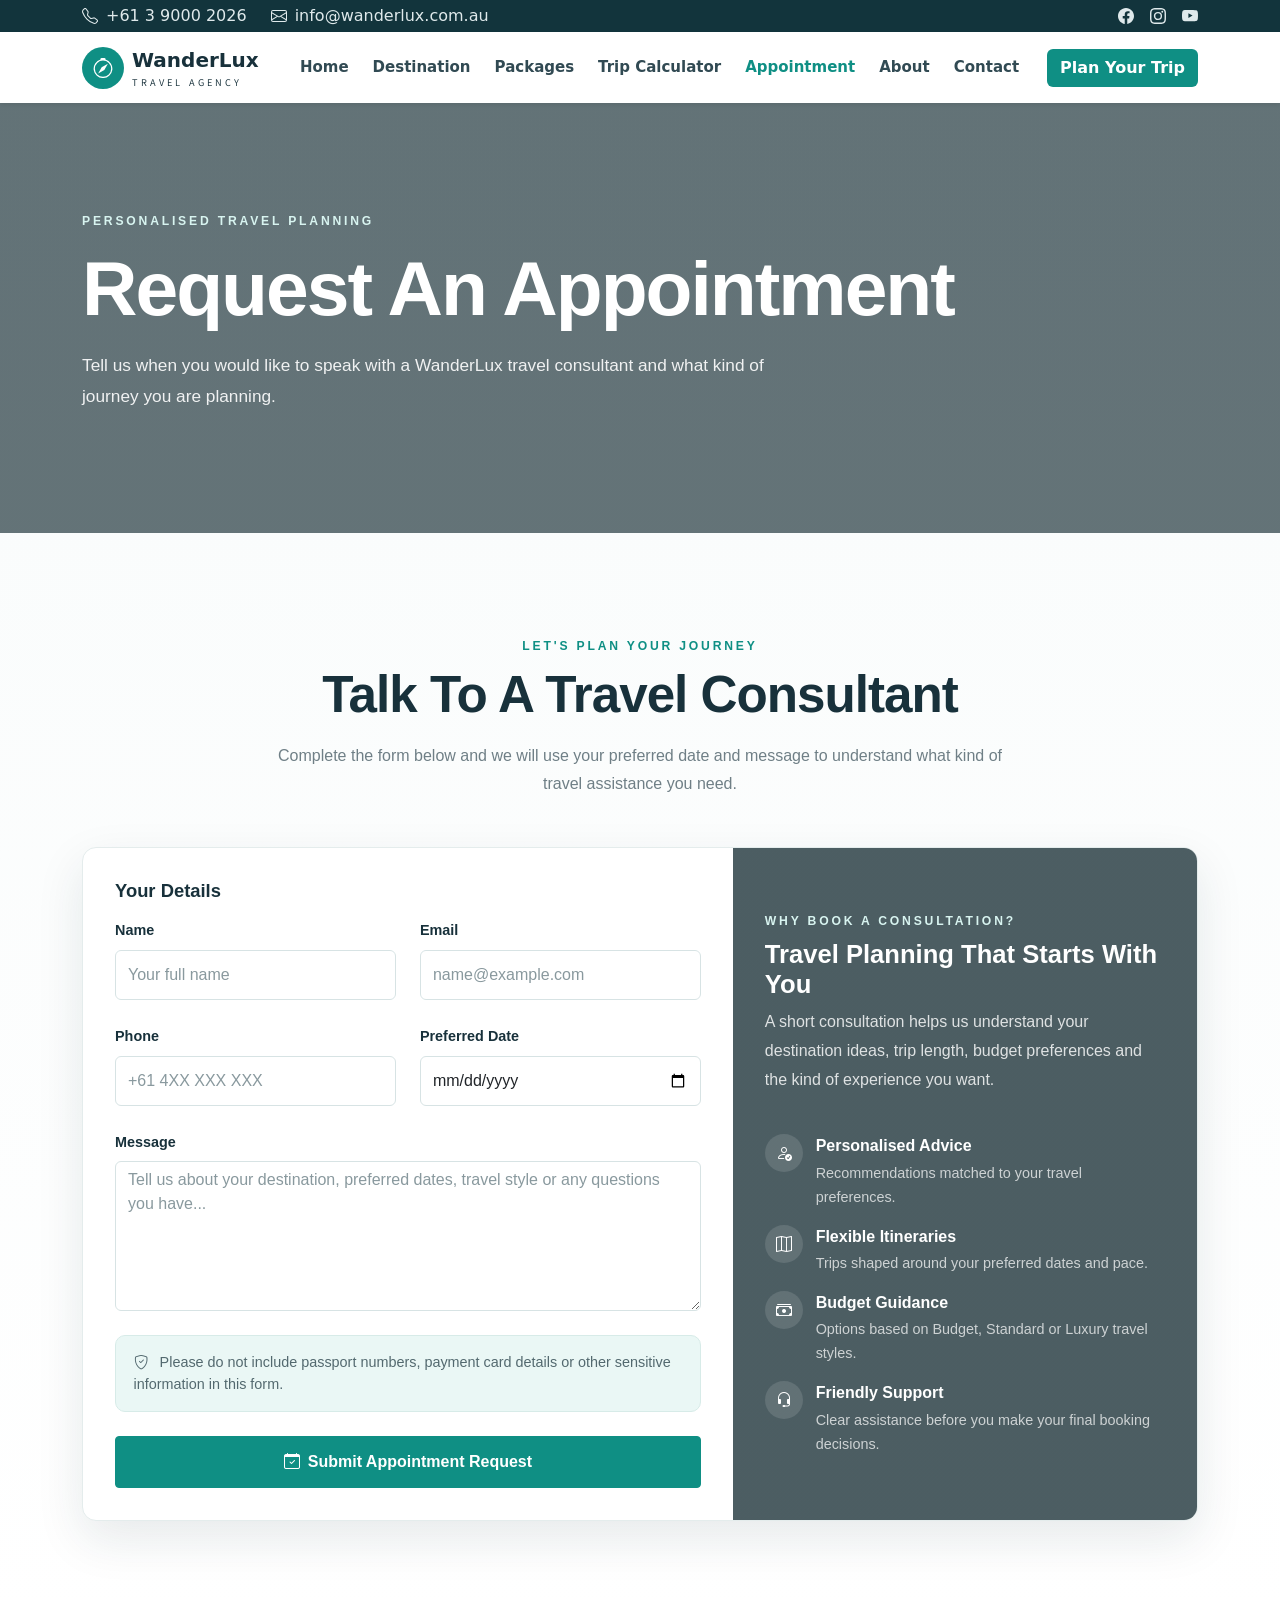
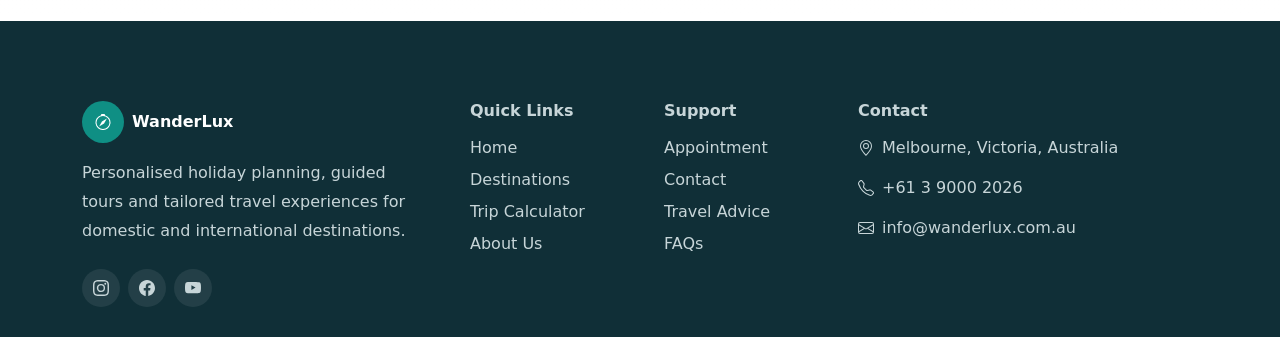
<file: appointment.html>
<!DOCTYPE html>
<html data-bs-theme="light" lang="en">
<head>
    <meta charset="utf-8">
    <meta name="viewport" content="width=device-width, initial-scale=1.0, shrink-to-fit=no">
    <title>Appointment Request | WanderLux</title>
    <link rel="stylesheet" href="assets/bootstrap/css/bootstrap.min.css">
    <link rel="stylesheet" href="https://fonts.googleapis.com/css?family=Akatab&amp;display=swap">
    <link rel="stylesheet" href="assets/css/styles.css">
    <link rel="stylesheet" href="https://cdn.jsdelivr.net/npm/bootstrap-icons@1.13.1/font/bootstrap-icons.min.css">
    <link rel="stylesheet" href="assets/css/inner-pages.css">
</head>
<body>

    <div class="d-none d-lg-block pt-1 pb-1" style="background: #12343C;">
        <div class="container d-flex justify-content-between align-items-center">
            <div class="d-flex align-items-center gap-4" style="color: #DFE9EB;">
                <div class="d-flex align-items-center gap-2"><svg class="bi bi-telephone" xmlns="http://www.w3.org/2000/svg" width="1em" height="1em" fill="currentColor" viewBox="0 0 16 16">
                        <path d="M3.654 1.328a.678.678 0 0 0-1.015-.063L1.605 2.3c-.483.484-.661 1.169-.45 1.77a17.6 17.6 0 0 0 4.168 6.608 17.6 17.6 0 0 0 6.608 4.168c.601.211 1.286.033 1.77-.45l1.034-1.034a.678.678 0 0 0-.063-1.015l-2.307-1.794a.68.68 0 0 0-.58-.122l-2.19.547a1.75 1.75 0 0 1-1.657-.459L5.482 8.062a1.75 1.75 0 0 1-.46-1.657l.548-2.19a.68.68 0 0 0-.122-.58zM1.884.511a1.745 1.745 0 0 1 2.612.163L6.29 2.98c.329.423.445.974.315 1.494l-.547 2.19a.68.68 0 0 0 .178.643l2.457 2.457a.68.68 0 0 0 .644.178l2.189-.547a1.75 1.75 0 0 1 1.494.315l2.306 1.794c.829.645.905 1.87.163 2.611l-1.034 1.034c-.74.74-1.846 1.065-2.877.702a18.6 18.6 0 0 1-7.01-4.42 18.6 18.6 0 0 1-4.42-7.009c-.362-1.03-.037-2.137.703-2.877z"></path>
                    </svg>
                    <p class="mb-0">+61 3 9000 2026</p>
                </div>
                <div class="d-flex align-items-center gap-2"><svg class="bi bi-envelope" xmlns="http://www.w3.org/2000/svg" width="1em" height="1em" fill="currentColor" viewBox="0 0 16 16">
                        <path d="M0 4a2 2 0 0 1 2-2h12a2 2 0 0 1 2 2v8a2 2 0 0 1-2 2H2a2 2 0 0 1-2-2zm2-1a1 1 0 0 0-1 1v.217l7 4.2 7-4.2V4a1 1 0 0 0-1-1zm13 2.383-4.708 2.825L15 11.105zm-.034 6.876-5.64-3.471L8 9.583l-1.326-.795-5.64 3.47A1 1 0 0 0 2 13h12a1 1 0 0 0 .966-.741M1 11.105l4.708-2.897L1 5.383z"></path>
                    </svg>
                    <p class="mb-0">info@wanderlux.com.au</p>
                </div>
            </div>
            <div class="d-flex align-items-center gap-3"><svg class="bi bi-facebook" xmlns="http://www.w3.org/2000/svg" width="1em" height="1em" fill="currentColor" viewBox="0 0 16 16" style="color: #DFE9EB;">
                    <path d="M16 8.049c0-4.446-3.582-8.05-8-8.05C3.58 0-.002 3.603-.002 8.05c0 4.017 2.926 7.347 6.75 7.951v-5.625h-2.03V8.05H6.75V6.275c0-2.017 1.195-3.131 3.022-3.131.876 0 1.791.157 1.791.157v1.98h-1.009c-.993 0-1.303.621-1.303 1.258v1.51h2.218l-.354 2.326H9.25V16c3.824-.604 6.75-3.934 6.75-7.951"></path>
                </svg><svg class="bi bi-instagram" xmlns="http://www.w3.org/2000/svg" width="1em" height="1em" fill="currentColor" viewBox="0 0 16 16" style="color: #DFE9EB;">
                    <path d="M8 0C5.829 0 5.556.01 4.703.048 3.85.088 3.269.222 2.76.42a3.9 3.9 0 0 0-1.417.923A3.9 3.9 0 0 0 .42 2.76C.222 3.268.087 3.85.048 4.7.01 5.555 0 5.827 0 8.001c0 2.172.01 2.444.048 3.297.04.852.174 1.433.372 1.942.205.526.478.972.923 1.417.444.445.89.719 1.416.923.51.198 1.09.333 1.942.372C5.555 15.99 5.827 16 8 16s2.444-.01 3.298-.048c.851-.04 1.434-.174 1.943-.372a3.9 3.9 0 0 0 1.416-.923c.445-.445.718-.891.923-1.417.197-.509.332-1.09.372-1.942C15.99 10.445 16 10.173 16 8s-.01-2.445-.048-3.299c-.04-.851-.175-1.433-.372-1.941a3.9 3.9 0 0 0-.923-1.417A3.9 3.9 0 0 0 13.24.42c-.51-.198-1.092-.333-1.943-.372C10.443.01 10.172 0 7.998 0zm-.717 1.442h.718c2.136 0 2.389.007 3.232.046.78.035 1.204.166 1.486.275.373.145.64.319.92.599s.453.546.598.92c.11.281.24.705.275 1.485.039.843.047 1.096.047 3.231s-.008 2.389-.047 3.232c-.035.78-.166 1.203-.275 1.485a2.5 2.5 0 0 1-.599.919c-.28.28-.546.453-.92.598-.28.11-.704.24-1.485.276-.843.038-1.096.047-3.232.047s-2.39-.009-3.233-.047c-.78-.036-1.203-.166-1.485-.276a2.5 2.5 0 0 1-.92-.598 2.5 2.5 0 0 1-.6-.92c-.109-.281-.24-.705-.275-1.485-.038-.843-.046-1.096-.046-3.233s.008-2.388.046-3.231c.036-.78.166-1.204.276-1.486.145-.373.319-.64.599-.92s.546-.453.92-.598c.282-.11.705-.24 1.485-.276.738-.034 1.024-.044 2.515-.045zm4.988 1.328a.96.96 0 1 0 0 1.92.96.96 0 0 0 0-1.92m-4.27 1.122a4.109 4.109 0 1 0 0 8.217 4.109 4.109 0 0 0 0-8.217m0 1.441a2.667 2.667 0 1 1 0 5.334 2.667 2.667 0 0 1 0-5.334"></path>
                </svg><svg class="bi bi-youtube" xmlns="http://www.w3.org/2000/svg" width="1em" height="1em" fill="currentColor" viewBox="0 0 16 16" style="color: #DFE9EB;">
                    <path d="M8.051 1.999h.089c.822.003 4.987.033 6.11.335a2.01 2.01 0 0 1 1.415 1.42c.101.38.172.883.22 1.402l.01.104.022.26.008.104c.065.914.073 1.77.074 1.957v.075c-.001.194-.01 1.108-.082 2.06l-.008.105-.009.104c-.05.572-.124 1.14-.235 1.558a2.01 2.01 0 0 1-1.415 1.42c-1.16.312-5.569.334-6.18.335h-.142c-.309 0-1.587-.006-2.927-.052l-.17-.006-.087-.004-.171-.007-.171-.007c-1.11-.049-2.167-.128-2.654-.26a2.01 2.01 0 0 1-1.415-1.419c-.111-.417-.185-.986-.235-1.558L.09 9.82l-.008-.104A31 31 0 0 1 0 7.68v-.123c.002-.215.01-.958.064-1.778l.007-.103.003-.052.008-.104.022-.26.01-.104c.048-.519.119-1.023.22-1.402a2.01 2.01 0 0 1 1.415-1.42c.487-.13 1.544-.21 2.654-.26l.17-.007.172-.006.086-.003.171-.007A100 100 0 0 1 7.858 2zM6.4 5.209v4.818l4.157-2.408z"></path>
                </svg></div>
        </div>
    </div>
    <nav class="navbar navbar-expand-lg sticky-top bg-body shadow-sm">
        <div class="container"><a class="navbar-brand text-decoration-none d-flex align-items-center gap-2" href="index.html" style="color: #18313B;"><span class="d-flex justify-content-center align-items-center brand-mark" style="background: #0F8F84;"><br><svg class="bi bi-compass" xmlns="http://www.w3.org/2000/svg" width="1em" height="1em" fill="currentColor" viewBox="0 0 16 16" style="color: #FFFFFF;">
                        <path d="M8 16.016a7.5 7.5 0 0 0 1.962-14.74A1 1 0 0 0 9 0H7a1 1 0 0 0-.962 1.276A7.5 7.5 0 0 0 8 16.016m6.5-7.5a6.5 6.5 0 1 1-13 0 6.5 6.5 0 0 1 13 0"></path>
                        <path d="m6.94 7.44 4.95-2.83-2.83 4.95-4.949 2.83 2.828-4.95z"></path>
                    </svg></span><span class="d-flex flex-column" style="color: #18313B;"><strong>WanderLux</strong><small style="font-size: 10PX;font-family: Akatab, sans-serif;" class="brand-subtitle">TRAVEL AGENCY</small></span><br></a><button class="navbar-toggler" data-bs-toggle="collapse" data-bs-target="#navcol-1"><span class="visually-hidden">Toggle navigation</span><span class="navbar-toggler-icon"></span></button>
            <div class="collapse navbar-collapse pt-3 pt-lg-0 pb-1 pb-lg-0" id="navcol-1">
                <ul class="navbar-nav d-flex align-items-lg-center ms-auto">
                    <li class="nav-item"><a class="nav-link ms-1 me-1 nav-menu-link" href="index.html">Home</a></li>
                    <li class="nav-item"><a class="nav-link ms-1 me-1 nav-menu-link" href="destinations.html">Destination</a></li>
                    <li class="nav-item"><a class="nav-link ms-1 me-1 nav-menu-link" href="destinations.html#packages">Packages</a></li>
                    <li class="nav-item"><a class="nav-link ms-1 me-1 nav-menu-link" href="calculator.html">Trip Calculator</a></li>
                    <li class="nav-item"><a class="nav-link active ms-1 me-1 nav-menu-link" href="appointment.html">Appointment</a></li>
                    <li class="nav-item"><a class="nav-link ms-1 me-1 nav-menu-link" href="about.html">About</a></li>
                    <li class="nav-item"><a class="nav-link ms-1 me-1 nav-menu-link" href="contact.html">Contact</a></li>
                </ul><button class="btn ms-lg-3 mt-3 mt-lg-0 nav-plan-btn" type="button" style="background: #0F8F84;color: #FFFFFF;font-weight: bold;">Plan Your Trip</button>
            </div>
        </div>
    </nav>
    
<div class="inner-page-scope">
<main class="appointment-page" id="main-content">
<section class="inner-hero">
<div class="container">
<span class="eyebrow">PERSONALISED TRAVEL PLANNING</span>
<h1>Request An Appointment</h1>
<p>Tell us when you would like to speak with a WanderLux travel consultant and what kind of journey you are planning.</p>
</div>
</section>
<section class="section-pad">
<div class="container">
<div class="section-heading text-center">
<span class="eyebrow dark">LET'S PLAN YOUR JOURNEY</span>
<h2>Talk To A Travel Consultant</h2>
<p>Complete the form below and we will use your preferred date and message to understand what kind of travel assistance you need.</p>
</div>
<div class="appointment-shell">
<div class="row g-0">
<div class="col-lg-7">
<div class="appointment-form-panel">
<div aria-live="polite" class="alert d-none appointment-alert" id="appointmentAlert" role="status"></div>
<form id="appointmentForm" action="https://formspree.io/f/xpppkjpe" method="POST" novalidate="">
<h3 class="form-section-title">Your Details</h3>
<div class="row g-4">
<div class="col-md-6">
<label class="form-label calc-label" for="appointmentName">Name</label>
<input class="form-control" id="appointmentName" name="name" placeholder="Your full name" required="" type="text"/>
<div class="invalid-feedback">Please enter your name.</div>
</div>
<div class="col-md-6">
<label class="form-label calc-label" for="appointmentEmail">Email</label>
<input class="form-control" id="appointmentEmail" name="email" placeholder="name@example.com" required="" type="email"/>
<div class="invalid-feedback">Please enter a valid email address.</div>
</div>
<div class="col-md-6">
<label class="form-label calc-label" for="appointmentPhone">Phone</label>
<input class="form-control" id="appointmentPhone" name="phone" placeholder="+61 4XX XXX XXX" required="" type="tel"/>
<div class="invalid-feedback">Please enter a valid phone number.</div>
</div>
<div class="col-md-6">
<label class="form-label calc-label" for="preferredDate">Preferred Date</label>
<input class="form-control" id="preferredDate" name="preferredDate" required="" type="date"/>
<div class="invalid-feedback">Please choose a valid future date.</div>
</div>
</div>
<div class="mt-4">
<label class="form-label calc-label" for="appointmentMessage">Message</label>
<textarea class="form-control" id="appointmentMessage" name="message" placeholder="Tell us about your destination, preferred dates, travel style or any questions you have..." required=""></textarea>
<div class="invalid-feedback">Please enter at least 10 characters.</div>
</div>
<div class="appointment-note mt-4">
<i class="bi bi-shield-check me-2"></i>
                    Please do not include passport numbers, payment card details or other sensitive information in this form.
                  </div>
<button class="btn btn-brand w-100 mt-4" type="submit">
<i class="bi bi-calendar-check me-2"></i>Submit Appointment Request
                  </button>
</form>
</div>
</div>
<div class="col-lg-5">
<aside class="appointment-side">
<span class="eyebrow">WHY BOOK A CONSULTATION?</span>
<h3 class="mt-2">Travel Planning That Starts With You</h3>
<p>A short consultation helps us understand your destination ideas, trip length, budget preferences and the kind of experience you want.</p>
<div class="appointment-points">
<div class="appointment-point">
<i class="bi bi-person-check"></i>
<div>
<strong>Personalised Advice</strong>
<span>Recommendations matched to your travel preferences.</span>
</div>
</div>
<div class="appointment-point">
<i class="bi bi-map"></i>
<div>
<strong>Flexible Itineraries</strong>
<span>Trips shaped around your preferred dates and pace.</span>
</div>
</div>
<div class="appointment-point">
<i class="bi bi-cash-stack"></i>
<div>
<strong>Budget Guidance</strong>
<span>Options based on Budget, Standard or Luxury travel styles.</span>
</div>
</div>
<div class="appointment-point">
<i class="bi bi-headset"></i>
<div>
<strong>Friendly Support</strong>
<span>Clear assistance before you make your final booking decisions.</span>
</div>
</div>
</div>
</aside>
</div>
</div>
</div>
</div>
</section>
</main>
</div>
<footer style="background: #102F37;color: #C7D5D8;padding-top: 80px;padding-bottom: 30px;">
        <div class="container">
            <div class="row gx-5 gy-5">
                <div class="col-12 col-lg-4">
                    <div class="d-flex align-items-center gap-2 mb-3"><span class="d-flex justify-content-center align-items-center brand-mark" style="background: #0F8F84;"><br><svg class="bi bi-compass" xmlns="http://www.w3.org/2000/svg" width="1em" height="1em" fill="currentColor" viewBox="0 0 16 16" style="color: #FFFFFF;">
                                <path d="M8 16.016a7.5 7.5 0 0 0 1.962-14.74A1 1 0 0 0 9 0H7a1 1 0 0 0-.962 1.276A7.5 7.5 0 0 0 8 16.016m6.5-7.5a6.5 6.5 0 1 1-13 0 6.5 6.5 0 0 1 13 0"></path>
                                <path d="m6.94 7.44 4.95-2.83-2.83 4.95-4.949 2.83 2.828-4.95z"></path>
                            </svg></span><span class="d-flex flex-column" style="color: #ffffff;"><strong>WanderLux</strong></span></div>
                    <p class="mb-4" style="color: #C7D5D8;line-height: 1.8;">Personalised holiday planning, guided tours and tailored travel experiences for domestic and international destinations.</p>
                    <div class="d-flex gap-2"><a class="d-flex justify-content-center align-items-center" href="#" style="width: 38px;height: 38px;background: rgba(255,255,255,0.08);border-radius: 50%;"><svg class="bi bi-instagram" xmlns="http://www.w3.org/2000/svg" width="1em" height="1em" fill="currentColor" viewBox="0 0 16 16" style="color: #C7D5D8;">
                                <path d="M8 0C5.829 0 5.556.01 4.703.048 3.85.088 3.269.222 2.76.42a3.9 3.9 0 0 0-1.417.923A3.9 3.9 0 0 0 .42 2.76C.222 3.268.087 3.85.048 4.7.01 5.555 0 5.827 0 8.001c0 2.172.01 2.444.048 3.297.04.852.174 1.433.372 1.942.205.526.478.972.923 1.417.444.445.89.719 1.416.923.51.198 1.09.333 1.942.372C5.555 15.99 5.827 16 8 16s2.444-.01 3.298-.048c.851-.04 1.434-.174 1.943-.372a3.9 3.9 0 0 0 1.416-.923c.445-.445.718-.891.923-1.417.197-.509.332-1.09.372-1.942C15.99 10.445 16 10.173 16 8s-.01-2.445-.048-3.299c-.04-.851-.175-1.433-.372-1.941a3.9 3.9 0 0 0-.923-1.417A3.9 3.9 0 0 0 13.24.42c-.51-.198-1.092-.333-1.943-.372C10.443.01 10.172 0 7.998 0zm-.717 1.442h.718c2.136 0 2.389.007 3.232.046.78.035 1.204.166 1.486.275.373.145.64.319.92.599s.453.546.598.92c.11.281.24.705.275 1.485.039.843.047 1.096.047 3.231s-.008 2.389-.047 3.232c-.035.78-.166 1.203-.275 1.485a2.5 2.5 0 0 1-.599.919c-.28.28-.546.453-.92.598-.28.11-.704.24-1.485.276-.843.038-1.096.047-3.232.047s-2.39-.009-3.233-.047c-.78-.036-1.203-.166-1.485-.276a2.5 2.5 0 0 1-.92-.598 2.5 2.5 0 0 1-.6-.92c-.109-.281-.24-.705-.275-1.485-.038-.843-.046-1.096-.046-3.233s.008-2.388.046-3.231c.036-.78.166-1.204.276-1.486.145-.373.319-.64.599-.92s.546-.453.92-.598c.282-.11.705-.24 1.485-.276.738-.034 1.024-.044 2.515-.045zm4.988 1.328a.96.96 0 1 0 0 1.92.96.96 0 0 0 0-1.92m-4.27 1.122a4.109 4.109 0 1 0 0 8.217 4.109 4.109 0 0 0 0-8.217m0 1.441a2.667 2.667 0 1 1 0 5.334 2.667 2.667 0 0 1 0-5.334"></path>
                            </svg></a><a class="d-flex justify-content-center align-items-center" href="#" style="width: 38px;height: 38px;background: rgba(255,255,255,0.08);border-radius: 50%;"><svg class="bi bi-facebook" xmlns="http://www.w3.org/2000/svg" width="1em" height="1em" fill="currentColor" viewBox="0 0 16 16" style="color: #C7D5D8;">
                                <path d="M16 8.049c0-4.446-3.582-8.05-8-8.05C3.58 0-.002 3.603-.002 8.05c0 4.017 2.926 7.347 6.75 7.951v-5.625h-2.03V8.05H6.75V6.275c0-2.017 1.195-3.131 3.022-3.131.876 0 1.791.157 1.791.157v1.98h-1.009c-.993 0-1.303.621-1.303 1.258v1.51h2.218l-.354 2.326H9.25V16c3.824-.604 6.75-3.934 6.75-7.951"></path>
                            </svg></a><a class="d-flex justify-content-center align-items-center" href="#" style="width: 38px;height: 38px;background: rgba(255,255,255,0.08);border-radius: 50%;"><svg class="bi bi-youtube" xmlns="http://www.w3.org/2000/svg" width="1em" height="1em" fill="currentColor" viewBox="0 0 16 16" style="color: #C7D5D8;">
                                <path d="M8.051 1.999h.089c.822.003 4.987.033 6.11.335a2.01 2.01 0 0 1 1.415 1.42c.101.38.172.883.22 1.402l.01.104.022.26.008.104c.065.914.073 1.77.074 1.957v.075c-.001.194-.01 1.108-.082 2.06l-.008.105-.009.104c-.05.572-.124 1.14-.235 1.558a2.01 2.01 0 0 1-1.415 1.42c-1.16.312-5.569.334-6.18.335h-.142c-.309 0-1.587-.006-2.927-.052l-.17-.006-.087-.004-.171-.007-.171-.007c-1.11-.049-2.167-.128-2.654-.26a2.01 2.01 0 0 1-1.415-1.419c-.111-.417-.185-.986-.235-1.558L.09 9.82l-.008-.104A31 31 0 0 1 0 7.68v-.123c.002-.215.01-.958.064-1.778l.007-.103.003-.052.008-.104.022-.26.01-.104c.048-.519.119-1.023.22-1.402a2.01 2.01 0 0 1 1.415-1.42c.487-.13 1.544-.21 2.654-.26l.17-.007.172-.006.086-.003.171-.007A100 100 0 0 1 7.858 2zM6.4 5.209v4.818l4.157-2.408z"></path>
                            </svg></a></div>
                </div>
                <div class="col-6 col-lg-2">
                    <h3 class="mb-3" style="font-size: 16px;font-weight: bold;">Quick Links</h3>
                    <ul class="list-unstyled">
                        <li class="mb-2"><a class="text-decoration-none" href="index.html" style="color: #C7D5D8;">Home</a></li>
                        <li class="mb-2"><a class="text-decoration-none" href="destinations.html" style="color: #C7D5D8;">Destinations</a></li>
                        <li class="mb-2"><a class="text-decoration-none" href="calculator.html" style="color: #C7D5D8;">Trip Calculator</a></li>
                        <li><a class="text-decoration-none" href="about.html" style="color: #C7D5D8;">About Us</a></li>
                    </ul>
                </div>
                <div class="col-6 col-lg-2">
                    <h3 class="mb-3" style="font-size: 16px;font-weight: bold;">Support</h3>
                    <ul class="list-unstyled">
                        <li class="mb-2"><a class="text-decoration-none" href="appointment.html" style="color: #C7D5D8;">Appointment</a></li>
                        <li class="mb-2"><a class="text-decoration-none" href="contact.html" style="color: #C7D5D8;">Contact</a></li>
                        <li class="mb-2"><a class="text-decoration-none" href="#" style="color: #C7D5D8;">Travel Advice</a></li>
                        <li><a class="text-decoration-none" href="#" style="color: #C7D5D8;">FAQs</a></li>
                    </ul>
                </div>
                <div class="col-12 col-lg-4">
                    <h3 class="mb-3" style="font-size: 16px;font-weight: bold;">Contact</h3>
                    <div>
                        <div class="d-flex align-items-center gap-2 mb-3"><svg class="bi bi-geo-alt" xmlns="http://www.w3.org/2000/svg" width="1em" height="1em" fill="currentColor" viewBox="0 0 16 16" style="color: #C7D5D8;">
                                <path d="M12.166 8.94c-.524 1.062-1.234 2.12-1.96 3.07A32 32 0 0 1 8 14.58a32 32 0 0 1-2.206-2.57c-.726-.95-1.436-2.008-1.96-3.07C3.304 7.867 3 6.862 3 6a5 5 0 0 1 10 0c0 .862-.305 1.867-.834 2.94M8 16s6-5.686 6-10A6 6 0 0 0 2 6c0 4.314 6 10 6 10"></path>
                                <path d="M8 8a2 2 0 1 1 0-4 2 2 0 0 1 0 4m0 1a3 3 0 1 0 0-6 3 3 0 0 0 0 6"></path>
                            </svg><span style="color: #C7D5D8;">Melbourne, Victoria, Australia</span></div>
                        <div class="d-flex align-items-center gap-2 mb-3"><svg class="bi bi-telephone" xmlns="http://www.w3.org/2000/svg" width="1em" height="1em" fill="currentColor" viewBox="0 0 16 16" style="color: #C7D5D8;">
                                <path d="M3.654 1.328a.678.678 0 0 0-1.015-.063L1.605 2.3c-.483.484-.661 1.169-.45 1.77a17.6 17.6 0 0 0 4.168 6.608 17.6 17.6 0 0 0 6.608 4.168c.601.211 1.286.033 1.77-.45l1.034-1.034a.678.678 0 0 0-.063-1.015l-2.307-1.794a.68.68 0 0 0-.58-.122l-2.19.547a1.75 1.75 0 0 1-1.657-.459L5.482 8.062a1.75 1.75 0 0 1-.46-1.657l.548-2.19a.68.68 0 0 0-.122-.58zM1.884.511a1.745 1.745 0 0 1 2.612.163L6.29 2.98c.329.423.445.974.315 1.494l-.547 2.19a.68.68 0 0 0 .178.643l2.457 2.457a.68.68 0 0 0 .644.178l2.189-.547a1.75 1.75 0 0 1 1.494.315l2.306 1.794c.829.645.905 1.87.163 2.611l-1.034 1.034c-.74.74-1.846 1.065-2.877.702a18.6 18.6 0 0 1-7.01-4.42 18.6 18.6 0 0 1-4.42-7.009c-.362-1.03-.037-2.137.703-2.877z"></path>
                            </svg><span style="color: #C7D5D8;">+61 3 9000 2026</span></div>
                        <div class="d-flex align-items-center gap-2 mb-3"><svg class="bi bi-envelope" xmlns="http://www.w3.org/2000/svg" width="1em" height="1em" fill="currentColor" viewBox="0 0 16 16" style="color: #C7D5D8;">
                                <path d="M0 4a2 2 0 0 1 2-2h12a2 2 0 0 1 2 2v8a2 2 0 0 1-2 2H2a2 2 0 0 1-2-2zm2-1a1 1 0 0 0-1 1v.217l7 4.2 7-4.2V4a1 1 0 0 0-1-1zm13 2.383-4.708 2.825L15 11.105zm-.034 6.876-5.64-3.471L8 9.583l-1.326-.795-5.64 3.47A1 1 0 0 0 2 13h12a1 1 0 0 0 .966-.741M1 11.105l4.708-2.897L1 5.383z"></path>
                            </svg><span style="color: #C7D5D8;">info@wanderlux.com.au</span></div>
                    </div>
                </div>
            </div>
        </div>
    </footer>
    <script src="assets/bootstrap/js/bootstrap.min.js"></script>
    <script src="assets/js/main.js"></script>
    <script src="assets/js/validation.js"></script>
</body>
</html>
</file>
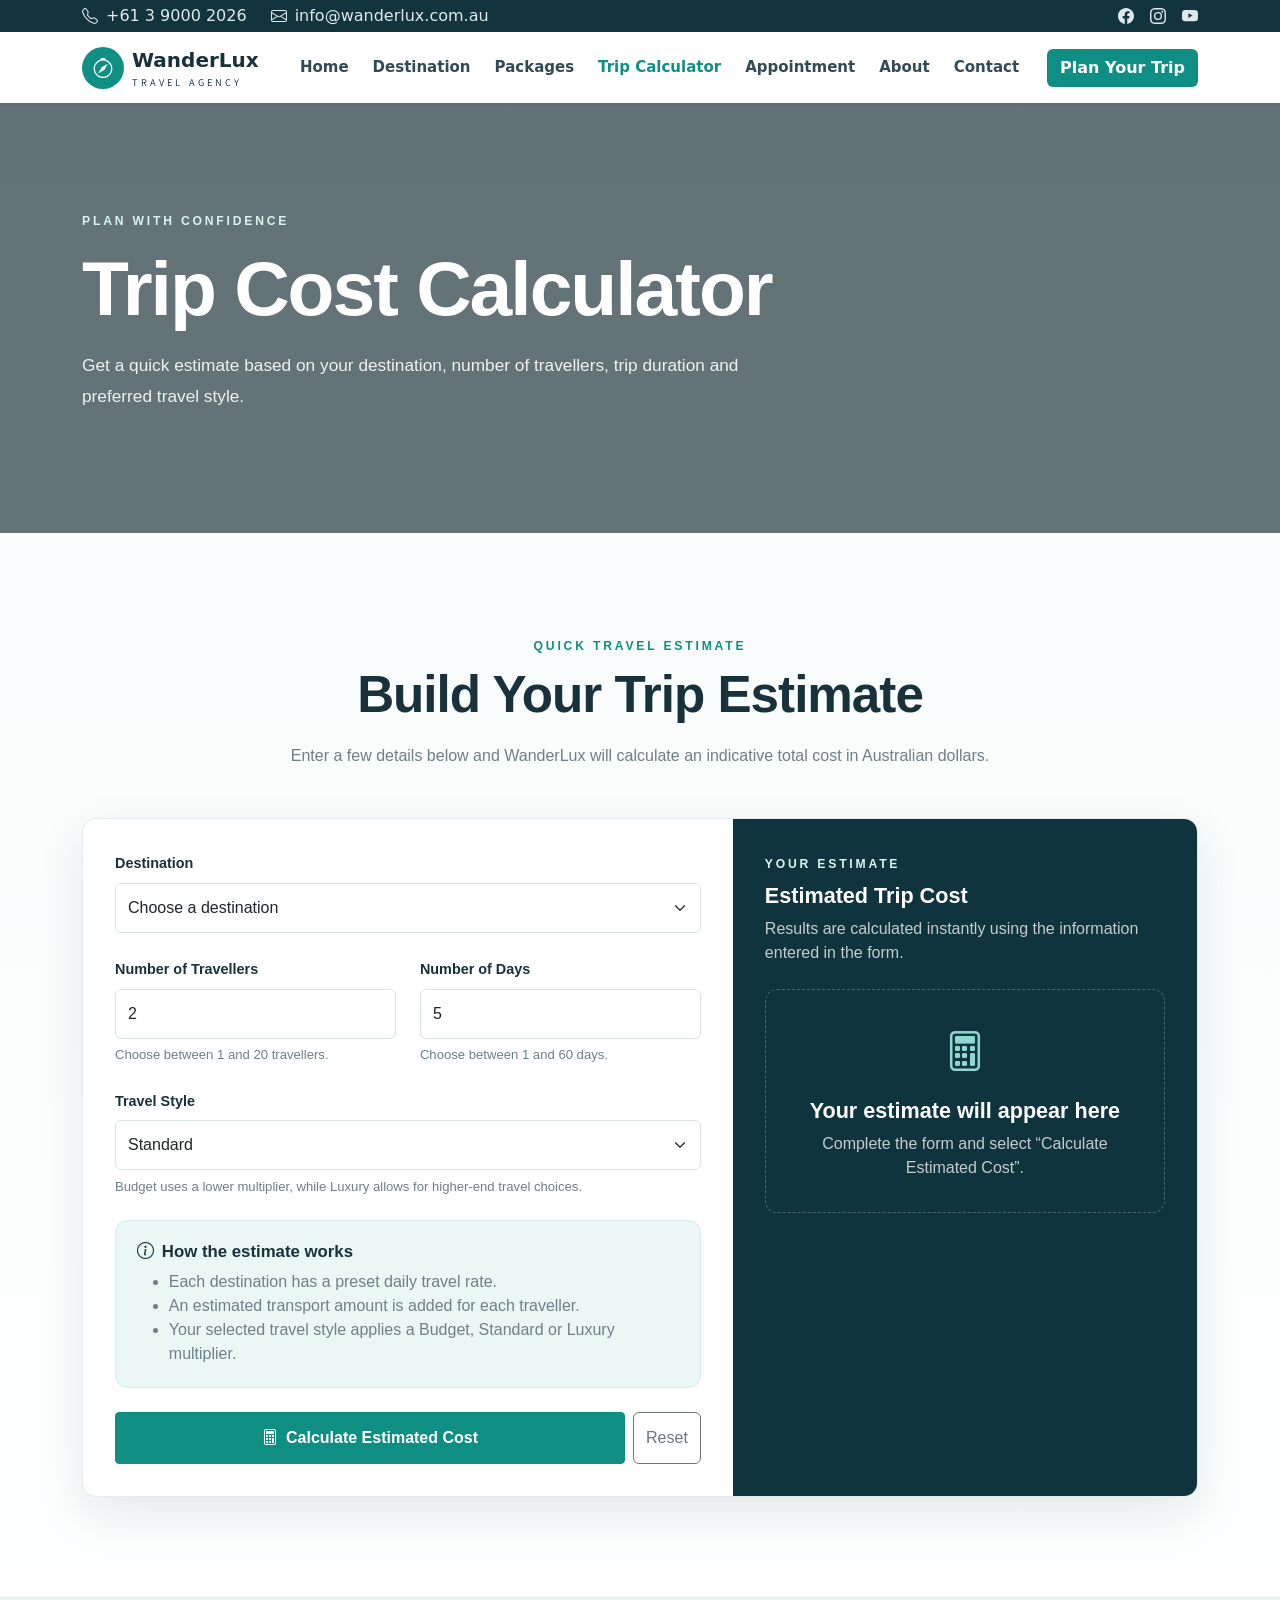
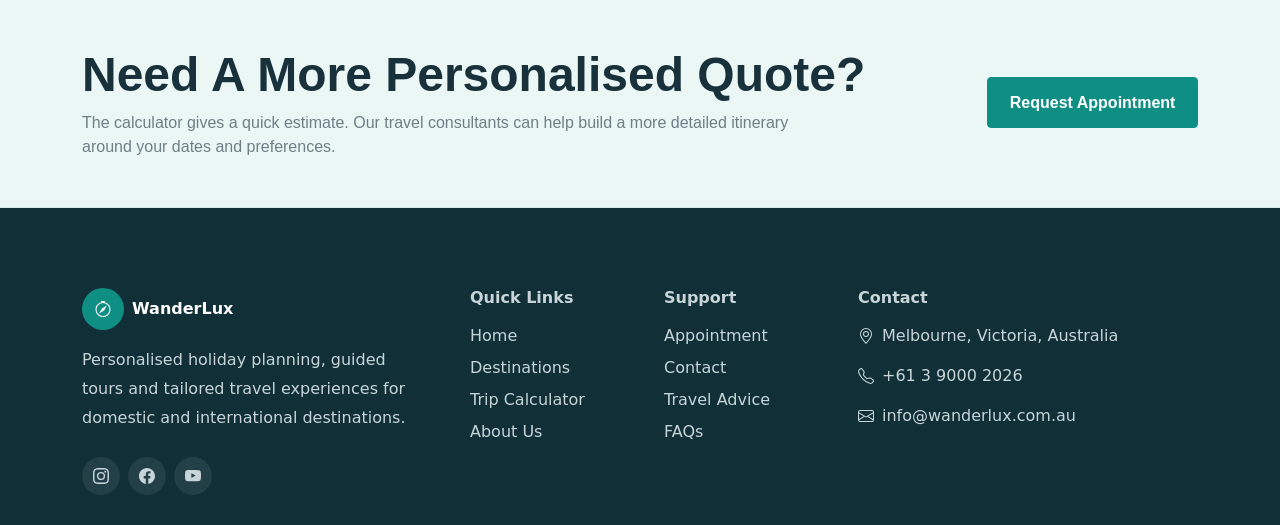
<file: calculator.html>
<!DOCTYPE html>
<html data-bs-theme="light" lang="en">
<head>
    <meta charset="utf-8">
    <meta name="viewport" content="width=device-width, initial-scale=1.0, shrink-to-fit=no">
    <title>Trip Cost Calculator | WanderLux</title>
    <link rel="stylesheet" href="assets/bootstrap/css/bootstrap.min.css">
    <link rel="stylesheet" href="https://fonts.googleapis.com/css?family=Akatab&amp;display=swap">
    <link rel="stylesheet" href="assets/css/styles.css">
    <link rel="stylesheet" href="https://cdn.jsdelivr.net/npm/bootstrap-icons@1.13.1/font/bootstrap-icons.min.css">
    <link rel="stylesheet" href="assets/css/inner-pages.css">
</head>
<body>

    <div class="d-none d-lg-block pt-1 pb-1" style="background: #12343C;">
        <div class="container d-flex justify-content-between align-items-center">
            <div class="d-flex align-items-center gap-4" style="color: #DFE9EB;">
                <div class="d-flex align-items-center gap-2"><svg class="bi bi-telephone" xmlns="http://www.w3.org/2000/svg" width="1em" height="1em" fill="currentColor" viewBox="0 0 16 16">
                        <path d="M3.654 1.328a.678.678 0 0 0-1.015-.063L1.605 2.3c-.483.484-.661 1.169-.45 1.77a17.6 17.6 0 0 0 4.168 6.608 17.6 17.6 0 0 0 6.608 4.168c.601.211 1.286.033 1.77-.45l1.034-1.034a.678.678 0 0 0-.063-1.015l-2.307-1.794a.68.68 0 0 0-.58-.122l-2.19.547a1.75 1.75 0 0 1-1.657-.459L5.482 8.062a1.75 1.75 0 0 1-.46-1.657l.548-2.19a.68.68 0 0 0-.122-.58zM1.884.511a1.745 1.745 0 0 1 2.612.163L6.29 2.98c.329.423.445.974.315 1.494l-.547 2.19a.68.68 0 0 0 .178.643l2.457 2.457a.68.68 0 0 0 .644.178l2.189-.547a1.75 1.75 0 0 1 1.494.315l2.306 1.794c.829.645.905 1.87.163 2.611l-1.034 1.034c-.74.74-1.846 1.065-2.877.702a18.6 18.6 0 0 1-7.01-4.42 18.6 18.6 0 0 1-4.42-7.009c-.362-1.03-.037-2.137.703-2.877z"></path>
                    </svg>
                    <p class="mb-0">+61 3 9000 2026</p>
                </div>
                <div class="d-flex align-items-center gap-2"><svg class="bi bi-envelope" xmlns="http://www.w3.org/2000/svg" width="1em" height="1em" fill="currentColor" viewBox="0 0 16 16">
                        <path d="M0 4a2 2 0 0 1 2-2h12a2 2 0 0 1 2 2v8a2 2 0 0 1-2 2H2a2 2 0 0 1-2-2zm2-1a1 1 0 0 0-1 1v.217l7 4.2 7-4.2V4a1 1 0 0 0-1-1zm13 2.383-4.708 2.825L15 11.105zm-.034 6.876-5.64-3.471L8 9.583l-1.326-.795-5.64 3.47A1 1 0 0 0 2 13h12a1 1 0 0 0 .966-.741M1 11.105l4.708-2.897L1 5.383z"></path>
                    </svg>
                    <p class="mb-0">info@wanderlux.com.au</p>
                </div>
            </div>
            <div class="d-flex align-items-center gap-3"><svg class="bi bi-facebook" xmlns="http://www.w3.org/2000/svg" width="1em" height="1em" fill="currentColor" viewBox="0 0 16 16" style="color: #DFE9EB;">
                    <path d="M16 8.049c0-4.446-3.582-8.05-8-8.05C3.58 0-.002 3.603-.002 8.05c0 4.017 2.926 7.347 6.75 7.951v-5.625h-2.03V8.05H6.75V6.275c0-2.017 1.195-3.131 3.022-3.131.876 0 1.791.157 1.791.157v1.98h-1.009c-.993 0-1.303.621-1.303 1.258v1.51h2.218l-.354 2.326H9.25V16c3.824-.604 6.75-3.934 6.75-7.951"></path>
                </svg><svg class="bi bi-instagram" xmlns="http://www.w3.org/2000/svg" width="1em" height="1em" fill="currentColor" viewBox="0 0 16 16" style="color: #DFE9EB;">
                    <path d="M8 0C5.829 0 5.556.01 4.703.048 3.85.088 3.269.222 2.76.42a3.9 3.9 0 0 0-1.417.923A3.9 3.9 0 0 0 .42 2.76C.222 3.268.087 3.85.048 4.7.01 5.555 0 5.827 0 8.001c0 2.172.01 2.444.048 3.297.04.852.174 1.433.372 1.942.205.526.478.972.923 1.417.444.445.89.719 1.416.923.51.198 1.09.333 1.942.372C5.555 15.99 5.827 16 8 16s2.444-.01 3.298-.048c.851-.04 1.434-.174 1.943-.372a3.9 3.9 0 0 0 1.416-.923c.445-.445.718-.891.923-1.417.197-.509.332-1.09.372-1.942C15.99 10.445 16 10.173 16 8s-.01-2.445-.048-3.299c-.04-.851-.175-1.433-.372-1.941a3.9 3.9 0 0 0-.923-1.417A3.9 3.9 0 0 0 13.24.42c-.51-.198-1.092-.333-1.943-.372C10.443.01 10.172 0 7.998 0zm-.717 1.442h.718c2.136 0 2.389.007 3.232.046.78.035 1.204.166 1.486.275.373.145.64.319.92.599s.453.546.598.92c.11.281.24.705.275 1.485.039.843.047 1.096.047 3.231s-.008 2.389-.047 3.232c-.035.78-.166 1.203-.275 1.485a2.5 2.5 0 0 1-.599.919c-.28.28-.546.453-.92.598-.28.11-.704.24-1.485.276-.843.038-1.096.047-3.232.047s-2.39-.009-3.233-.047c-.78-.036-1.203-.166-1.485-.276a2.5 2.5 0 0 1-.92-.598 2.5 2.5 0 0 1-.6-.92c-.109-.281-.24-.705-.275-1.485-.038-.843-.046-1.096-.046-3.233s.008-2.388.046-3.231c.036-.78.166-1.204.276-1.486.145-.373.319-.64.599-.92s.546-.453.92-.598c.282-.11.705-.24 1.485-.276.738-.034 1.024-.044 2.515-.045zm4.988 1.328a.96.96 0 1 0 0 1.92.96.96 0 0 0 0-1.92m-4.27 1.122a4.109 4.109 0 1 0 0 8.217 4.109 4.109 0 0 0 0-8.217m0 1.441a2.667 2.667 0 1 1 0 5.334 2.667 2.667 0 0 1 0-5.334"></path>
                </svg><svg class="bi bi-youtube" xmlns="http://www.w3.org/2000/svg" width="1em" height="1em" fill="currentColor" viewBox="0 0 16 16" style="color: #DFE9EB;">
                    <path d="M8.051 1.999h.089c.822.003 4.987.033 6.11.335a2.01 2.01 0 0 1 1.415 1.42c.101.38.172.883.22 1.402l.01.104.022.26.008.104c.065.914.073 1.77.074 1.957v.075c-.001.194-.01 1.108-.082 2.06l-.008.105-.009.104c-.05.572-.124 1.14-.235 1.558a2.01 2.01 0 0 1-1.415 1.42c-1.16.312-5.569.334-6.18.335h-.142c-.309 0-1.587-.006-2.927-.052l-.17-.006-.087-.004-.171-.007-.171-.007c-1.11-.049-2.167-.128-2.654-.26a2.01 2.01 0 0 1-1.415-1.419c-.111-.417-.185-.986-.235-1.558L.09 9.82l-.008-.104A31 31 0 0 1 0 7.68v-.123c.002-.215.01-.958.064-1.778l.007-.103.003-.052.008-.104.022-.26.01-.104c.048-.519.119-1.023.22-1.402a2.01 2.01 0 0 1 1.415-1.42c.487-.13 1.544-.21 2.654-.26l.17-.007.172-.006.086-.003.171-.007A100 100 0 0 1 7.858 2zM6.4 5.209v4.818l4.157-2.408z"></path>
                </svg></div>
        </div>
    </div>
    <nav class="navbar navbar-expand-lg sticky-top bg-body shadow-sm">
        <div class="container"><a class="navbar-brand text-decoration-none d-flex align-items-center gap-2" href="index.html" style="color: #18313B;"><span class="d-flex justify-content-center align-items-center brand-mark" style="background: #0F8F84;"><br><svg class="bi bi-compass" xmlns="http://www.w3.org/2000/svg" width="1em" height="1em" fill="currentColor" viewBox="0 0 16 16" style="color: #FFFFFF;">
                        <path d="M8 16.016a7.5 7.5 0 0 0 1.962-14.74A1 1 0 0 0 9 0H7a1 1 0 0 0-.962 1.276A7.5 7.5 0 0 0 8 16.016m6.5-7.5a6.5 6.5 0 1 1-13 0 6.5 6.5 0 0 1 13 0"></path>
                        <path d="m6.94 7.44 4.95-2.83-2.83 4.95-4.949 2.83 2.828-4.95z"></path>
                    </svg></span><span class="d-flex flex-column" style="color: #18313B;"><strong>WanderLux</strong><small style="font-size: 10PX;font-family: Akatab, sans-serif;" class="brand-subtitle">TRAVEL AGENCY</small></span><br></a><button class="navbar-toggler" data-bs-toggle="collapse" data-bs-target="#navcol-1"><span class="visually-hidden">Toggle navigation</span><span class="navbar-toggler-icon"></span></button>
            <div class="collapse navbar-collapse pt-3 pt-lg-0 pb-1 pb-lg-0" id="navcol-1">
                <ul class="navbar-nav d-flex align-items-lg-center ms-auto">
                    <li class="nav-item"><a class="nav-link ms-1 me-1 nav-menu-link" href="index.html">Home</a></li>
                    <li class="nav-item"><a class="nav-link ms-1 me-1 nav-menu-link" href="destinations.html">Destination</a></li>
                    <li class="nav-item"><a class="nav-link ms-1 me-1 nav-menu-link" href="destinations.html#packages">Packages</a></li>
                    <li class="nav-item"><a class="nav-link active ms-1 me-1 nav-menu-link" href="calculator.html">Trip Calculator</a></li>
                    <li class="nav-item"><a class="nav-link ms-1 me-1 nav-menu-link" href="appointment.html">Appointment</a></li>
                    <li class="nav-item"><a class="nav-link ms-1 me-1 nav-menu-link" href="about.html">About</a></li>
                    <li class="nav-item"><a class="nav-link ms-1 me-1 nav-menu-link" href="contact.html">Contact</a></li>
                </ul><button class="btn ms-lg-3 mt-3 mt-lg-0 nav-plan-btn" type="button" style="background: #0F8F84;color: #FFFFFF;font-weight: bold;">Plan Your Trip</button>
            </div>
        </div>
    </nav>
    
<div class="inner-page-scope">
<main class="calculator-page" id="main-content">
<section class="inner-hero">
<div class="container">
<span class="eyebrow">PLAN WITH CONFIDENCE</span>
<h1>Trip Cost Calculator</h1>
<p>Get a quick estimate based on your destination, number of travellers, trip duration and preferred travel style.</p>
</div>
</section>
<section class="section-pad">
<div class="container">
<div class="section-heading text-center">
<span class="eyebrow dark">QUICK TRAVEL ESTIMATE</span>
<h2>Build Your Trip Estimate</h2>
<p>Enter a few details below and WanderLux will calculate an indicative total cost in Australian dollars.</p>
</div>
<div class="calculator-shell">
<div class="row g-0">
<div class="col-lg-7">
<div class="calculator-form-panel">
<form id="tripCalculatorForm" novalidate="">
<div class="mb-4">
<label class="form-label calc-label" for="calcDestination">Destination</label>
<select class="form-select" id="calcDestination" required="">
<option value="">Choose a destination</option>
<option value="Bali, Indonesia">Bali, Indonesia</option>
<option value="Paris, France">Paris, France</option>
<option value="Santorini, Greece">Santorini, Greece</option>
<option value="Tokyo, Japan">Tokyo, Japan</option>
<option value="Queenstown, New Zealand">Queenstown, New Zealand</option>
<option value="Istanbul, Turkey">Istanbul, Turkey</option>
<option value="Venice, Italy">Venice, Italy</option>
<option value="Barcelona, Spain">Barcelona, Spain</option>
<option value="Vancouver, Canada">Vancouver, Canada</option>
<option value="New York, USA">New York, USA</option>
<option value="Rio de Janeiro, Brazil">Rio de Janeiro, Brazil</option>
<option value="London, England">London, England</option>
</select>
<div class="invalid-feedback">Please choose a destination.</div>
</div>
<div class="row g-4">
<div class="col-md-6">
<label class="form-label calc-label" for="calcTravellers">Number of Travellers</label>
<input class="form-control" id="calcTravellers" max="20" min="1" required="" type="number" value="2"/>
<div class="calc-help">Choose between 1 and 20 travellers.</div>
<div class="invalid-feedback">Enter a valid number of travellers.</div>
</div>
<div class="col-md-6">
<label class="form-label calc-label" for="calcDays">Number of Days</label>
<input class="form-control" id="calcDays" max="60" min="1" required="" type="number" value="5"/>
<div class="calc-help">Choose between 1 and 60 days.</div>
<div class="invalid-feedback">Enter a valid trip duration.</div>
</div>
</div>
<div class="mt-4">
<label class="form-label calc-label" for="calcStyle">Travel Style</label>
<select class="form-select" id="calcStyle">
<option value="Budget">Budget</option>
<option selected="" value="Standard">Standard</option>
<option value="Luxury">Luxury</option>
</select>
<div class="calc-help">Budget uses a lower multiplier, while Luxury allows for higher-end travel choices.</div>
</div>
<div class="rate-info mt-4">
<h3><i class="bi bi-info-circle me-2"></i>How the estimate works</h3>
<ul>
<li>Each destination has a preset daily travel rate.</li>
<li>An estimated transport amount is added for each traveller.</li>
<li>Your selected travel style applies a Budget, Standard or Luxury multiplier.</li>
</ul>
</div>
<div class="d-flex flex-column flex-sm-row gap-2 mt-4">
<button class="btn btn-brand flex-grow-1" type="submit">
<i class="bi bi-calculator me-2"></i>Calculate Estimated Cost
                    </button>
<button class="btn btn-outline-secondary" id="resetCalculator" type="button">
                      Reset
                    </button>
</div>
</form>
</div>
</div>
<div class="col-lg-5">
<aside class="calculator-result-panel">
<span class="eyebrow">YOUR ESTIMATE</span>
<h3 class="mt-2">Estimated Trip Cost</h3>
<p>Results are calculated instantly using the information entered in the form.</p>
<div aria-live="polite" id="resultContent"></div>
</aside>
</div>
</div>
</div>
</div>
</section>
<section class="plan-strip py-5">
<div class="container d-lg-flex align-items-center justify-content-between gap-4">
<div>
<h2>Need A More Personalised Quote?</h2>
<p class="mb-lg-0">The calculator gives a quick estimate. Our travel consultants can help build a more detailed itinerary around your dates and preferences.</p>
</div>
<div class="mt-3 mt-lg-0">
<a class="btn btn-brand" href="appointment.html">Request Appointment</a>
</div>
</div>
</section>
</main>
</div>
<footer style="background: #102F37;color: #C7D5D8;padding-top: 80px;padding-bottom: 30px;">
        <div class="container">
            <div class="row gx-5 gy-5">
                <div class="col-12 col-lg-4">
                    <div class="d-flex align-items-center gap-2 mb-3"><span class="d-flex justify-content-center align-items-center brand-mark" style="background: #0F8F84;"><br><svg class="bi bi-compass" xmlns="http://www.w3.org/2000/svg" width="1em" height="1em" fill="currentColor" viewBox="0 0 16 16" style="color: #FFFFFF;">
                                <path d="M8 16.016a7.5 7.5 0 0 0 1.962-14.74A1 1 0 0 0 9 0H7a1 1 0 0 0-.962 1.276A7.5 7.5 0 0 0 8 16.016m6.5-7.5a6.5 6.5 0 1 1-13 0 6.5 6.5 0 0 1 13 0"></path>
                                <path d="m6.94 7.44 4.95-2.83-2.83 4.95-4.949 2.83 2.828-4.95z"></path>
                            </svg></span><span class="d-flex flex-column" style="color: #ffffff;"><strong>WanderLux</strong></span></div>
                    <p class="mb-4" style="color: #C7D5D8;line-height: 1.8;">Personalised holiday planning, guided tours and tailored travel experiences for domestic and international destinations.</p>
                    <div class="d-flex gap-2"><a class="d-flex justify-content-center align-items-center" href="#" style="width: 38px;height: 38px;background: rgba(255,255,255,0.08);border-radius: 50%;"><svg class="bi bi-instagram" xmlns="http://www.w3.org/2000/svg" width="1em" height="1em" fill="currentColor" viewBox="0 0 16 16" style="color: #C7D5D8;">
                                <path d="M8 0C5.829 0 5.556.01 4.703.048 3.85.088 3.269.222 2.76.42a3.9 3.9 0 0 0-1.417.923A3.9 3.9 0 0 0 .42 2.76C.222 3.268.087 3.85.048 4.7.01 5.555 0 5.827 0 8.001c0 2.172.01 2.444.048 3.297.04.852.174 1.433.372 1.942.205.526.478.972.923 1.417.444.445.89.719 1.416.923.51.198 1.09.333 1.942.372C5.555 15.99 5.827 16 8 16s2.444-.01 3.298-.048c.851-.04 1.434-.174 1.943-.372a3.9 3.9 0 0 0 1.416-.923c.445-.445.718-.891.923-1.417.197-.509.332-1.09.372-1.942C15.99 10.445 16 10.173 16 8s-.01-2.445-.048-3.299c-.04-.851-.175-1.433-.372-1.941a3.9 3.9 0 0 0-.923-1.417A3.9 3.9 0 0 0 13.24.42c-.51-.198-1.092-.333-1.943-.372C10.443.01 10.172 0 7.998 0zm-.717 1.442h.718c2.136 0 2.389.007 3.232.046.78.035 1.204.166 1.486.275.373.145.64.319.92.599s.453.546.598.92c.11.281.24.705.275 1.485.039.843.047 1.096.047 3.231s-.008 2.389-.047 3.232c-.035.78-.166 1.203-.275 1.485a2.5 2.5 0 0 1-.599.919c-.28.28-.546.453-.92.598-.28.11-.704.24-1.485.276-.843.038-1.096.047-3.232.047s-2.39-.009-3.233-.047c-.78-.036-1.203-.166-1.485-.276a2.5 2.5 0 0 1-.92-.598 2.5 2.5 0 0 1-.6-.92c-.109-.281-.24-.705-.275-1.485-.038-.843-.046-1.096-.046-3.233s.008-2.388.046-3.231c.036-.78.166-1.204.276-1.486.145-.373.319-.64.599-.92s.546-.453.92-.598c.282-.11.705-.24 1.485-.276.738-.034 1.024-.044 2.515-.045zm4.988 1.328a.96.96 0 1 0 0 1.92.96.96 0 0 0 0-1.92m-4.27 1.122a4.109 4.109 0 1 0 0 8.217 4.109 4.109 0 0 0 0-8.217m0 1.441a2.667 2.667 0 1 1 0 5.334 2.667 2.667 0 0 1 0-5.334"></path>
                            </svg></a><a class="d-flex justify-content-center align-items-center" href="#" style="width: 38px;height: 38px;background: rgba(255,255,255,0.08);border-radius: 50%;"><svg class="bi bi-facebook" xmlns="http://www.w3.org/2000/svg" width="1em" height="1em" fill="currentColor" viewBox="0 0 16 16" style="color: #C7D5D8;">
                                <path d="M16 8.049c0-4.446-3.582-8.05-8-8.05C3.58 0-.002 3.603-.002 8.05c0 4.017 2.926 7.347 6.75 7.951v-5.625h-2.03V8.05H6.75V6.275c0-2.017 1.195-3.131 3.022-3.131.876 0 1.791.157 1.791.157v1.98h-1.009c-.993 0-1.303.621-1.303 1.258v1.51h2.218l-.354 2.326H9.25V16c3.824-.604 6.75-3.934 6.75-7.951"></path>
                            </svg></a><a class="d-flex justify-content-center align-items-center" href="#" style="width: 38px;height: 38px;background: rgba(255,255,255,0.08);border-radius: 50%;"><svg class="bi bi-youtube" xmlns="http://www.w3.org/2000/svg" width="1em" height="1em" fill="currentColor" viewBox="0 0 16 16" style="color: #C7D5D8;">
                                <path d="M8.051 1.999h.089c.822.003 4.987.033 6.11.335a2.01 2.01 0 0 1 1.415 1.42c.101.38.172.883.22 1.402l.01.104.022.26.008.104c.065.914.073 1.77.074 1.957v.075c-.001.194-.01 1.108-.082 2.06l-.008.105-.009.104c-.05.572-.124 1.14-.235 1.558a2.01 2.01 0 0 1-1.415 1.42c-1.16.312-5.569.334-6.18.335h-.142c-.309 0-1.587-.006-2.927-.052l-.17-.006-.087-.004-.171-.007-.171-.007c-1.11-.049-2.167-.128-2.654-.26a2.01 2.01 0 0 1-1.415-1.419c-.111-.417-.185-.986-.235-1.558L.09 9.82l-.008-.104A31 31 0 0 1 0 7.68v-.123c.002-.215.01-.958.064-1.778l.007-.103.003-.052.008-.104.022-.26.01-.104c.048-.519.119-1.023.22-1.402a2.01 2.01 0 0 1 1.415-1.42c.487-.13 1.544-.21 2.654-.26l.17-.007.172-.006.086-.003.171-.007A100 100 0 0 1 7.858 2zM6.4 5.209v4.818l4.157-2.408z"></path>
                            </svg></a></div>
                </div>
                <div class="col-6 col-lg-2">
                    <h3 class="mb-3" style="font-size: 16px;font-weight: bold;">Quick Links</h3>
                    <ul class="list-unstyled">
                        <li class="mb-2"><a class="text-decoration-none" href="index.html" style="color: #C7D5D8;">Home</a></li>
                        <li class="mb-2"><a class="text-decoration-none" href="destinations.html" style="color: #C7D5D8;">Destinations</a></li>
                        <li class="mb-2"><a class="text-decoration-none" href="calculator.html" style="color: #C7D5D8;">Trip Calculator</a></li>
                        <li><a class="text-decoration-none" href="about.html" style="color: #C7D5D8;">About Us</a></li>
                    </ul>
                </div>
                <div class="col-6 col-lg-2">
                    <h3 class="mb-3" style="font-size: 16px;font-weight: bold;">Support</h3>
                    <ul class="list-unstyled">
                        <li class="mb-2"><a class="text-decoration-none" href="appointment.html" style="color: #C7D5D8;">Appointment</a></li>
                        <li class="mb-2"><a class="text-decoration-none" href="contact.html" style="color: #C7D5D8;">Contact</a></li>
                        <li class="mb-2"><a class="text-decoration-none" href="#" style="color: #C7D5D8;">Travel Advice</a></li>
                        <li><a class="text-decoration-none" href="#" style="color: #C7D5D8;">FAQs</a></li>
                    </ul>
                </div>
                <div class="col-12 col-lg-4">
                    <h3 class="mb-3" style="font-size: 16px;font-weight: bold;">Contact</h3>
                    <div>
                        <div class="d-flex align-items-center gap-2 mb-3"><svg class="bi bi-geo-alt" xmlns="http://www.w3.org/2000/svg" width="1em" height="1em" fill="currentColor" viewBox="0 0 16 16" style="color: #C7D5D8;">
                                <path d="M12.166 8.94c-.524 1.062-1.234 2.12-1.96 3.07A32 32 0 0 1 8 14.58a32 32 0 0 1-2.206-2.57c-.726-.95-1.436-2.008-1.96-3.07C3.304 7.867 3 6.862 3 6a5 5 0 0 1 10 0c0 .862-.305 1.867-.834 2.94M8 16s6-5.686 6-10A6 6 0 0 0 2 6c0 4.314 6 10 6 10"></path>
                                <path d="M8 8a2 2 0 1 1 0-4 2 2 0 0 1 0 4m0 1a3 3 0 1 0 0-6 3 3 0 0 0 0 6"></path>
                            </svg><span style="color: #C7D5D8;">Melbourne, Victoria, Australia</span></div>
                        <div class="d-flex align-items-center gap-2 mb-3"><svg class="bi bi-telephone" xmlns="http://www.w3.org/2000/svg" width="1em" height="1em" fill="currentColor" viewBox="0 0 16 16" style="color: #C7D5D8;">
                                <path d="M3.654 1.328a.678.678 0 0 0-1.015-.063L1.605 2.3c-.483.484-.661 1.169-.45 1.77a17.6 17.6 0 0 0 4.168 6.608 17.6 17.6 0 0 0 6.608 4.168c.601.211 1.286.033 1.77-.45l1.034-1.034a.678.678 0 0 0-.063-1.015l-2.307-1.794a.68.68 0 0 0-.58-.122l-2.19.547a1.75 1.75 0 0 1-1.657-.459L5.482 8.062a1.75 1.75 0 0 1-.46-1.657l.548-2.19a.68.68 0 0 0-.122-.58zM1.884.511a1.745 1.745 0 0 1 2.612.163L6.29 2.98c.329.423.445.974.315 1.494l-.547 2.19a.68.68 0 0 0 .178.643l2.457 2.457a.68.68 0 0 0 .644.178l2.189-.547a1.75 1.75 0 0 1 1.494.315l2.306 1.794c.829.645.905 1.87.163 2.611l-1.034 1.034c-.74.74-1.846 1.065-2.877.702a18.6 18.6 0 0 1-7.01-4.42 18.6 18.6 0 0 1-4.42-7.009c-.362-1.03-.037-2.137.703-2.877z"></path>
                            </svg><span style="color: #C7D5D8;">+61 3 9000 2026</span></div>
                        <div class="d-flex align-items-center gap-2 mb-3"><svg class="bi bi-envelope" xmlns="http://www.w3.org/2000/svg" width="1em" height="1em" fill="currentColor" viewBox="0 0 16 16" style="color: #C7D5D8;">
                                <path d="M0 4a2 2 0 0 1 2-2h12a2 2 0 0 1 2 2v8a2 2 0 0 1-2 2H2a2 2 0 0 1-2-2zm2-1a1 1 0 0 0-1 1v.217l7 4.2 7-4.2V4a1 1 0 0 0-1-1zm13 2.383-4.708 2.825L15 11.105zm-.034 6.876-5.64-3.471L8 9.583l-1.326-.795-5.64 3.47A1 1 0 0 0 2 13h12a1 1 0 0 0 .966-.741M1 11.105l4.708-2.897L1 5.383z"></path>
                            </svg><span style="color: #C7D5D8;">info@wanderlux.com.au</span></div>
                    </div>
                </div>
            </div>
        </div>
    </footer>
    <script src="assets/bootstrap/js/bootstrap.min.js"></script>
    <script src="assets/js/main.js"></script>
    <script src="assets/js/calculator.js"></script>
</body>
</html>
</file>
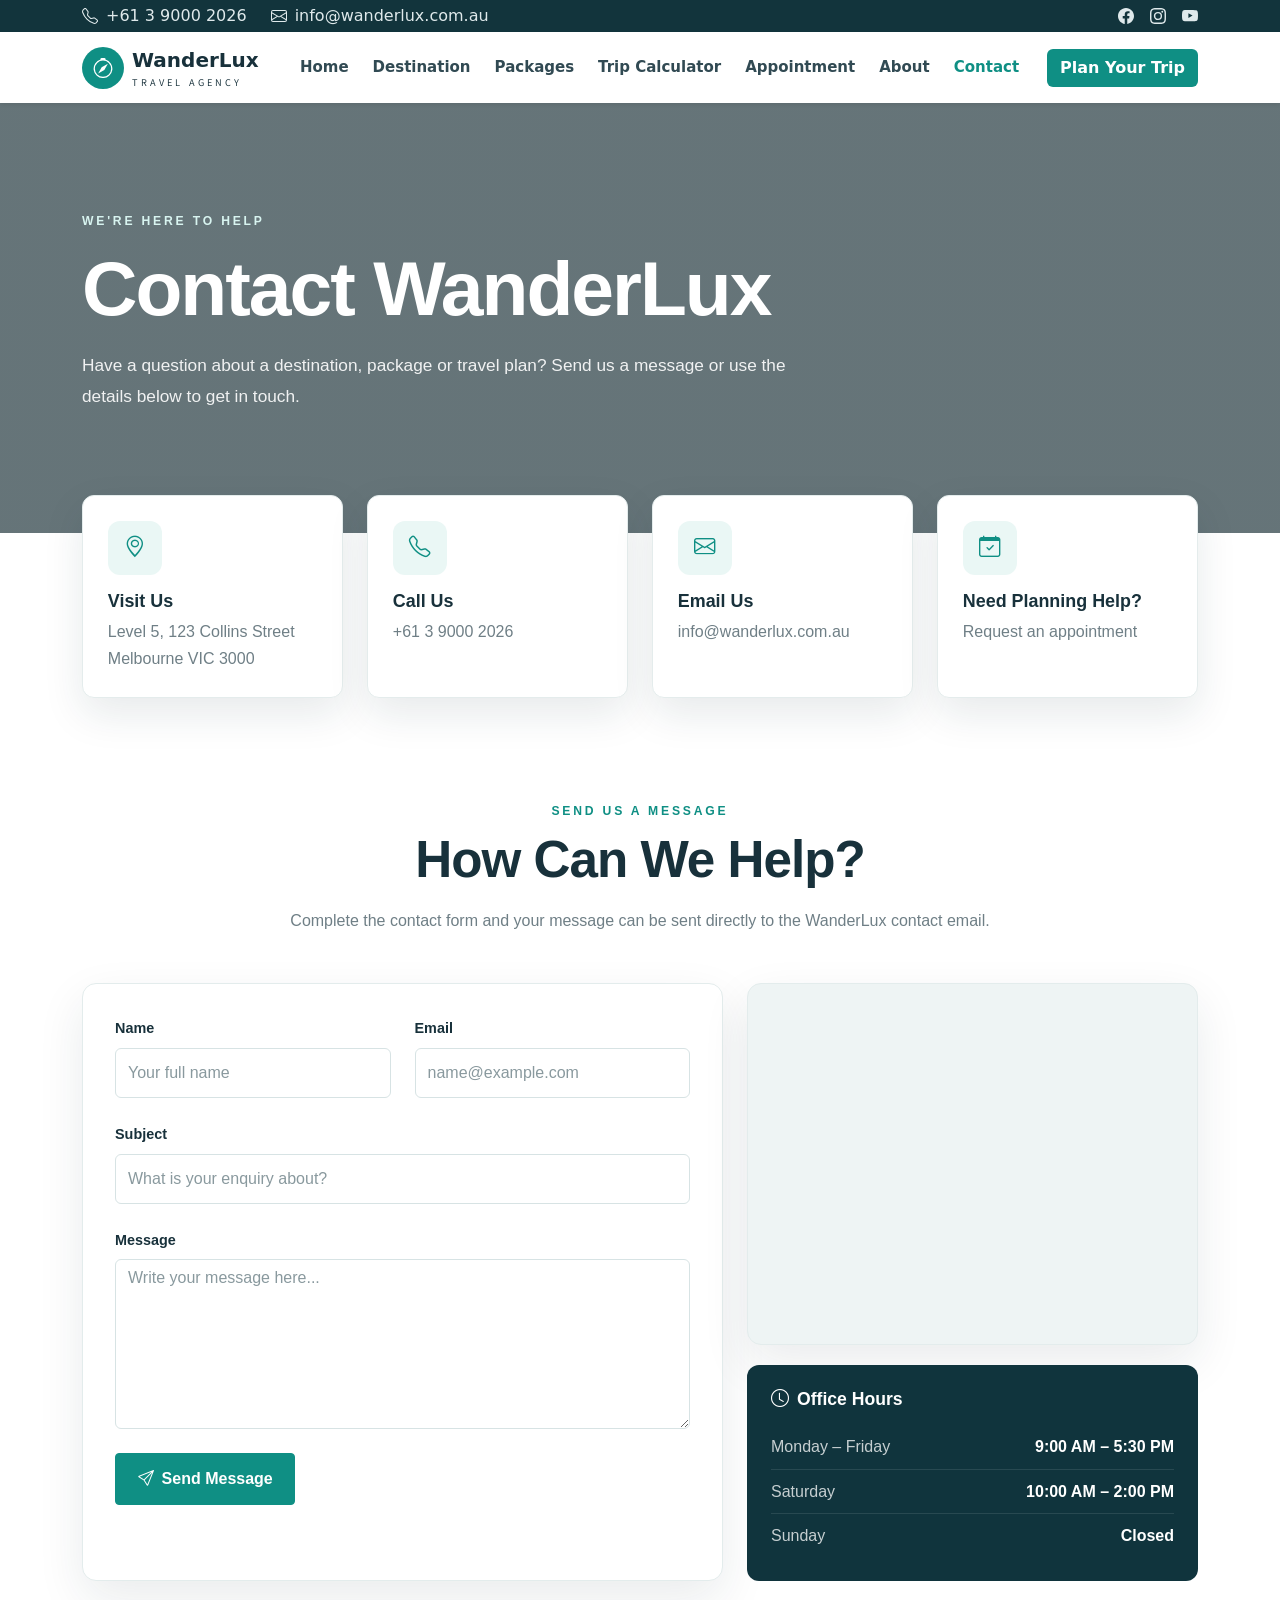
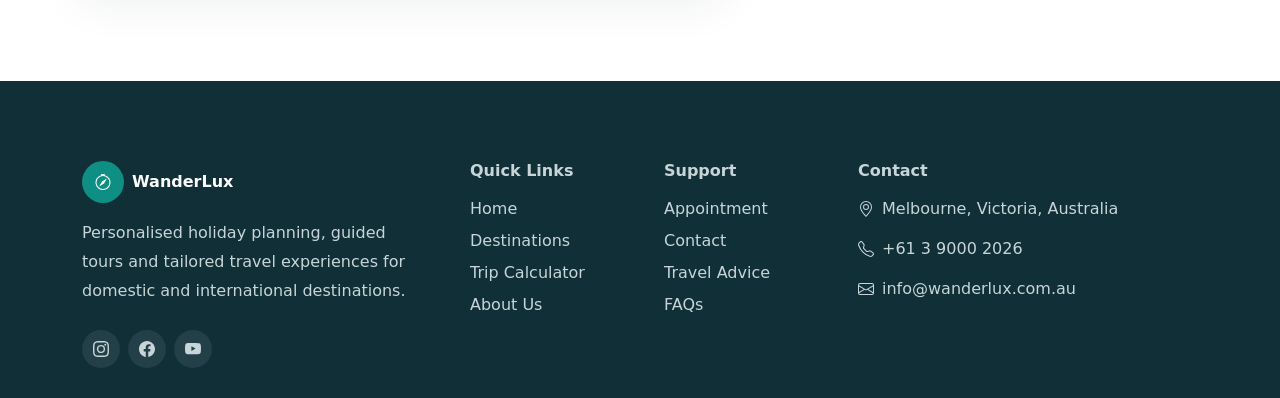
<file: contact.html>
<!DOCTYPE html>
<html data-bs-theme="light" lang="en">
<head>
    <meta charset="utf-8">
    <meta name="viewport" content="width=device-width, initial-scale=1.0, shrink-to-fit=no">
    <title>Contact WanderLux</title>
    <link rel="stylesheet" href="assets/bootstrap/css/bootstrap.min.css">
    <link rel="stylesheet" href="https://fonts.googleapis.com/css?family=Akatab&amp;display=swap">
    <link rel="stylesheet" href="assets/css/styles.css">
    <link rel="stylesheet" href="https://cdn.jsdelivr.net/npm/bootstrap-icons@1.13.1/font/bootstrap-icons.min.css">
    <link rel="stylesheet" href="assets/css/inner-pages.css">
</head>
<body>

    <div class="d-none d-lg-block pt-1 pb-1" style="background: #12343C;">
        <div class="container d-flex justify-content-between align-items-center">
            <div class="d-flex align-items-center gap-4" style="color: #DFE9EB;">
                <div class="d-flex align-items-center gap-2"><svg class="bi bi-telephone" xmlns="http://www.w3.org/2000/svg" width="1em" height="1em" fill="currentColor" viewBox="0 0 16 16">
                        <path d="M3.654 1.328a.678.678 0 0 0-1.015-.063L1.605 2.3c-.483.484-.661 1.169-.45 1.77a17.6 17.6 0 0 0 4.168 6.608 17.6 17.6 0 0 0 6.608 4.168c.601.211 1.286.033 1.77-.45l1.034-1.034a.678.678 0 0 0-.063-1.015l-2.307-1.794a.68.68 0 0 0-.58-.122l-2.19.547a1.75 1.75 0 0 1-1.657-.459L5.482 8.062a1.75 1.75 0 0 1-.46-1.657l.548-2.19a.68.68 0 0 0-.122-.58zM1.884.511a1.745 1.745 0 0 1 2.612.163L6.29 2.98c.329.423.445.974.315 1.494l-.547 2.19a.68.68 0 0 0 .178.643l2.457 2.457a.68.68 0 0 0 .644.178l2.189-.547a1.75 1.75 0 0 1 1.494.315l2.306 1.794c.829.645.905 1.87.163 2.611l-1.034 1.034c-.74.74-1.846 1.065-2.877.702a18.6 18.6 0 0 1-7.01-4.42 18.6 18.6 0 0 1-4.42-7.009c-.362-1.03-.037-2.137.703-2.877z"></path>
                    </svg>
                    <p class="mb-0">+61 3 9000 2026</p>
                </div>
                <div class="d-flex align-items-center gap-2"><svg class="bi bi-envelope" xmlns="http://www.w3.org/2000/svg" width="1em" height="1em" fill="currentColor" viewBox="0 0 16 16">
                        <path d="M0 4a2 2 0 0 1 2-2h12a2 2 0 0 1 2 2v8a2 2 0 0 1-2 2H2a2 2 0 0 1-2-2zm2-1a1 1 0 0 0-1 1v.217l7 4.2 7-4.2V4a1 1 0 0 0-1-1zm13 2.383-4.708 2.825L15 11.105zm-.034 6.876-5.64-3.471L8 9.583l-1.326-.795-5.64 3.47A1 1 0 0 0 2 13h12a1 1 0 0 0 .966-.741M1 11.105l4.708-2.897L1 5.383z"></path>
                    </svg>
                    <p class="mb-0">info@wanderlux.com.au</p>
                </div>
            </div>
            <div class="d-flex align-items-center gap-3"><svg class="bi bi-facebook" xmlns="http://www.w3.org/2000/svg" width="1em" height="1em" fill="currentColor" viewBox="0 0 16 16" style="color: #DFE9EB;">
                    <path d="M16 8.049c0-4.446-3.582-8.05-8-8.05C3.58 0-.002 3.603-.002 8.05c0 4.017 2.926 7.347 6.75 7.951v-5.625h-2.03V8.05H6.75V6.275c0-2.017 1.195-3.131 3.022-3.131.876 0 1.791.157 1.791.157v1.98h-1.009c-.993 0-1.303.621-1.303 1.258v1.51h2.218l-.354 2.326H9.25V16c3.824-.604 6.75-3.934 6.75-7.951"></path>
                </svg><svg class="bi bi-instagram" xmlns="http://www.w3.org/2000/svg" width="1em" height="1em" fill="currentColor" viewBox="0 0 16 16" style="color: #DFE9EB;">
                    <path d="M8 0C5.829 0 5.556.01 4.703.048 3.85.088 3.269.222 2.76.42a3.9 3.9 0 0 0-1.417.923A3.9 3.9 0 0 0 .42 2.76C.222 3.268.087 3.85.048 4.7.01 5.555 0 5.827 0 8.001c0 2.172.01 2.444.048 3.297.04.852.174 1.433.372 1.942.205.526.478.972.923 1.417.444.445.89.719 1.416.923.51.198 1.09.333 1.942.372C5.555 15.99 5.827 16 8 16s2.444-.01 3.298-.048c.851-.04 1.434-.174 1.943-.372a3.9 3.9 0 0 0 1.416-.923c.445-.445.718-.891.923-1.417.197-.509.332-1.09.372-1.942C15.99 10.445 16 10.173 16 8s-.01-2.445-.048-3.299c-.04-.851-.175-1.433-.372-1.941a3.9 3.9 0 0 0-.923-1.417A3.9 3.9 0 0 0 13.24.42c-.51-.198-1.092-.333-1.943-.372C10.443.01 10.172 0 7.998 0zm-.717 1.442h.718c2.136 0 2.389.007 3.232.046.78.035 1.204.166 1.486.275.373.145.64.319.92.599s.453.546.598.92c.11.281.24.705.275 1.485.039.843.047 1.096.047 3.231s-.008 2.389-.047 3.232c-.035.78-.166 1.203-.275 1.485a2.5 2.5 0 0 1-.599.919c-.28.28-.546.453-.92.598-.28.11-.704.24-1.485.276-.843.038-1.096.047-3.232.047s-2.39-.009-3.233-.047c-.78-.036-1.203-.166-1.485-.276a2.5 2.5 0 0 1-.92-.598 2.5 2.5 0 0 1-.6-.92c-.109-.281-.24-.705-.275-1.485-.038-.843-.046-1.096-.046-3.233s.008-2.388.046-3.231c.036-.78.166-1.204.276-1.486.145-.373.319-.64.599-.92s.546-.453.92-.598c.282-.11.705-.24 1.485-.276.738-.034 1.024-.044 2.515-.045zm4.988 1.328a.96.96 0 1 0 0 1.92.96.96 0 0 0 0-1.92m-4.27 1.122a4.109 4.109 0 1 0 0 8.217 4.109 4.109 0 0 0 0-8.217m0 1.441a2.667 2.667 0 1 1 0 5.334 2.667 2.667 0 0 1 0-5.334"></path>
                </svg><svg class="bi bi-youtube" xmlns="http://www.w3.org/2000/svg" width="1em" height="1em" fill="currentColor" viewBox="0 0 16 16" style="color: #DFE9EB;">
                    <path d="M8.051 1.999h.089c.822.003 4.987.033 6.11.335a2.01 2.01 0 0 1 1.415 1.42c.101.38.172.883.22 1.402l.01.104.022.26.008.104c.065.914.073 1.77.074 1.957v.075c-.001.194-.01 1.108-.082 2.06l-.008.105-.009.104c-.05.572-.124 1.14-.235 1.558a2.01 2.01 0 0 1-1.415 1.42c-1.16.312-5.569.334-6.18.335h-.142c-.309 0-1.587-.006-2.927-.052l-.17-.006-.087-.004-.171-.007-.171-.007c-1.11-.049-2.167-.128-2.654-.26a2.01 2.01 0 0 1-1.415-1.419c-.111-.417-.185-.986-.235-1.558L.09 9.82l-.008-.104A31 31 0 0 1 0 7.68v-.123c.002-.215.01-.958.064-1.778l.007-.103.003-.052.008-.104.022-.26.01-.104c.048-.519.119-1.023.22-1.402a2.01 2.01 0 0 1 1.415-1.42c.487-.13 1.544-.21 2.654-.26l.17-.007.172-.006.086-.003.171-.007A100 100 0 0 1 7.858 2zM6.4 5.209v4.818l4.157-2.408z"></path>
                </svg></div>
        </div>
    </div>
    <nav class="navbar navbar-expand-lg sticky-top bg-body shadow-sm">
        <div class="container"><a class="navbar-brand text-decoration-none d-flex align-items-center gap-2" href="index.html" style="color: #18313B;"><span class="d-flex justify-content-center align-items-center brand-mark" style="background: #0F8F84;"><br><svg class="bi bi-compass" xmlns="http://www.w3.org/2000/svg" width="1em" height="1em" fill="currentColor" viewBox="0 0 16 16" style="color: #FFFFFF;">
                        <path d="M8 16.016a7.5 7.5 0 0 0 1.962-14.74A1 1 0 0 0 9 0H7a1 1 0 0 0-.962 1.276A7.5 7.5 0 0 0 8 16.016m6.5-7.5a6.5 6.5 0 1 1-13 0 6.5 6.5 0 0 1 13 0"></path>
                        <path d="m6.94 7.44 4.95-2.83-2.83 4.95-4.949 2.83 2.828-4.95z"></path>
                    </svg></span><span class="d-flex flex-column" style="color: #18313B;"><strong>WanderLux</strong><small style="font-size: 10PX;font-family: Akatab, sans-serif;" class="brand-subtitle">TRAVEL AGENCY</small></span><br></a><button class="navbar-toggler" data-bs-toggle="collapse" data-bs-target="#navcol-1"><span class="visually-hidden">Toggle navigation</span><span class="navbar-toggler-icon"></span></button>
            <div class="collapse navbar-collapse pt-3 pt-lg-0 pb-1 pb-lg-0" id="navcol-1">
                <ul class="navbar-nav d-flex align-items-lg-center ms-auto">
                    <li class="nav-item"><a class="nav-link ms-1 me-1 nav-menu-link" href="index.html">Home</a></li>
                    <li class="nav-item"><a class="nav-link ms-1 me-1 nav-menu-link" href="destinations.html">Destination</a></li>
                    <li class="nav-item"><a class="nav-link ms-1 me-1 nav-menu-link" href="destinations.html#packages">Packages</a></li>
                    <li class="nav-item"><a class="nav-link ms-1 me-1 nav-menu-link" href="calculator.html">Trip Calculator</a></li>
                    <li class="nav-item"><a class="nav-link ms-1 me-1 nav-menu-link" href="appointment.html">Appointment</a></li>
                    <li class="nav-item"><a class="nav-link ms-1 me-1 nav-menu-link" href="about.html">About</a></li>
                    <li class="nav-item"><a class="nav-link active ms-1 me-1 nav-menu-link" href="contact.html">Contact</a></li>
                </ul><button class="btn ms-lg-3 mt-3 mt-lg-0 nav-plan-btn" type="button" style="background: #0F8F84;color: #FFFFFF;font-weight: bold;">Plan Your Trip</button>
            </div>
        </div>
    </nav>
    
<div class="inner-page-scope">
<main class="contact-page" id="main-content">
<section class="inner-hero">
<div class="container">
<span class="eyebrow">WE'RE HERE TO HELP</span>
<h1>Contact WanderLux</h1>
<p>Have a question about a destination, package or travel plan? Send us a message or use the details below to get in touch.</p>
</div>
</section>
<section class="contact-cards">
<div class="container">
<div class="row g-4">
<div class="col-md-6 col-xl-3">
<article class="contact-info-card">
<div class="contact-info-icon"><i class="bi bi-geo-alt"></i></div>
<h3>Visit Us</h3>
<p>Level 5, 123 Collins Street<br/>Melbourne VIC 3000</p>
</article>
</div>
<div class="col-md-6 col-xl-3">
<article class="contact-info-card">
<div class="contact-info-icon"><i class="bi bi-telephone"></i></div>
<h3>Call Us</h3>
<a href="tel:+61390002026">+61 3 9000 2026</a>
</article>
</div>
<div class="col-md-6 col-xl-3">
<article class="contact-info-card">
<div class="contact-info-icon"><i class="bi bi-envelope"></i></div>
<h3>Email Us</h3>
<a href="mailto:info@wanderlux.com.au">info@wanderlux.com.au</a>
</article>
</div>
<div class="col-md-6 col-xl-3">
<article class="contact-info-card">
<div class="contact-info-icon"><i class="bi bi-calendar-check"></i></div>
<h3>Need Planning Help?</h3>
<a href="appointment.html">Request an appointment</a>
</article>
</div>
</div>
</div>
</section>
<section class="section-pad">
<div class="container">
<div class="section-heading text-center">
<span class="eyebrow dark">SEND US A MESSAGE</span>
<h2>How Can We Help?</h2>
<p>Complete the contact form and your message can be sent directly to the WanderLux contact email.</p>
</div>
<div class="row g-4 align-items-stretch">
<div class="col-lg-7">
<div class="contact-form-card h-100">
<div aria-live="polite" class="alert d-none contact-status" id="contactStatus" role="status"></div>
<form action="https://formspree.io/f/mjyyjrjd" id="contactForm" method="POST" novalidate="">
<div class="row g-4">
<div class="col-md-6">
<label class="form-label calc-label" for="contactName">Name</label>
<input class="form-control" id="contactName" name="name" placeholder="Your full name" required="" type="text"/>
<div class="invalid-feedback">Please enter your name.</div>
</div>
<div class="col-md-6">
<label class="form-label calc-label" for="contactEmail">Email</label>
<input class="form-control" id="contactEmail" name="email" placeholder="name@example.com" required="" type="email"/>
<div class="invalid-feedback">Please enter a valid email address.</div>
</div>
<div class="col-12">
<label class="form-label calc-label" for="contactSubject">Subject</label>
<input class="form-control" id="contactSubject" name="subject" placeholder="What is your enquiry about?" required="" type="text"/>
<div class="invalid-feedback">Please enter a subject.</div>
</div>
<div class="col-12">
<label class="form-label calc-label" for="contactMessage">Message</label>
<textarea class="form-control" id="contactMessage" name="message" placeholder="Write your message here..." required=""></textarea>
<div class="invalid-feedback">Please enter at least 10 characters.</div>
</div>
</div>

<button class="btn btn-brand mt-4" type="submit">
<i class="bi bi-send me-2"></i>Send Message
                </button>
</form>
</div>
</div>
<div class="col-lg-5 contact-side-column">
<div class="contact-map-card">
<iframe loading="lazy" referrerpolicy="no-referrer-when-downgrade" src="https://www.google.com/maps?q=Collins%20Street%20Melbourne%20VIC%203000&amp;output=embed" title="WanderLux Melbourne office map">
</iframe>
</div>
<div class="office-hours">
<h3><i class="bi bi-clock me-2"></i>Office Hours</h3>
<div class="hours-row"><span>Monday – Friday</span><strong>9:00 AM – 5:30 PM</strong></div>
<div class="hours-row"><span>Saturday</span><strong>10:00 AM – 2:00 PM</strong></div>
<div class="hours-row"><span>Sunday</span><strong>Closed</strong></div>
</div>
</div>
</div>
</div>
</section>
</main>
</div>
<footer style="background: #102F37;color: #C7D5D8;padding-top: 80px;padding-bottom: 30px;">
        <div class="container">
            <div class="row gx-5 gy-5">
                <div class="col-12 col-lg-4">
                    <div class="d-flex align-items-center gap-2 mb-3"><span class="d-flex justify-content-center align-items-center brand-mark" style="background: #0F8F84;"><br><svg class="bi bi-compass" xmlns="http://www.w3.org/2000/svg" width="1em" height="1em" fill="currentColor" viewBox="0 0 16 16" style="color: #FFFFFF;">
                                <path d="M8 16.016a7.5 7.5 0 0 0 1.962-14.74A1 1 0 0 0 9 0H7a1 1 0 0 0-.962 1.276A7.5 7.5 0 0 0 8 16.016m6.5-7.5a6.5 6.5 0 1 1-13 0 6.5 6.5 0 0 1 13 0"></path>
                                <path d="m6.94 7.44 4.95-2.83-2.83 4.95-4.949 2.83 2.828-4.95z"></path>
                            </svg></span><span class="d-flex flex-column" style="color: #ffffff;"><strong>WanderLux</strong></span></div>
                    <p class="mb-4" style="color: #C7D5D8;line-height: 1.8;">Personalised holiday planning, guided tours and tailored travel experiences for domestic and international destinations.</p>
                    <div class="d-flex gap-2"><a class="d-flex justify-content-center align-items-center" href="#" style="width: 38px;height: 38px;background: rgba(255,255,255,0.08);border-radius: 50%;"><svg class="bi bi-instagram" xmlns="http://www.w3.org/2000/svg" width="1em" height="1em" fill="currentColor" viewBox="0 0 16 16" style="color: #C7D5D8;">
                                <path d="M8 0C5.829 0 5.556.01 4.703.048 3.85.088 3.269.222 2.76.42a3.9 3.9 0 0 0-1.417.923A3.9 3.9 0 0 0 .42 2.76C.222 3.268.087 3.85.048 4.7.01 5.555 0 5.827 0 8.001c0 2.172.01 2.444.048 3.297.04.852.174 1.433.372 1.942.205.526.478.972.923 1.417.444.445.89.719 1.416.923.51.198 1.09.333 1.942.372C5.555 15.99 5.827 16 8 16s2.444-.01 3.298-.048c.851-.04 1.434-.174 1.943-.372a3.9 3.9 0 0 0 1.416-.923c.445-.445.718-.891.923-1.417.197-.509.332-1.09.372-1.942C15.99 10.445 16 10.173 16 8s-.01-2.445-.048-3.299c-.04-.851-.175-1.433-.372-1.941a3.9 3.9 0 0 0-.923-1.417A3.9 3.9 0 0 0 13.24.42c-.51-.198-1.092-.333-1.943-.372C10.443.01 10.172 0 7.998 0zm-.717 1.442h.718c2.136 0 2.389.007 3.232.046.78.035 1.204.166 1.486.275.373.145.64.319.92.599s.453.546.598.92c.11.281.24.705.275 1.485.039.843.047 1.096.047 3.231s-.008 2.389-.047 3.232c-.035.78-.166 1.203-.275 1.485a2.5 2.5 0 0 1-.599.919c-.28.28-.546.453-.92.598-.28.11-.704.24-1.485.276-.843.038-1.096.047-3.232.047s-2.39-.009-3.233-.047c-.78-.036-1.203-.166-1.485-.276a2.5 2.5 0 0 1-.92-.598 2.5 2.5 0 0 1-.6-.92c-.109-.281-.24-.705-.275-1.485-.038-.843-.046-1.096-.046-3.233s.008-2.388.046-3.231c.036-.78.166-1.204.276-1.486.145-.373.319-.64.599-.92s.546-.453.92-.598c.282-.11.705-.24 1.485-.276.738-.034 1.024-.044 2.515-.045zm4.988 1.328a.96.96 0 1 0 0 1.92.96.96 0 0 0 0-1.92m-4.27 1.122a4.109 4.109 0 1 0 0 8.217 4.109 4.109 0 0 0 0-8.217m0 1.441a2.667 2.667 0 1 1 0 5.334 2.667 2.667 0 0 1 0-5.334"></path>
                            </svg></a><a class="d-flex justify-content-center align-items-center" href="#" style="width: 38px;height: 38px;background: rgba(255,255,255,0.08);border-radius: 50%;"><svg class="bi bi-facebook" xmlns="http://www.w3.org/2000/svg" width="1em" height="1em" fill="currentColor" viewBox="0 0 16 16" style="color: #C7D5D8;">
                                <path d="M16 8.049c0-4.446-3.582-8.05-8-8.05C3.58 0-.002 3.603-.002 8.05c0 4.017 2.926 7.347 6.75 7.951v-5.625h-2.03V8.05H6.75V6.275c0-2.017 1.195-3.131 3.022-3.131.876 0 1.791.157 1.791.157v1.98h-1.009c-.993 0-1.303.621-1.303 1.258v1.51h2.218l-.354 2.326H9.25V16c3.824-.604 6.75-3.934 6.75-7.951"></path>
                            </svg></a><a class="d-flex justify-content-center align-items-center" href="#" style="width: 38px;height: 38px;background: rgba(255,255,255,0.08);border-radius: 50%;"><svg class="bi bi-youtube" xmlns="http://www.w3.org/2000/svg" width="1em" height="1em" fill="currentColor" viewBox="0 0 16 16" style="color: #C7D5D8;">
                                <path d="M8.051 1.999h.089c.822.003 4.987.033 6.11.335a2.01 2.01 0 0 1 1.415 1.42c.101.38.172.883.22 1.402l.01.104.022.26.008.104c.065.914.073 1.77.074 1.957v.075c-.001.194-.01 1.108-.082 2.06l-.008.105-.009.104c-.05.572-.124 1.14-.235 1.558a2.01 2.01 0 0 1-1.415 1.42c-1.16.312-5.569.334-6.18.335h-.142c-.309 0-1.587-.006-2.927-.052l-.17-.006-.087-.004-.171-.007-.171-.007c-1.11-.049-2.167-.128-2.654-.26a2.01 2.01 0 0 1-1.415-1.419c-.111-.417-.185-.986-.235-1.558L.09 9.82l-.008-.104A31 31 0 0 1 0 7.68v-.123c.002-.215.01-.958.064-1.778l.007-.103.003-.052.008-.104.022-.26.01-.104c.048-.519.119-1.023.22-1.402a2.01 2.01 0 0 1 1.415-1.42c.487-.13 1.544-.21 2.654-.26l.17-.007.172-.006.086-.003.171-.007A100 100 0 0 1 7.858 2zM6.4 5.209v4.818l4.157-2.408z"></path>
                            </svg></a></div>
                </div>
                <div class="col-6 col-lg-2">
                    <h3 class="mb-3" style="font-size: 16px;font-weight: bold;">Quick Links</h3>
                    <ul class="list-unstyled">
                        <li class="mb-2"><a class="text-decoration-none" href="index.html" style="color: #C7D5D8;">Home</a></li>
                        <li class="mb-2"><a class="text-decoration-none" href="destinations.html" style="color: #C7D5D8;">Destinations</a></li>
                        <li class="mb-2"><a class="text-decoration-none" href="calculator.html" style="color: #C7D5D8;">Trip Calculator</a></li>
                        <li><a class="text-decoration-none" href="about.html" style="color: #C7D5D8;">About Us</a></li>
                    </ul>
                </div>
                <div class="col-6 col-lg-2">
                    <h3 class="mb-3" style="font-size: 16px;font-weight: bold;">Support</h3>
                    <ul class="list-unstyled">
                        <li class="mb-2"><a class="text-decoration-none" href="appointment.html" style="color: #C7D5D8;">Appointment</a></li>
                        <li class="mb-2"><a class="text-decoration-none" href="contact.html" style="color: #C7D5D8;">Contact</a></li>
                        <li class="mb-2"><a class="text-decoration-none" href="#" style="color: #C7D5D8;">Travel Advice</a></li>
                        <li><a class="text-decoration-none" href="#" style="color: #C7D5D8;">FAQs</a></li>
                    </ul>
                </div>
                <div class="col-12 col-lg-4">
                    <h3 class="mb-3" style="font-size: 16px;font-weight: bold;">Contact</h3>
                    <div>
                        <div class="d-flex align-items-center gap-2 mb-3"><svg class="bi bi-geo-alt" xmlns="http://www.w3.org/2000/svg" width="1em" height="1em" fill="currentColor" viewBox="0 0 16 16" style="color: #C7D5D8;">
                                <path d="M12.166 8.94c-.524 1.062-1.234 2.12-1.96 3.07A32 32 0 0 1 8 14.58a32 32 0 0 1-2.206-2.57c-.726-.95-1.436-2.008-1.96-3.07C3.304 7.867 3 6.862 3 6a5 5 0 0 1 10 0c0 .862-.305 1.867-.834 2.94M8 16s6-5.686 6-10A6 6 0 0 0 2 6c0 4.314 6 10 6 10"></path>
                                <path d="M8 8a2 2 0 1 1 0-4 2 2 0 0 1 0 4m0 1a3 3 0 1 0 0-6 3 3 0 0 0 0 6"></path>
                            </svg><span style="color: #C7D5D8;">Melbourne, Victoria, Australia</span></div>
                        <div class="d-flex align-items-center gap-2 mb-3"><svg class="bi bi-telephone" xmlns="http://www.w3.org/2000/svg" width="1em" height="1em" fill="currentColor" viewBox="0 0 16 16" style="color: #C7D5D8;">
                                <path d="M3.654 1.328a.678.678 0 0 0-1.015-.063L1.605 2.3c-.483.484-.661 1.169-.45 1.77a17.6 17.6 0 0 0 4.168 6.608 17.6 17.6 0 0 0 6.608 4.168c.601.211 1.286.033 1.77-.45l1.034-1.034a.678.678 0 0 0-.063-1.015l-2.307-1.794a.68.68 0 0 0-.58-.122l-2.19.547a1.75 1.75 0 0 1-1.657-.459L5.482 8.062a1.75 1.75 0 0 1-.46-1.657l.548-2.19a.68.68 0 0 0-.122-.58zM1.884.511a1.745 1.745 0 0 1 2.612.163L6.29 2.98c.329.423.445.974.315 1.494l-.547 2.19a.68.68 0 0 0 .178.643l2.457 2.457a.68.68 0 0 0 .644.178l2.189-.547a1.75 1.75 0 0 1 1.494.315l2.306 1.794c.829.645.905 1.87.163 2.611l-1.034 1.034c-.74.74-1.846 1.065-2.877.702a18.6 18.6 0 0 1-7.01-4.42 18.6 18.6 0 0 1-4.42-7.009c-.362-1.03-.037-2.137.703-2.877z"></path>
                            </svg><span style="color: #C7D5D8;">+61 3 9000 2026</span></div>
                        <div class="d-flex align-items-center gap-2 mb-3"><svg class="bi bi-envelope" xmlns="http://www.w3.org/2000/svg" width="1em" height="1em" fill="currentColor" viewBox="0 0 16 16" style="color: #C7D5D8;">
                                <path d="M0 4a2 2 0 0 1 2-2h12a2 2 0 0 1 2 2v8a2 2 0 0 1-2 2H2a2 2 0 0 1-2-2zm2-1a1 1 0 0 0-1 1v.217l7 4.2 7-4.2V4a1 1 0 0 0-1-1zm13 2.383-4.708 2.825L15 11.105zm-.034 6.876-5.64-3.471L8 9.583l-1.326-.795-5.64 3.47A1 1 0 0 0 2 13h12a1 1 0 0 0 .966-.741M1 11.105l4.708-2.897L1 5.383z"></path>
                            </svg><span style="color: #C7D5D8;">info@wanderlux.com.au</span></div>
                    </div>
                </div>
            </div>
        </div>
    </footer>
    <script src="assets/bootstrap/js/bootstrap.min.js"></script>
    <script src="assets/js/main.js"></script>
    <script src="assets/js/contact.js"></script>
</body>
</html>
</file>
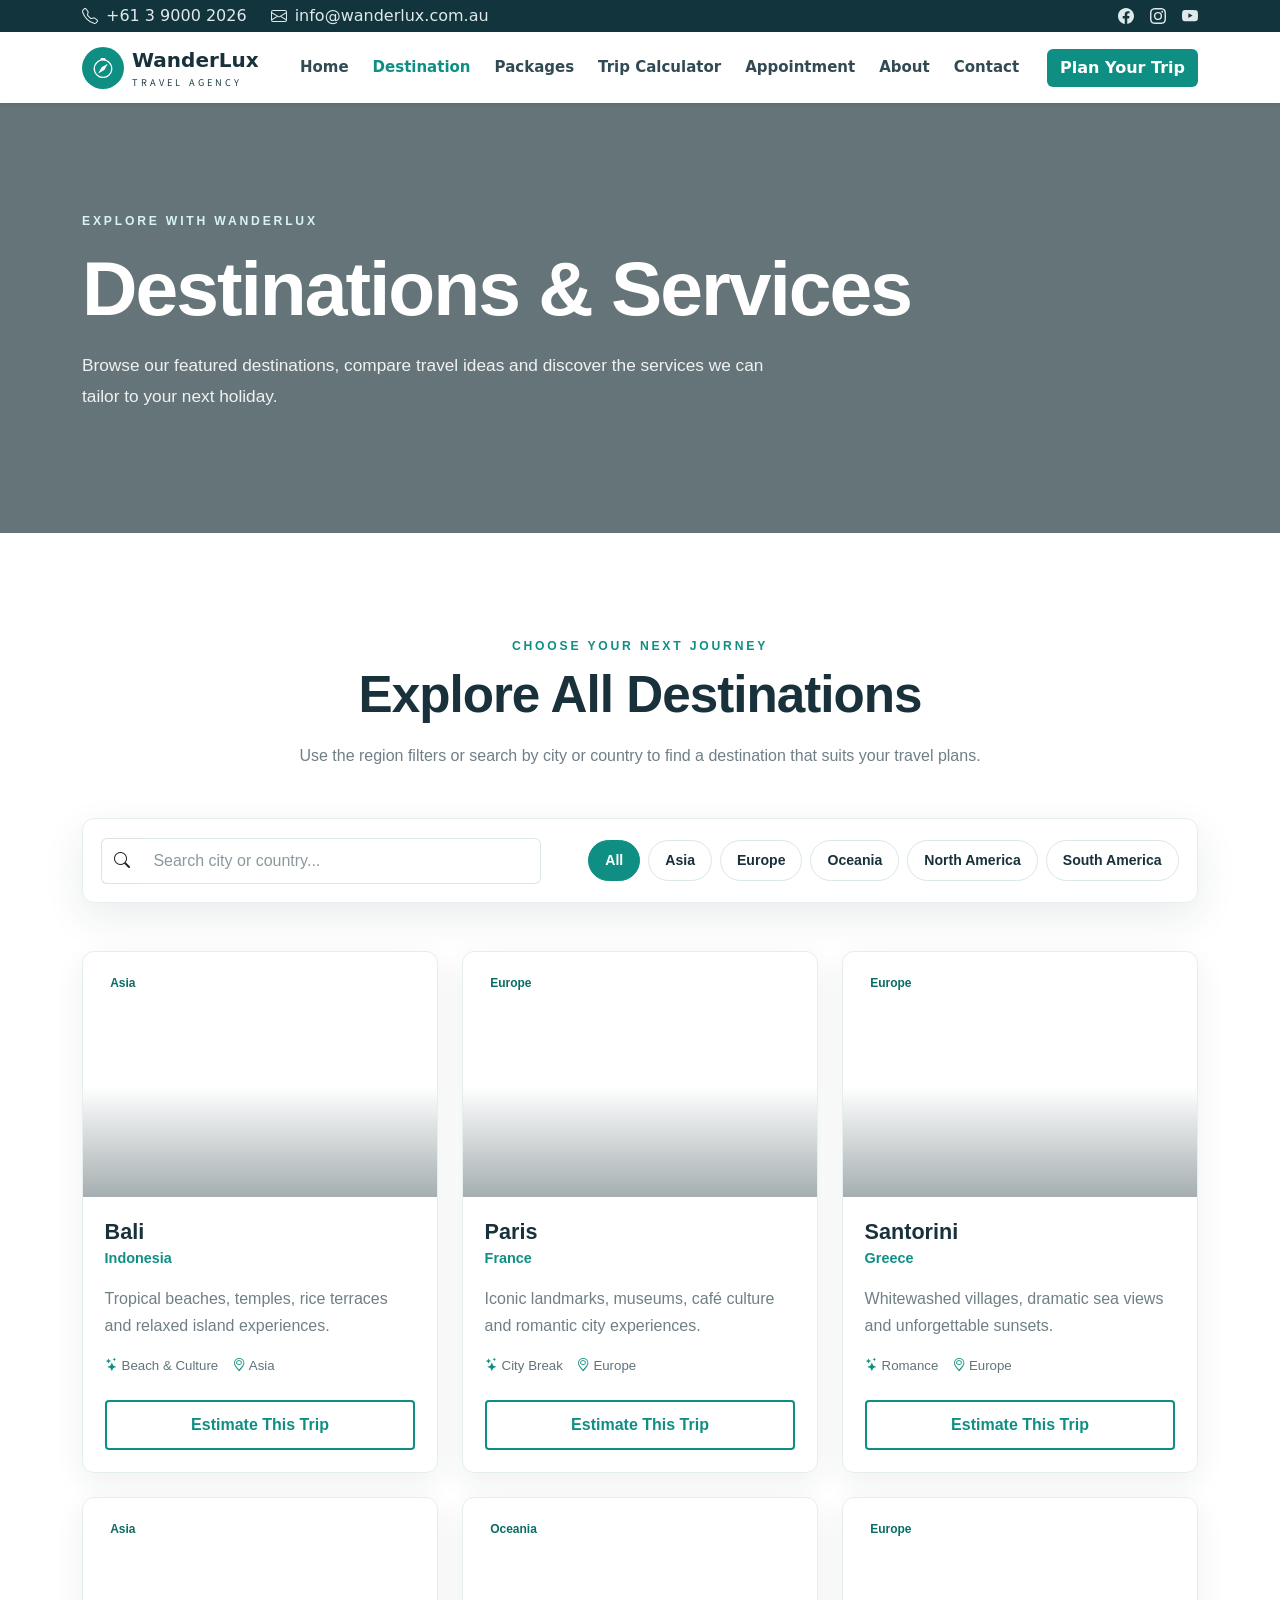
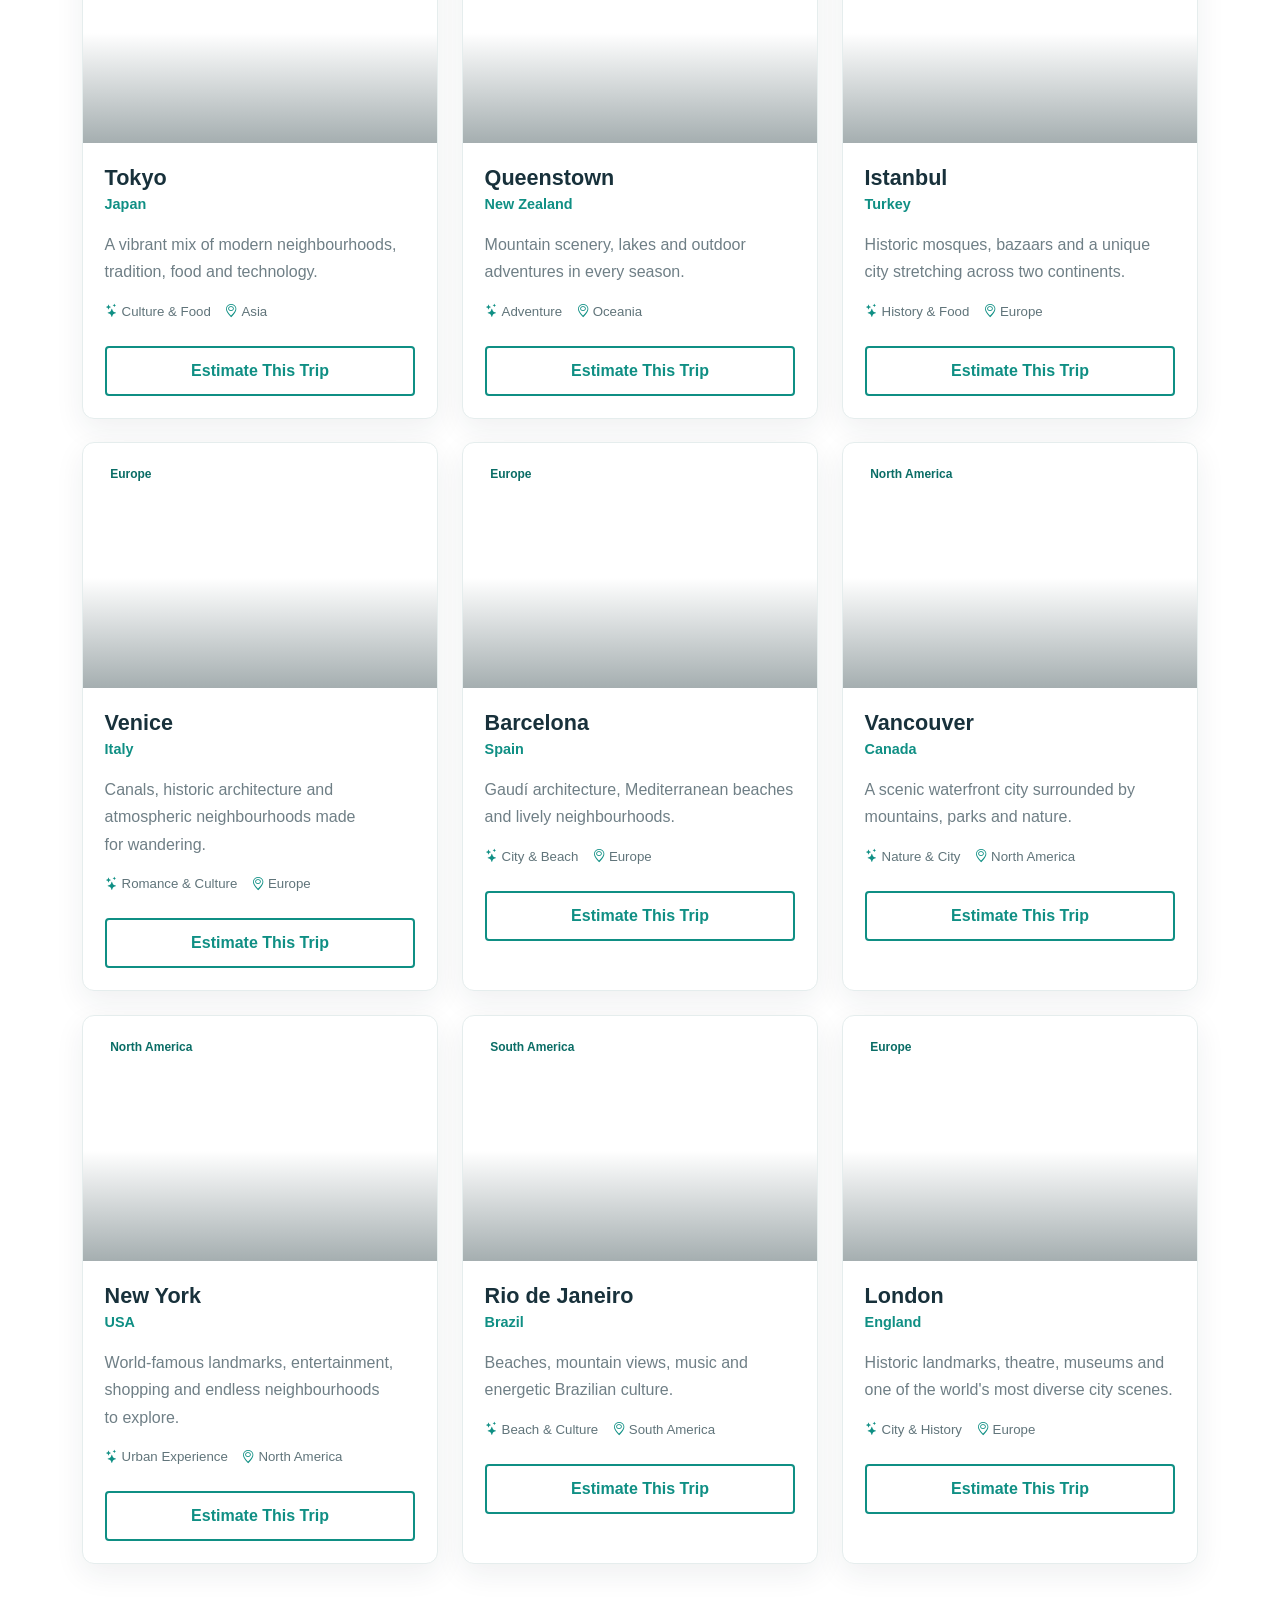
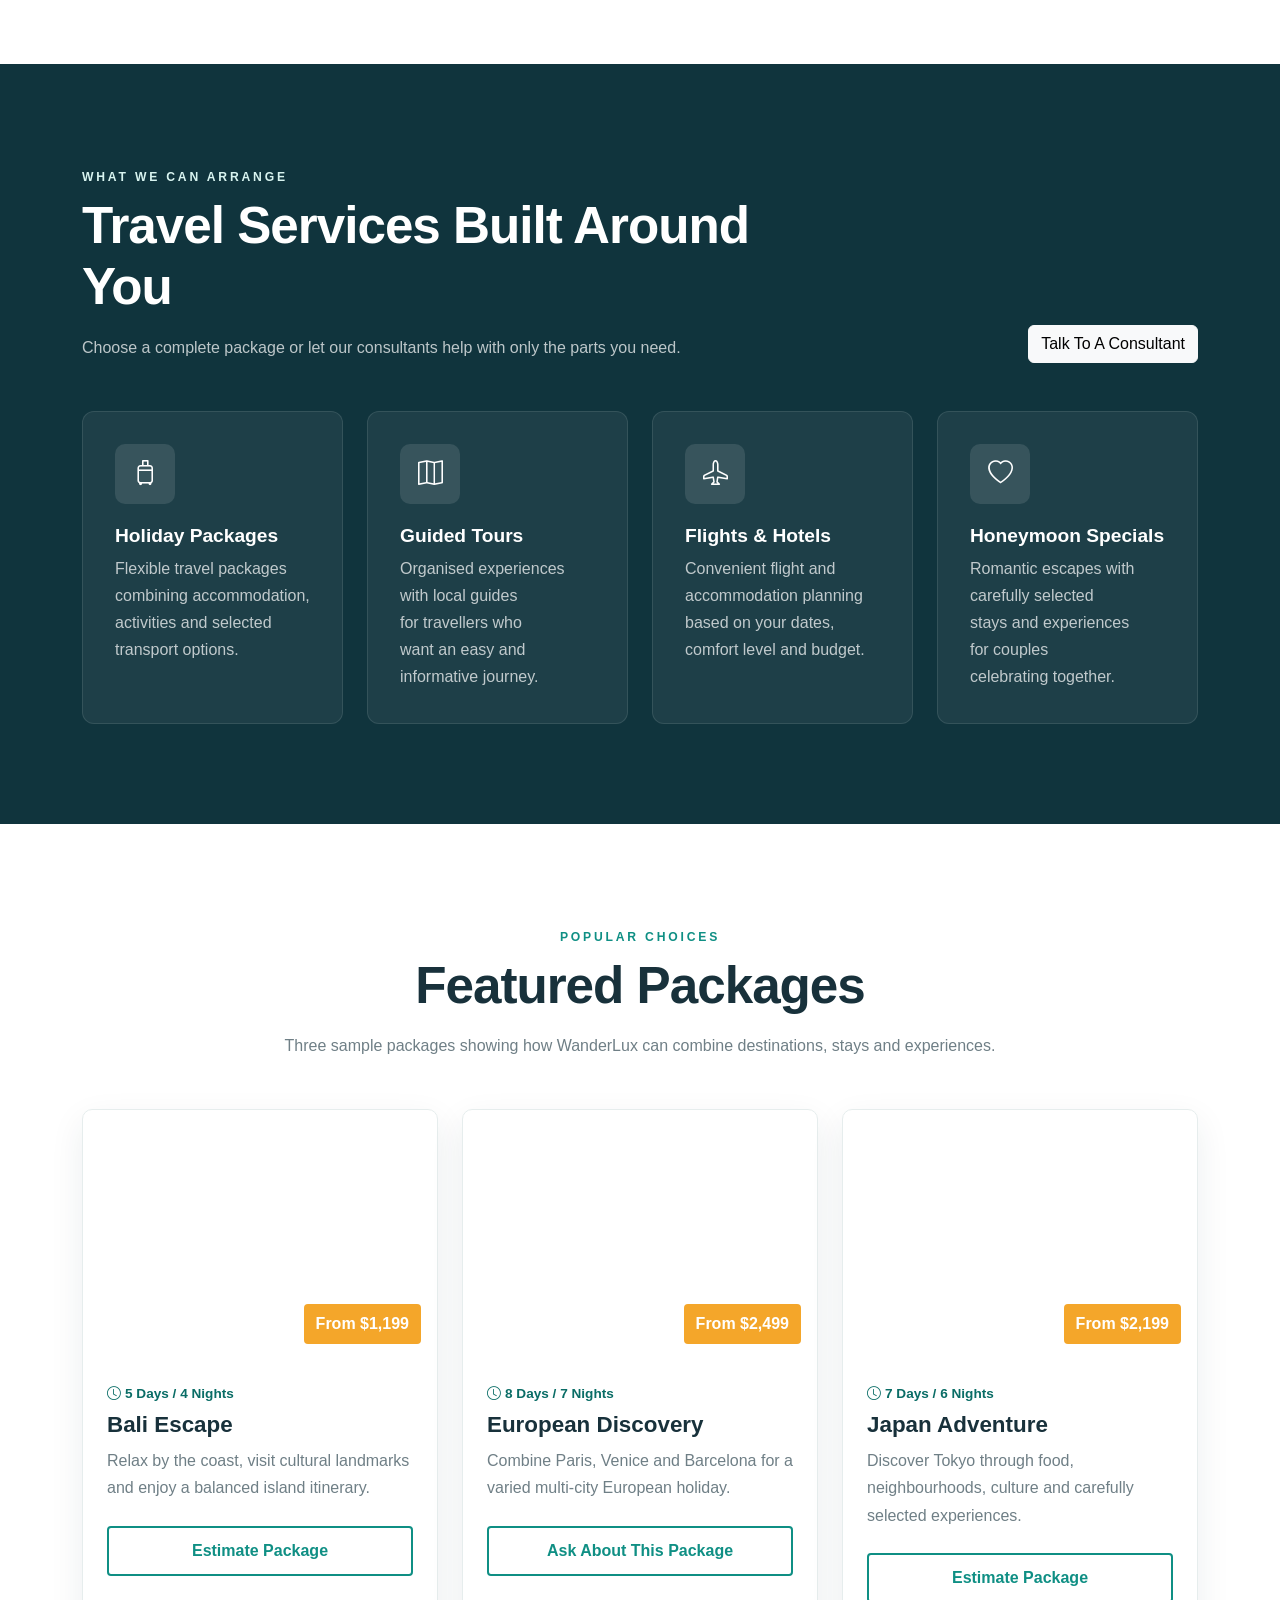
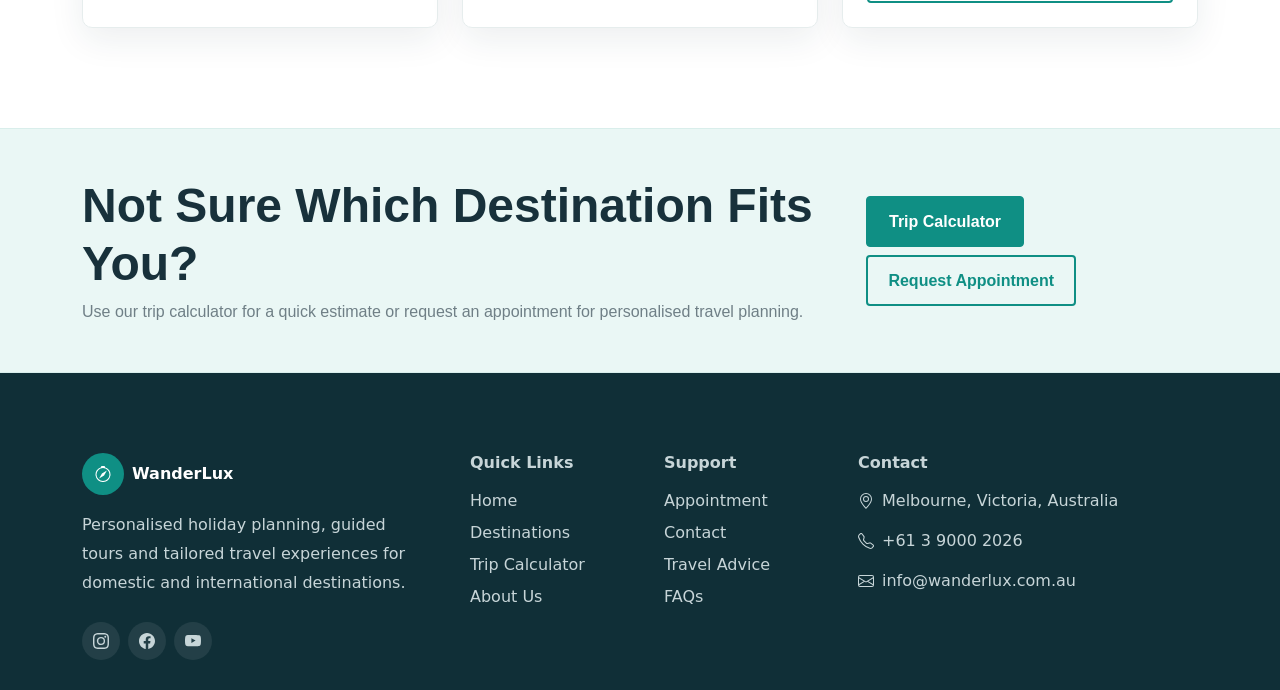
<file: destinations.html>
<!DOCTYPE html>
<html data-bs-theme="light" lang="en">
<head>
    <meta charset="utf-8">
    <meta name="viewport" content="width=device-width, initial-scale=1.0, shrink-to-fit=no">
    <title>Destinations &amp; Services | WanderLux</title>
    <link rel="stylesheet" href="assets/bootstrap/css/bootstrap.min.css">
    <link rel="stylesheet" href="https://fonts.googleapis.com/css?family=Akatab&amp;display=swap">
    <link rel="stylesheet" href="assets/css/styles.css">
    <link rel="stylesheet" href="https://cdn.jsdelivr.net/npm/bootstrap-icons@1.13.1/font/bootstrap-icons.min.css">
    <link rel="stylesheet" href="assets/css/inner-pages.css">
</head>
<body>

    <div class="d-none d-lg-block pt-1 pb-1" style="background: #12343C;">
        <div class="container d-flex justify-content-between align-items-center">
            <div class="d-flex align-items-center gap-4" style="color: #DFE9EB;">
                <div class="d-flex align-items-center gap-2"><svg class="bi bi-telephone" xmlns="http://www.w3.org/2000/svg" width="1em" height="1em" fill="currentColor" viewBox="0 0 16 16">
                        <path d="M3.654 1.328a.678.678 0 0 0-1.015-.063L1.605 2.3c-.483.484-.661 1.169-.45 1.77a17.6 17.6 0 0 0 4.168 6.608 17.6 17.6 0 0 0 6.608 4.168c.601.211 1.286.033 1.77-.45l1.034-1.034a.678.678 0 0 0-.063-1.015l-2.307-1.794a.68.68 0 0 0-.58-.122l-2.19.547a1.75 1.75 0 0 1-1.657-.459L5.482 8.062a1.75 1.75 0 0 1-.46-1.657l.548-2.19a.68.68 0 0 0-.122-.58zM1.884.511a1.745 1.745 0 0 1 2.612.163L6.29 2.98c.329.423.445.974.315 1.494l-.547 2.19a.68.68 0 0 0 .178.643l2.457 2.457a.68.68 0 0 0 .644.178l2.189-.547a1.75 1.75 0 0 1 1.494.315l2.306 1.794c.829.645.905 1.87.163 2.611l-1.034 1.034c-.74.74-1.846 1.065-2.877.702a18.6 18.6 0 0 1-7.01-4.42 18.6 18.6 0 0 1-4.42-7.009c-.362-1.03-.037-2.137.703-2.877z"></path>
                    </svg>
                    <p class="mb-0">+61 3 9000 2026</p>
                </div>
                <div class="d-flex align-items-center gap-2"><svg class="bi bi-envelope" xmlns="http://www.w3.org/2000/svg" width="1em" height="1em" fill="currentColor" viewBox="0 0 16 16">
                        <path d="M0 4a2 2 0 0 1 2-2h12a2 2 0 0 1 2 2v8a2 2 0 0 1-2 2H2a2 2 0 0 1-2-2zm2-1a1 1 0 0 0-1 1v.217l7 4.2 7-4.2V4a1 1 0 0 0-1-1zm13 2.383-4.708 2.825L15 11.105zm-.034 6.876-5.64-3.471L8 9.583l-1.326-.795-5.64 3.47A1 1 0 0 0 2 13h12a1 1 0 0 0 .966-.741M1 11.105l4.708-2.897L1 5.383z"></path>
                    </svg>
                    <p class="mb-0">info@wanderlux.com.au</p>
                </div>
            </div>
            <div class="d-flex align-items-center gap-3"><svg class="bi bi-facebook" xmlns="http://www.w3.org/2000/svg" width="1em" height="1em" fill="currentColor" viewBox="0 0 16 16" style="color: #DFE9EB;">
                    <path d="M16 8.049c0-4.446-3.582-8.05-8-8.05C3.58 0-.002 3.603-.002 8.05c0 4.017 2.926 7.347 6.75 7.951v-5.625h-2.03V8.05H6.75V6.275c0-2.017 1.195-3.131 3.022-3.131.876 0 1.791.157 1.791.157v1.98h-1.009c-.993 0-1.303.621-1.303 1.258v1.51h2.218l-.354 2.326H9.25V16c3.824-.604 6.75-3.934 6.75-7.951"></path>
                </svg><svg class="bi bi-instagram" xmlns="http://www.w3.org/2000/svg" width="1em" height="1em" fill="currentColor" viewBox="0 0 16 16" style="color: #DFE9EB;">
                    <path d="M8 0C5.829 0 5.556.01 4.703.048 3.85.088 3.269.222 2.76.42a3.9 3.9 0 0 0-1.417.923A3.9 3.9 0 0 0 .42 2.76C.222 3.268.087 3.85.048 4.7.01 5.555 0 5.827 0 8.001c0 2.172.01 2.444.048 3.297.04.852.174 1.433.372 1.942.205.526.478.972.923 1.417.444.445.89.719 1.416.923.51.198 1.09.333 1.942.372C5.555 15.99 5.827 16 8 16s2.444-.01 3.298-.048c.851-.04 1.434-.174 1.943-.372a3.9 3.9 0 0 0 1.416-.923c.445-.445.718-.891.923-1.417.197-.509.332-1.09.372-1.942C15.99 10.445 16 10.173 16 8s-.01-2.445-.048-3.299c-.04-.851-.175-1.433-.372-1.941a3.9 3.9 0 0 0-.923-1.417A3.9 3.9 0 0 0 13.24.42c-.51-.198-1.092-.333-1.943-.372C10.443.01 10.172 0 7.998 0zm-.717 1.442h.718c2.136 0 2.389.007 3.232.046.78.035 1.204.166 1.486.275.373.145.64.319.92.599s.453.546.598.92c.11.281.24.705.275 1.485.039.843.047 1.096.047 3.231s-.008 2.389-.047 3.232c-.035.78-.166 1.203-.275 1.485a2.5 2.5 0 0 1-.599.919c-.28.28-.546.453-.92.598-.28.11-.704.24-1.485.276-.843.038-1.096.047-3.232.047s-2.39-.009-3.233-.047c-.78-.036-1.203-.166-1.485-.276a2.5 2.5 0 0 1-.92-.598 2.5 2.5 0 0 1-.6-.92c-.109-.281-.24-.705-.275-1.485-.038-.843-.046-1.096-.046-3.233s.008-2.388.046-3.231c.036-.78.166-1.204.276-1.486.145-.373.319-.64.599-.92s.546-.453.92-.598c.282-.11.705-.24 1.485-.276.738-.034 1.024-.044 2.515-.045zm4.988 1.328a.96.96 0 1 0 0 1.92.96.96 0 0 0 0-1.92m-4.27 1.122a4.109 4.109 0 1 0 0 8.217 4.109 4.109 0 0 0 0-8.217m0 1.441a2.667 2.667 0 1 1 0 5.334 2.667 2.667 0 0 1 0-5.334"></path>
                </svg><svg class="bi bi-youtube" xmlns="http://www.w3.org/2000/svg" width="1em" height="1em" fill="currentColor" viewBox="0 0 16 16" style="color: #DFE9EB;">
                    <path d="M8.051 1.999h.089c.822.003 4.987.033 6.11.335a2.01 2.01 0 0 1 1.415 1.42c.101.38.172.883.22 1.402l.01.104.022.26.008.104c.065.914.073 1.77.074 1.957v.075c-.001.194-.01 1.108-.082 2.06l-.008.105-.009.104c-.05.572-.124 1.14-.235 1.558a2.01 2.01 0 0 1-1.415 1.42c-1.16.312-5.569.334-6.18.335h-.142c-.309 0-1.587-.006-2.927-.052l-.17-.006-.087-.004-.171-.007-.171-.007c-1.11-.049-2.167-.128-2.654-.26a2.01 2.01 0 0 1-1.415-1.419c-.111-.417-.185-.986-.235-1.558L.09 9.82l-.008-.104A31 31 0 0 1 0 7.68v-.123c.002-.215.01-.958.064-1.778l.007-.103.003-.052.008-.104.022-.26.01-.104c.048-.519.119-1.023.22-1.402a2.01 2.01 0 0 1 1.415-1.42c.487-.13 1.544-.21 2.654-.26l.17-.007.172-.006.086-.003.171-.007A100 100 0 0 1 7.858 2zM6.4 5.209v4.818l4.157-2.408z"></path>
                </svg></div>
        </div>
    </div>
    <nav class="navbar navbar-expand-lg sticky-top bg-body shadow-sm">
        <div class="container"><a class="navbar-brand text-decoration-none d-flex align-items-center gap-2" href="index.html" style="color: #18313B;"><span class="d-flex justify-content-center align-items-center brand-mark" style="background: #0F8F84;"><br><svg class="bi bi-compass" xmlns="http://www.w3.org/2000/svg" width="1em" height="1em" fill="currentColor" viewBox="0 0 16 16" style="color: #FFFFFF;">
                        <path d="M8 16.016a7.5 7.5 0 0 0 1.962-14.74A1 1 0 0 0 9 0H7a1 1 0 0 0-.962 1.276A7.5 7.5 0 0 0 8 16.016m6.5-7.5a6.5 6.5 0 1 1-13 0 6.5 6.5 0 0 1 13 0"></path>
                        <path d="m6.94 7.44 4.95-2.83-2.83 4.95-4.949 2.83 2.828-4.95z"></path>
                    </svg></span><span class="d-flex flex-column" style="color: #18313B;"><strong>WanderLux</strong><small style="font-size: 10PX;font-family: Akatab, sans-serif;" class="brand-subtitle">TRAVEL AGENCY</small></span><br></a><button class="navbar-toggler" data-bs-toggle="collapse" data-bs-target="#navcol-1"><span class="visually-hidden">Toggle navigation</span><span class="navbar-toggler-icon"></span></button>
            <div class="collapse navbar-collapse pt-3 pt-lg-0 pb-1 pb-lg-0" id="navcol-1">
                <ul class="navbar-nav d-flex align-items-lg-center ms-auto">
                    <li class="nav-item"><a class="nav-link ms-1 me-1 nav-menu-link" href="index.html">Home</a></li>
                    <li class="nav-item"><a class="nav-link active ms-1 me-1 nav-menu-link" href="destinations.html">Destination</a></li>
                    <li class="nav-item"><a class="nav-link ms-1 me-1 nav-menu-link" href="destinations.html#packages">Packages</a></li>
                    <li class="nav-item"><a class="nav-link ms-1 me-1 nav-menu-link" href="calculator.html">Trip Calculator</a></li>
                    <li class="nav-item"><a class="nav-link ms-1 me-1 nav-menu-link" href="appointment.html">Appointment</a></li>
                    <li class="nav-item"><a class="nav-link ms-1 me-1 nav-menu-link" href="about.html">About</a></li>
                    <li class="nav-item"><a class="nav-link ms-1 me-1 nav-menu-link" href="contact.html">Contact</a></li>
                </ul><button class="btn ms-lg-3 mt-3 mt-lg-0 nav-plan-btn" type="button" style="background: #0F8F84;color: #FFFFFF;font-weight: bold;">Plan Your Trip</button>
            </div>
        </div>
    </nav>
    
<div class="inner-page-scope">
<main id="main-content">
<section class="inner-hero">
<div class="container">
<span class="eyebrow">EXPLORE WITH WANDERLUX</span>
<h1>Destinations &amp; Services</h1>
<p>Browse our featured destinations, compare travel ideas and discover the services we can tailor to your next holiday.</p>
</div>
</section>
<section class="section-pad">
<div class="container">
<div class="section-heading text-center">
<span class="eyebrow dark">CHOOSE YOUR NEXT JOURNEY</span>
<h2>Explore All Destinations</h2>
<p>Use the region filters or search by city or country to find a destination that suits your travel plans.</p>
</div>
<div class="filter-panel mb-5">
<div class="row g-3 align-items-center">
<div class="col-lg-5">
<label class="visually-hidden" for="destinationSearch">Search destinations</label>
<div class="input-group">
<span class="input-group-text bg-white border-end-0"><i class="bi bi-search"></i></span>
<input aria-label="Search destination" class="form-control destination-search border-start-0" id="destinationSearch" placeholder="Search city or country..." type="search"/>
</div>
</div>
<div class="col-lg-7">
<div class="d-flex flex-wrap gap-2 justify-content-lg-end">
<button class="filter-btn active" data-region="All" type="button">All</button>
<button class="filter-btn" data-region="Asia" type="button">Asia</button>
<button class="filter-btn" data-region="Europe" type="button">Europe</button>
<button class="filter-btn" data-region="Oceania" type="button">Oceania</button>
<button class="filter-btn" data-region="North America" type="button">North America</button>
<button class="filter-btn" data-region="South America" type="button">South America</button>
</div>
</div>
</div>
</div>
<div class="row g-4" id="allDestinationGrid"></div>
<div class="empty-state" id="emptyState">
<i class="bi bi-search fs-1 d-block mb-3"></i>
<h3>No destinations found</h3>
<p>Try another city, country or region.</p>
</div>
</div>
</section>
<section class="section-pad services-band" id="services">
<div class="container">
<div class="row align-items-end mb-5">
<div class="col-lg-8">
<span class="eyebrow">WHAT WE CAN ARRANGE</span>
<h2 class="section-title text-white">Travel Services Built Around You</h2>
<p class="section-copy mb-0">Choose a complete package or let our consultants help with only the parts you need.</p>
</div>
<div class="col-lg-4 text-lg-end mt-3 mt-lg-0">
<a class="btn btn-light" href="appointment.html">Talk To A Consultant</a>
</div>
</div>
<div class="row g-4">
<div class="col-md-6 col-xl-3">
<article class="service-feature">
<div class="service-icon"><i class="bi bi-suitcase2"></i></div>
<h3>Holiday Packages</h3>
<p>Flexible travel packages combining accommodation, activities and selected transport options.</p>
</article>
</div>
<div class="col-md-6 col-xl-3">
<article class="service-feature">
<div class="service-icon"><i class="bi bi-map"></i></div>
<h3>Guided Tours</h3>
<p>Organised experiences with local guides for travellers who want an easy and informative journey.</p>
</article>
</div>
<div class="col-md-6 col-xl-3">
<article class="service-feature">
<div class="service-icon"><i class="bi bi-airplane"></i></div>
<h3>Flights &amp; Hotels</h3>
<p>Convenient flight and accommodation planning based on your dates, comfort level and budget.</p>
</article>
</div>
<div class="col-md-6 col-xl-3">
<article class="service-feature">
<div class="service-icon"><i class="bi bi-heart"></i></div>
<h3>Honeymoon Specials</h3>
<p>Romantic escapes with carefully selected stays and experiences for couples celebrating together.</p>
</article>
</div>
</div>
</div>
</section>
<section class="section-pad" id="packages">
<div class="container">
<div class="section-heading text-center">
<span class="eyebrow dark">POPULAR CHOICES</span>
<h2>Featured Packages</h2>
<p>Three sample packages showing how WanderLux can combine destinations, stays and experiences.</p>
</div>
<div class="row g-4">
<div class="col-md-6 col-lg-4">
<article class="package-card h-100">
<div class="package-image package-bali"><span class="price-tag">From $1,199</span></div>
<div class="p-4">
<div class="package-meta mb-2"><i class="bi bi-clock me-1"></i>5 Days / 4 Nights</div>
<h3>Bali Escape</h3>
<p>Relax by the coast, visit cultural landmarks and enjoy a balanced island itinerary.</p>
<a class="btn btn-outline-brand w-100 mt-2" href="calculator.html?destination=Bali%2C%20Indonesia">Estimate Package</a>
</div>
</article>
</div>
<div class="col-md-6 col-lg-4">
<article class="package-card h-100">
<div class="package-image package-europe"><span class="price-tag">From $2,499</span></div>
<div class="p-4">
<div class="package-meta mb-2"><i class="bi bi-clock me-1"></i>8 Days / 7 Nights</div>
<h3>European Discovery</h3>
<p>Combine Paris, Venice and Barcelona for a varied multi-city European holiday.</p>
<a class="btn btn-outline-brand w-100 mt-2" href="appointment.html">Ask About This Package</a>
</div>
</article>
</div>
<div class="col-md-6 col-lg-4">
<article class="package-card h-100">
<div class="package-image package-japan"><span class="price-tag">From $2,199</span></div>
<div class="p-4">
<div class="package-meta mb-2"><i class="bi bi-clock me-1"></i>7 Days / 6 Nights</div>
<h3>Japan Adventure</h3>
<p>Discover Tokyo through food, neighbourhoods, culture and carefully selected experiences.</p>
<a class="btn btn-outline-brand w-100 mt-2" href="calculator.html?destination=Tokyo%2C%20Japan">Estimate Package</a>
</div>
</article>
</div>
</div>
</div>
</section>
<section class="plan-strip py-5">
<div class="container d-lg-flex align-items-center justify-content-between gap-4">
<div>
<h2>Not Sure Which Destination Fits You?</h2>
<p class="mb-lg-0">Use our trip calculator for a quick estimate or request an appointment for personalised travel planning.</p>
</div>
<div class="d-flex flex-wrap gap-2 mt-3 mt-lg-0">
<a class="btn btn-brand" href="calculator.html">Trip Calculator</a>
<a class="btn btn-outline-brand" href="appointment.html">Request Appointment</a>
</div>
</div>
</section>
</main>
</div>
<footer style="background: #102F37;color: #C7D5D8;padding-top: 80px;padding-bottom: 30px;">
        <div class="container">
            <div class="row gx-5 gy-5">
                <div class="col-12 col-lg-4">
                    <div class="d-flex align-items-center gap-2 mb-3"><span class="d-flex justify-content-center align-items-center brand-mark" style="background: #0F8F84;"><br><svg class="bi bi-compass" xmlns="http://www.w3.org/2000/svg" width="1em" height="1em" fill="currentColor" viewBox="0 0 16 16" style="color: #FFFFFF;">
                                <path d="M8 16.016a7.5 7.5 0 0 0 1.962-14.74A1 1 0 0 0 9 0H7a1 1 0 0 0-.962 1.276A7.5 7.5 0 0 0 8 16.016m6.5-7.5a6.5 6.5 0 1 1-13 0 6.5 6.5 0 0 1 13 0"></path>
                                <path d="m6.94 7.44 4.95-2.83-2.83 4.95-4.949 2.83 2.828-4.95z"></path>
                            </svg></span><span class="d-flex flex-column" style="color: #ffffff;"><strong>WanderLux</strong></span></div>
                    <p class="mb-4" style="color: #C7D5D8;line-height: 1.8;">Personalised holiday planning, guided tours and tailored travel experiences for domestic and international destinations.</p>
                    <div class="d-flex gap-2"><a class="d-flex justify-content-center align-items-center" href="#" style="width: 38px;height: 38px;background: rgba(255,255,255,0.08);border-radius: 50%;"><svg class="bi bi-instagram" xmlns="http://www.w3.org/2000/svg" width="1em" height="1em" fill="currentColor" viewBox="0 0 16 16" style="color: #C7D5D8;">
                                <path d="M8 0C5.829 0 5.556.01 4.703.048 3.85.088 3.269.222 2.76.42a3.9 3.9 0 0 0-1.417.923A3.9 3.9 0 0 0 .42 2.76C.222 3.268.087 3.85.048 4.7.01 5.555 0 5.827 0 8.001c0 2.172.01 2.444.048 3.297.04.852.174 1.433.372 1.942.205.526.478.972.923 1.417.444.445.89.719 1.416.923.51.198 1.09.333 1.942.372C5.555 15.99 5.827 16 8 16s2.444-.01 3.298-.048c.851-.04 1.434-.174 1.943-.372a3.9 3.9 0 0 0 1.416-.923c.445-.445.718-.891.923-1.417.197-.509.332-1.09.372-1.942C15.99 10.445 16 10.173 16 8s-.01-2.445-.048-3.299c-.04-.851-.175-1.433-.372-1.941a3.9 3.9 0 0 0-.923-1.417A3.9 3.9 0 0 0 13.24.42c-.51-.198-1.092-.333-1.943-.372C10.443.01 10.172 0 7.998 0zm-.717 1.442h.718c2.136 0 2.389.007 3.232.046.78.035 1.204.166 1.486.275.373.145.64.319.92.599s.453.546.598.92c.11.281.24.705.275 1.485.039.843.047 1.096.047 3.231s-.008 2.389-.047 3.232c-.035.78-.166 1.203-.275 1.485a2.5 2.5 0 0 1-.599.919c-.28.28-.546.453-.92.598-.28.11-.704.24-1.485.276-.843.038-1.096.047-3.232.047s-2.39-.009-3.233-.047c-.78-.036-1.203-.166-1.485-.276a2.5 2.5 0 0 1-.92-.598 2.5 2.5 0 0 1-.6-.92c-.109-.281-.24-.705-.275-1.485-.038-.843-.046-1.096-.046-3.233s.008-2.388.046-3.231c.036-.78.166-1.204.276-1.486.145-.373.319-.64.599-.92s.546-.453.92-.598c.282-.11.705-.24 1.485-.276.738-.034 1.024-.044 2.515-.045zm4.988 1.328a.96.96 0 1 0 0 1.92.96.96 0 0 0 0-1.92m-4.27 1.122a4.109 4.109 0 1 0 0 8.217 4.109 4.109 0 0 0 0-8.217m0 1.441a2.667 2.667 0 1 1 0 5.334 2.667 2.667 0 0 1 0-5.334"></path>
                            </svg></a><a class="d-flex justify-content-center align-items-center" href="#" style="width: 38px;height: 38px;background: rgba(255,255,255,0.08);border-radius: 50%;"><svg class="bi bi-facebook" xmlns="http://www.w3.org/2000/svg" width="1em" height="1em" fill="currentColor" viewBox="0 0 16 16" style="color: #C7D5D8;">
                                <path d="M16 8.049c0-4.446-3.582-8.05-8-8.05C3.58 0-.002 3.603-.002 8.05c0 4.017 2.926 7.347 6.75 7.951v-5.625h-2.03V8.05H6.75V6.275c0-2.017 1.195-3.131 3.022-3.131.876 0 1.791.157 1.791.157v1.98h-1.009c-.993 0-1.303.621-1.303 1.258v1.51h2.218l-.354 2.326H9.25V16c3.824-.604 6.75-3.934 6.75-7.951"></path>
                            </svg></a><a class="d-flex justify-content-center align-items-center" href="#" style="width: 38px;height: 38px;background: rgba(255,255,255,0.08);border-radius: 50%;"><svg class="bi bi-youtube" xmlns="http://www.w3.org/2000/svg" width="1em" height="1em" fill="currentColor" viewBox="0 0 16 16" style="color: #C7D5D8;">
                                <path d="M8.051 1.999h.089c.822.003 4.987.033 6.11.335a2.01 2.01 0 0 1 1.415 1.42c.101.38.172.883.22 1.402l.01.104.022.26.008.104c.065.914.073 1.77.074 1.957v.075c-.001.194-.01 1.108-.082 2.06l-.008.105-.009.104c-.05.572-.124 1.14-.235 1.558a2.01 2.01 0 0 1-1.415 1.42c-1.16.312-5.569.334-6.18.335h-.142c-.309 0-1.587-.006-2.927-.052l-.17-.006-.087-.004-.171-.007-.171-.007c-1.11-.049-2.167-.128-2.654-.26a2.01 2.01 0 0 1-1.415-1.419c-.111-.417-.185-.986-.235-1.558L.09 9.82l-.008-.104A31 31 0 0 1 0 7.68v-.123c.002-.215.01-.958.064-1.778l.007-.103.003-.052.008-.104.022-.26.01-.104c.048-.519.119-1.023.22-1.402a2.01 2.01 0 0 1 1.415-1.42c.487-.13 1.544-.21 2.654-.26l.17-.007.172-.006.086-.003.171-.007A100 100 0 0 1 7.858 2zM6.4 5.209v4.818l4.157-2.408z"></path>
                            </svg></a></div>
                </div>
                <div class="col-6 col-lg-2">
                    <h3 class="mb-3" style="font-size: 16px;font-weight: bold;">Quick Links</h3>
                    <ul class="list-unstyled">
                        <li class="mb-2"><a class="text-decoration-none" href="index.html" style="color: #C7D5D8;">Home</a></li>
                        <li class="mb-2"><a class="text-decoration-none" href="destinations.html" style="color: #C7D5D8;">Destinations</a></li>
                        <li class="mb-2"><a class="text-decoration-none" href="calculator.html" style="color: #C7D5D8;">Trip Calculator</a></li>
                        <li><a class="text-decoration-none" href="about.html" style="color: #C7D5D8;">About Us</a></li>
                    </ul>
                </div>
                <div class="col-6 col-lg-2">
                    <h3 class="mb-3" style="font-size: 16px;font-weight: bold;">Support</h3>
                    <ul class="list-unstyled">
                        <li class="mb-2"><a class="text-decoration-none" href="appointment.html" style="color: #C7D5D8;">Appointment</a></li>
                        <li class="mb-2"><a class="text-decoration-none" href="contact.html" style="color: #C7D5D8;">Contact</a></li>
                        <li class="mb-2"><a class="text-decoration-none" href="#" style="color: #C7D5D8;">Travel Advice</a></li>
                        <li><a class="text-decoration-none" href="#" style="color: #C7D5D8;">FAQs</a></li>
                    </ul>
                </div>
                <div class="col-12 col-lg-4">
                    <h3 class="mb-3" style="font-size: 16px;font-weight: bold;">Contact</h3>
                    <div>
                        <div class="d-flex align-items-center gap-2 mb-3"><svg class="bi bi-geo-alt" xmlns="http://www.w3.org/2000/svg" width="1em" height="1em" fill="currentColor" viewBox="0 0 16 16" style="color: #C7D5D8;">
                                <path d="M12.166 8.94c-.524 1.062-1.234 2.12-1.96 3.07A32 32 0 0 1 8 14.58a32 32 0 0 1-2.206-2.57c-.726-.95-1.436-2.008-1.96-3.07C3.304 7.867 3 6.862 3 6a5 5 0 0 1 10 0c0 .862-.305 1.867-.834 2.94M8 16s6-5.686 6-10A6 6 0 0 0 2 6c0 4.314 6 10 6 10"></path>
                                <path d="M8 8a2 2 0 1 1 0-4 2 2 0 0 1 0 4m0 1a3 3 0 1 0 0-6 3 3 0 0 0 0 6"></path>
                            </svg><span style="color: #C7D5D8;">Melbourne, Victoria, Australia</span></div>
                        <div class="d-flex align-items-center gap-2 mb-3"><svg class="bi bi-telephone" xmlns="http://www.w3.org/2000/svg" width="1em" height="1em" fill="currentColor" viewBox="0 0 16 16" style="color: #C7D5D8;">
                                <path d="M3.654 1.328a.678.678 0 0 0-1.015-.063L1.605 2.3c-.483.484-.661 1.169-.45 1.77a17.6 17.6 0 0 0 4.168 6.608 17.6 17.6 0 0 0 6.608 4.168c.601.211 1.286.033 1.77-.45l1.034-1.034a.678.678 0 0 0-.063-1.015l-2.307-1.794a.68.68 0 0 0-.58-.122l-2.19.547a1.75 1.75 0 0 1-1.657-.459L5.482 8.062a1.75 1.75 0 0 1-.46-1.657l.548-2.19a.68.68 0 0 0-.122-.58zM1.884.511a1.745 1.745 0 0 1 2.612.163L6.29 2.98c.329.423.445.974.315 1.494l-.547 2.19a.68.68 0 0 0 .178.643l2.457 2.457a.68.68 0 0 0 .644.178l2.189-.547a1.75 1.75 0 0 1 1.494.315l2.306 1.794c.829.645.905 1.87.163 2.611l-1.034 1.034c-.74.74-1.846 1.065-2.877.702a18.6 18.6 0 0 1-7.01-4.42 18.6 18.6 0 0 1-4.42-7.009c-.362-1.03-.037-2.137.703-2.877z"></path>
                            </svg><span style="color: #C7D5D8;">+61 3 9000 2026</span></div>
                        <div class="d-flex align-items-center gap-2 mb-3"><svg class="bi bi-envelope" xmlns="http://www.w3.org/2000/svg" width="1em" height="1em" fill="currentColor" viewBox="0 0 16 16" style="color: #C7D5D8;">
                                <path d="M0 4a2 2 0 0 1 2-2h12a2 2 0 0 1 2 2v8a2 2 0 0 1-2 2H2a2 2 0 0 1-2-2zm2-1a1 1 0 0 0-1 1v.217l7 4.2 7-4.2V4a1 1 0 0 0-1-1zm13 2.383-4.708 2.825L15 11.105zm-.034 6.876-5.64-3.471L8 9.583l-1.326-.795-5.64 3.47A1 1 0 0 0 2 13h12a1 1 0 0 0 .966-.741M1 11.105l4.708-2.897L1 5.383z"></path>
                            </svg><span style="color: #C7D5D8;">info@wanderlux.com.au</span></div>
                    </div>
                </div>
            </div>
        </div>
    </footer>
    <script src="assets/bootstrap/js/bootstrap.min.js"></script>
    <script src="assets/js/main.js"></script>
    <script src="assets/js/destinations.js"></script>
</body>
</html>
</file>
<file: assets/css/styles.css>
.brand-mark {
  width: 42px;
  height: 42px;
  border-radius: 50%;
}

.brand-subtitle {
  letter-spacing: 3px;
}

.nav-menu-link {
  font-weight: 600;
  font-size: 15px;
  color: #314a53;
}

.navbar-nav .nav-link.nav-menu-link.active {
  color: #0F8F84;
}

@media (max-width: 991.98px) {
  .nav-menu-link {
    padding: .72rem .2rem;
    margin: 0;
    border-bottom: 1px solid #edf2f1;
  }
}

@media (max-width: 991.98px) {
  .navbar-nav .nav-item:last-child .nav-menu-link {
    border-bottom: 0;
  }
}

.nav-plan-btn {
  width: 100%;
}

@media (min-width: 992px) {
  .nav-plan-btn {
    width: auto;
  }
}

.hero-section {
}

.hero-slide {
  min-height: 720px;
  position: relative;
}

.hero-overlay {
  position: absolute;
  inset: 0;
  background: linear-gradient(90deg, rgba(7,31,38,0.78) 0%, rgba(7,31,38,0.38) 55%, rgba(7,31,38,0.15) 100%);
}

.hero-content {
  position: relative;
  min-height: 720px;
  padding-top: 2rem;
  padding-bottom: 7rem;
}

.hero-heading {
  max-width: 850px;
  font-size: clamp(2.8rem, 6vw, 5.6rem);
  font-weight: 800;
  line-height: 1.2;
  letter-spacing: -2px;
  color: rgb(245,245,245);
}

.hero-copy {
  font-size: 18px;
  color: rgb(251,251,251);
  line-height: 1.8;
  max-width: 680px;
}

.carousel-control-prev {
  width: 7%;
}

.carousel-control-next {
  width: 7%;
}

@media (max-width: 991.98px) {
  .hero-slide {
    min-height: 640px;
  }
}

@media (max-width: 767.98px) {
  .hero-slide {
    min-height: 620px;
  }
}

@media (max-width: 991.98px) {
  .hero-content {
    min-height: 640px;
    padding-bottom: 9rem;
  }
}

@media (max-width: 767.98px) {
  .hero-content {
    min-height: 620px;
  }
}

.hero-search-wrap {
  position: relative;
  z-index: 5;
  margin-top: -70px;
}

.hero-search {
  background: #FFFFFF;
  border-radius: 8px;
}

.destination-card {
  min-height: 320px;
  border-radius: 10px;
  box-shadow: 1px 1px 15px 0px #d1d2d3;
  overflow: hidden;
  position: relative;
  transition: transform 0.25s ease, box-shadow 0.25s ease;
}

.destination-overlay {
  position: absolute;
  background: linear-gradient(rgba(0,0,0,0), rgba(100,100,100,0.39101496015037907) 39%, rgba(6,27,33,0.78));
  inset: 0;
}

.destination-content {
  position: absolute;
  padding-top: 3px;
  padding-right: 3px;
  padding-bottom: 25px;
  padding-left: 25px;
  inset: auto 0 0;
}

.destination-card:hover {
  transform: translateY(-6px);
  box-shadow: 0px 18px 42px rgba(22,49,59,0.18);
}

.package-card {
  background: #FFFFFF;
  border: 1px solid #E6EDED ;
  border-radius: 10px;
  overflow: hidden;
  height: 100%;
  box-shadow: 1px 1px 15px #d1d2d3;
  transition: transform 0.25s ease, box-shadow 0.25s ease;
}

.package-image {
  height: 250px;
}

.package-card:hover {
  transform: translateY(-6px);
  box-shadow: 0px 18px 42px rgba(22,49,59,0.14);
}

.service-card {
  background: #FFFFFF;
  border: 1px solid #E4ECEC ;
  padding: 30px;
  border-radius: 10px;
  transition: transform 0.25s ease, box-shadow 0.25s ease;
}

.service-icon {
  width: 60px;
  height: 60px;
  background: #EAF7F5;
  border-radius: 10px;
}

.service-card:hover {
  transform: translateY(-5px);
  box-shadow: 0px 18px 38px rgba(22,49,59,0.11);
}

.calculator-cta {
  background: url("../../assets/img/calculator-cta.jpg") center / cover;
  padding-top: 110px;
  padding-bottom: 110px;
  position: relative;
}

.calculator-overlay {
  inset: 0;
  background: rgba(4,41,47,0.72);
  position: absolute;
}

@media (max-width: 767.98px) {
  .final-cta {
    text-align: center;
  }
}

@media (max-width: 767.98px) {
  .final-cta-action {
    justify-content: center !important;
  }
}
</file>
<file: assets/css/inner-pages.css>
:root{
  --brand:#0f8f84;
  --brand-dark:#0a6d66;
  --brand-soft:#eaf7f5;
  --accent:#f4a62a;
  --ink:#18313b;
  --muted:#6f7f86;
  --soft:#f6f9f9;
  --white:#ffffff;
}
.inner-page-scope{
  font-family:Arial, Helvetica, sans-serif;
  color:var(--ink);
  background:#fff;
  overflow-x:hidden;
}
.inner-page-scope a{text-decoration:none;}
.inner-page-scope img{max-width:100%;}
.inner-page-scope .topbar{
  background:#12343c;
  color:#dfe9eb;
  font-size:.9rem;
  padding:.55rem 0;
}
.inner-page-scope .topbar a{color:#dfe9eb;}
.inner-page-scope .topbar a:hover{color:#fff;}
.inner-page-scope .navbar{transition:.25s ease;}
.inner-page-scope .navbar-brand strong{
  color:var(--ink);
  font-size:1.25rem;
  letter-spacing:.2px;
}
.inner-page-scope .navbar-brand small{
  font-size:.62rem;
  letter-spacing:2.2px;
  color:var(--muted);
}
.inner-page-scope .brand-mark{
  width:42px;
  height:42px;
  display:inline-grid;
  place-items:center;
  border-radius:50%;
  background:var(--brand);
  color:#fff;
  font-size:1.25rem;
}
.inner-page-scope .navbar .nav-link{
  color:#314a53;
  font-weight:600;
  font-size:.92rem;
  margin:0 .2rem;
}
.inner-page-scope .navbar .nav-link:hover, .inner-page-scope .navbar .nav-link.active{color:var(--brand);}
.inner-page-scope .navbar.scrolled{box-shadow:0 10px 30px rgba(22,49,59,.1)!important;}
.inner-page-scope .btn-brand{
  background:var(--brand);
  border-color:var(--brand);
  color:#fff;
  border-radius:4px;
  font-weight:700;
  padding:.8rem 1.35rem;
}
.inner-page-scope .btn-brand:hover{
  background:var(--brand-dark);
  border-color:var(--brand-dark);
  color:#fff;
}
.inner-page-scope .btn-outline-brand{
  border:2px solid var(--brand);
  color:var(--brand);
  font-weight:700;
  border-radius:4px;
  padding:.7rem 1.25rem;
}
.inner-page-scope .btn-outline-brand:hover{
  background:var(--brand);
  color:#fff;
}
.inner-page-scope .hero-section{background:#ffffff;}
.inner-page-scope .hero-slide{
  min-height:720px;
  background-size:cover;
  background-position:center;
  position:relative;
}
.inner-page-scope .hero-bali{background-image:url("https://images.unsplash.com/photo-1537996194471-e657df975ab4?auto=format&fit=crop&w=1900&q=85");}
.inner-page-scope .hero-paris{background-image:url("https://images.unsplash.com/photo-1502602898657-3e91760cbb34?auto=format&fit=crop&w=1900&q=85");}
.inner-page-scope .hero-tokyo{background-image:url("https://images.unsplash.com/photo-1540959733332-eab4deabeeaf?auto=format&fit=crop&w=1900&q=85");}
.inner-page-scope .hero-overlay{
  position:absolute;
  inset:0;
  background:linear-gradient(90deg,rgba(7,31,38,.78),rgba(7,31,38,.38) 55%,rgba(7,31,38,.15));
}
.inner-page-scope .hero-content{
  min-height:720px;
  position:relative;
  z-index:2;
  display:flex;
  flex-direction:column;
  justify-content:center;
  align-items:flex-start;
  color:#fff;
  padding-top:2rem;
  padding-bottom:7rem;
}
.inner-page-scope .hero-content h1, .inner-page-scope .hero-heading{
  max-width:850px;
  font-weight:800;
  font-size:clamp(2.8rem,6vw,5.6rem);
  line-height:.98;
  letter-spacing:-2px;
  margin:.5rem 0 1.5rem;
}
.inner-page-scope .hero-content p{
  max-width:680px;
  font-size:1.15rem;
  line-height:1.8;
  color:rgba(255,255,255,.9);
  margin-bottom:2rem;
}
.inner-page-scope .eyebrow{
  font-size:.76rem;
  font-weight:800;
  letter-spacing:2.8px;
  color:#d8f4f0;
}
.inner-page-scope .eyebrow.dark{color:var(--brand);}
.inner-page-scope .carousel-control-prev, .inner-page-scope .carousel-control-next{width:7%;}
.inner-page-scope .hero-search-wrap{
  position:relative;
  z-index:5;
  margin-top:-70px;
}
.inner-page-scope .hero-search{
  padding:1.5rem;
  border-radius:8px;
  background:#fff;
  border:1px solid #eef3f4;
  box-shadow:0 24px 60px rgba(22,49,59,.18);
}
.inner-page-scope .hero-search .form-label{
  font-weight:700;
  color:var(--ink);
  font-size:.85rem;
}
.inner-page-scope .hero-search .form-control, .inner-page-scope .hero-search .form-select{
  min-height:48px;
  border-color:#dce5e7;
}
.inner-page-scope .search-btn{min-height:48px;}
.inner-page-scope .destination-section{padding-top:110px;}
.inner-page-scope .section-pad{padding:100px 0;}
.inner-page-scope .bg-soft{background:var(--soft);}
.inner-page-scope .section-heading{
  max-width:760px;
  margin:0 auto 3rem;
}
.inner-page-scope .section-heading h2, .inner-page-scope .section-title{
  font-size:clamp(2rem,4vw,3.25rem);
  font-weight:800;
  letter-spacing:-1px;
  margin:.45rem 0 1rem;
}
.inner-page-scope .section-heading p, .inner-page-scope .section-copy{
  color:var(--muted);
  line-height:1.8;
}
.inner-page-scope .destination-card{
  border-radius:10px;
  overflow:hidden;
  position:relative;
  min-height:320px;
  background-size:cover;
  background-position:center;
  box-shadow:0 12px 34px rgba(22,49,59,.12);
}
.inner-page-scope .destination-card::before{
  content:"";
  position:absolute;
  inset:0;
  background:linear-gradient(180deg,rgba(0,0,0,0) 38%,rgba(6,27,33,.78) 100%);
}
.inner-page-scope .destination-card .destination-content{
  position:absolute;
  inset:auto 0 0;
  z-index:2;
  color:#fff;
  padding:1.3rem;
}
.inner-page-scope .destination-card h3{
  font-size:1.45rem;
  font-weight:800;
  margin:0;
}
.inner-page-scope .destination-card span{opacity:.88;}
.inner-page-scope .destination-card .destination-arrow{
  position:absolute;
  top:1rem;
  right:1rem;
  width:42px;
  height:42px;
  border-radius:50%;
  background:rgba(255,255,255,.92);
  color:var(--brand-dark);
  display:grid;
  place-items:center;
  z-index:3;
  transform:translateY(-6px);
  opacity:0;
  transition:.25s ease;
}
.inner-page-scope .destination-card:hover .destination-arrow{
  opacity:1;
  transform:translateY(0);
}
.inner-page-scope .destination-card{
  transition:transform .25s ease, box-shadow .25s ease;
}
.inner-page-scope .destination-card:hover{
  transform:translateY(-6px);
  box-shadow:0 18px 42px rgba(22,49,59,.18);
}
.inner-page-scope .package-card{
  background:#fff;
  border:1px solid #e6eded;
  border-radius:10px;
  overflow:hidden;
  box-shadow:0 12px 34px rgba(22,49,59,.08);
  transition:transform .25s ease, box-shadow .25s ease;
}
.inner-page-scope .package-card:hover{
  transform:translateY(-6px);
  box-shadow:0 18px 42px rgba(22,49,59,.14);
}
.inner-page-scope .package-image{
  height:250px;
  background-size:cover;
  background-position:center;
  position:relative;
}
.inner-page-scope .package-bali{background-image:url("https://images.unsplash.com/photo-1537996194471-e657df975ab4?auto=format&fit=crop&w=900&q=80");}
.inner-page-scope .package-europe{background-image:url("https://images.unsplash.com/photo-1523906834658-6e24ef2386f9?auto=format&fit=crop&w=900&q=80");}
.inner-page-scope .package-japan{background-image:url("https://images.unsplash.com/photo-1540959733332-eab4deabeeaf?auto=format&fit=crop&w=900&q=80");}
.inner-page-scope .price-tag{
  position:absolute;
  right:1rem;
  bottom:1rem;
  background:var(--accent);
  color:#fff;
  padding:.5rem .75rem;
  border-radius:4px;
  font-weight:800;
}
.inner-page-scope .package-card h3{font-size:1.4rem;font-weight:800;}
.inner-page-scope .package-card p{color:var(--muted);line-height:1.7;}
.inner-page-scope .package-meta{font-size:.85rem;color:var(--brand-dark);font-weight:700;}
.inner-page-scope .rating{color:#ec9f22;font-weight:800;}
.inner-page-scope .text-link{color:var(--brand);font-weight:800;}
.inner-page-scope .service-card{
  border:1px solid #e4ecec;
  border-radius:10px;
  padding:2rem;
  transition:.25s ease;
  background:#fff;
}
.inner-page-scope .service-card:hover{
  transform:translateY(-5px);
  box-shadow:0 18px 38px rgba(22,49,59,.11);
}
.inner-page-scope .service-icon{
  width:60px;
  height:60px;
  display:grid;
  place-items:center;
  background:var(--brand-soft);
  color:var(--brand);
  border-radius:10px;
  font-size:1.55rem;
  margin-bottom:1.25rem;
}
.inner-page-scope .service-card h3{font-size:1.2rem;font-weight:800;}
.inner-page-scope .service-card p{color:var(--muted);line-height:1.7;margin:0;}
.inner-page-scope .calculator-cta{
  position:relative;
  background-image:url("https://images.unsplash.com/photo-1507525428034-b723cf961d3e?auto=format&fit=crop&w=1900&q=85");
  background-size:cover;
  background-position:center;
  color:#fff;
  padding:110px 0;
}
.inner-page-scope .calculator-overlay{
  position:absolute;
  inset:0;
  background:rgba(4,41,47,.72);
}
.inner-page-scope .calculator-cta h2{
  font-size:clamp(2.2rem,5vw,4rem);
  font-weight:800;
  max-width:900px;
  margin:.7rem auto 1rem;
}
.inner-page-scope .calculator-cta p{
  font-size:1.1rem;
  max-width:700px;
  margin:0 auto 1.8rem;
  color:rgba(255,255,255,.9);
}
.inner-page-scope .about-image-wrap{position:relative;}
.inner-page-scope .about-image-main{
  min-height:520px;
  border-radius:10px;
  background-image:url("https://images.unsplash.com/photo-1488646953014-85cb44e25828?auto=format&fit=crop&w=1100&q=85");
  background-size:cover;
  background-position:center;
}
.inner-page-scope .about-badge{
  position:absolute;
  right:-18px;
  bottom:35px;
  width:190px;
  background:var(--brand);
  color:#fff;
  padding:1.25rem;
  border-radius:8px;
  box-shadow:0 14px 34px rgba(0,0,0,.18);
}
.inner-page-scope .about-badge strong{display:block;font-size:1.4rem;}
.inner-page-scope .about-badge span{font-size:.85rem;opacity:.9;}
.inner-page-scope .why-list{
  display:grid;
  gap:.8rem;
}
.inner-page-scope .why-list div{
  display:flex;
  align-items:center;
  gap:.7rem;
  font-weight:700;
}
.inner-page-scope .why-list i{color:var(--brand);}
.inner-page-scope .testimonial-card{
  background:#fff;
  border:1px solid #e5eded;
  padding:2rem;
  border-radius:10px;
}
.inner-page-scope .testimonial-card p{
  color:var(--muted);
  line-height:1.8;
  font-style:italic;
}
.inner-page-scope .testimonial-card strong{display:block;}
.inner-page-scope .testimonial-card span{color:var(--muted);font-size:.9rem;}
.inner-page-scope .final-cta{
  background:var(--brand);
  color:#fff;
  padding:70px 0;
}
.inner-page-scope .final-cta h2{font-size:clamp(2rem,4vw,3rem);font-weight:800;}
.inner-page-scope .final-cta p{color:rgba(255,255,255,.88);}
.inner-page-scope .site-footer{
  background:#102f37;
  color:#c7d5d8;
  padding:80px 0 28px;
}
.inner-page-scope .footer-brand{color:#fff;font-size:1.35rem;}
.inner-page-scope .site-footer h3{
  color:#fff;
  font-size:1rem;
  font-weight:800;
  margin-bottom:1.1rem;
}
.inner-page-scope .site-footer p{line-height:1.8;}
.inner-page-scope .site-footer li{margin-bottom:.65rem;}
.inner-page-scope .site-footer a{color:#c7d5d8;}
.inner-page-scope .site-footer a:hover{color:#fff;}
.inner-page-scope .contact-list li{
  display:flex;
  gap:.7rem;
  align-items:flex-start;
}
.inner-page-scope .footer-social a{
  width:38px;
  height:38px;
  display:grid;
  place-items:center;
  background:rgba(255,255,255,.08);
  border-radius:50%;
}
.inner-page-scope .site-footer hr{
  border-color:rgba(255,255,255,.13);
  margin:3rem 0 1.5rem;
}
.inner-page-scope .footer-bottom{font-size:.86rem;color:#9fb0b4;}
.inner-page-scope .reveal{
  opacity:0;
  transform:translateY(22px);
  transition:opacity .65s ease, transform .65s ease;
}
.inner-page-scope .reveal.show{
  opacity:1;
  transform:none;
}
@media  (max-width: 991.98px){.inner-page-scope .hero-slide, .inner-page-scope .hero-content{min-height:640px;}
.inner-page-scope .hero-content{padding-bottom:9rem;}
.inner-page-scope .hero-search-wrap{margin-top:-110px;}
.inner-page-scope .about-badge{right:14px;}
.inner-page-scope .section-pad{padding:80px 0;}}
@media  (max-width: 767.98px){.inner-page-scope .hero-slide, .inner-page-scope .hero-content{min-height:620px;}
.inner-page-scope .hero-overlay{background:rgba(7,31,38,.62);}
.inner-page-scope .hero-content h1, .inner-page-scope .hero-heading{letter-spacing:-1px;}
.inner-page-scope .hero-search-wrap{margin-top:-70px;}
.inner-page-scope .hero-search{padding:1.15rem;}
.inner-page-scope .section-pad{padding:70px 0;}
.inner-page-scope .destination-card{min-height:280px;}
.inner-page-scope .calculator-cta{padding:85px 0;}
.inner-page-scope .about-image-main{min-height:420px;}
.inner-page-scope .final-cta{text-align:center;}}
.inner-page-scope .inner-hero{
  position:relative;
  min-height:430px;
  display:flex;
  align-items:center;
  background:
    linear-gradient(rgba(7,31,38,.62), rgba(7,31,38,.62)),
    url("https://images.unsplash.com/photo-1488646953014-85cb44e25828?auto=format&fit=crop&w=1900&q=85");
  background-size:cover;
  background-position:center;
  color:#fff;
}
.inner-page-scope .inner-hero .container{
  position:relative;
  z-index:2;
}
.inner-page-scope .inner-hero h1{
  font-size:clamp(2.7rem,6vw,5rem);
  font-weight:800;
  letter-spacing:-2px;
  margin:.6rem 0 1rem;
}
.inner-page-scope .inner-hero p{
  max-width:720px;
  color:rgba(255,255,255,.9);
  font-size:1.08rem;
  line-height:1.8;
}
.inner-page-scope .breadcrumb{
  --bs-breadcrumb-divider:"›";
  margin-bottom:0;
}
.inner-page-scope .breadcrumb-item, .inner-page-scope .breadcrumb-item a{
  color:rgba(255,255,255,.78);
}
.inner-page-scope .breadcrumb-item.active{color:#fff;}
.inner-page-scope .filter-panel{
  background:#fff;
  border:1px solid #e7eeee;
  border-radius:12px;
  box-shadow:0 14px 40px rgba(22,49,59,.09);
  padding:1.15rem;
}
.inner-page-scope .filter-btn{
  border:1px solid #dbe6e7;
  background:#fff;
  color:var(--ink);
  border-radius:999px;
  padding:.55rem 1rem;
  font-weight:700;
  font-size:.88rem;
  transition:.2s ease;
}
.inner-page-scope .filter-btn:hover, .inner-page-scope .filter-btn.active{
  background:var(--brand);
  border-color:var(--brand);
  color:#fff;
}
.inner-page-scope .destination-search{
  min-height:46px;
  border-color:#dce5e7;
}
.inner-page-scope .destination-page-card{
  background:#fff;
  border:1px solid #e5eded;
  border-radius:12px;
  overflow:hidden;
  height:100%;
  box-shadow:0 10px 30px rgba(22,49,59,.07);
  transition:transform .25s ease, box-shadow .25s ease;
}
.inner-page-scope .destination-page-card:hover{
  transform:translateY(-6px);
  box-shadow:0 18px 42px rgba(22,49,59,.14);
}
.inner-page-scope .destination-page-image{
  height:245px;
  background-size:cover;
  background-position:center;
  position:relative;
}
.inner-page-scope .destination-page-image::after{
  content:"";
  position:absolute;
  inset:0;
  background:linear-gradient(180deg,transparent 55%,rgba(5,31,36,.36));
}
.inner-page-scope .destination-region{
  position:absolute;
  left:1rem;
  top:1rem;
  z-index:2;
  background:rgba(255,255,255,.94);
  color:var(--brand-dark);
  border-radius:999px;
  padding:.4rem .7rem;
  font-size:.75rem;
  font-weight:800;
}
.inner-page-scope .destination-page-card .card-body{
  padding:1.35rem;
}
.inner-page-scope .destination-page-card h3{
  font-size:1.35rem;
  font-weight:800;
  margin-bottom:.2rem;
}
.inner-page-scope .destination-country{
  color:var(--brand);
  font-weight:700;
  font-size:.9rem;
}
.inner-page-scope .destination-desc{
  color:var(--muted);
  line-height:1.7;
  margin:1rem 0;
}
.inner-page-scope .destination-facts{
  display:flex;
  flex-wrap:wrap;
  gap:.5rem .85rem;
  color:#60747a;
  font-size:.83rem;
}
.inner-page-scope .destination-facts i{color:var(--brand);}
.inner-page-scope .services-band{
  background:#10343d;
  color:#fff;
}
.inner-page-scope .services-band .section-copy{
  color:rgba(255,255,255,.72);
}
.inner-page-scope .service-feature{
  background:rgba(255,255,255,.06);
  border:1px solid rgba(255,255,255,.1);
  border-radius:12px;
  padding:2rem;
  height:100%;
  transition:.25s ease;
}
.inner-page-scope .service-feature:hover{
  transform:translateY(-5px);
  background:rgba(255,255,255,.09);
}
.inner-page-scope .service-feature .service-icon{
  background:rgba(255,255,255,.11);
  color:#fff;
}
.inner-page-scope .service-feature h3{
  font-size:1.2rem;
  font-weight:800;
}
.inner-page-scope .service-feature p{
  color:rgba(255,255,255,.72);
  line-height:1.7;
  margin-bottom:0;
}
.inner-page-scope .plan-strip{
  background:var(--brand-soft);
  border-top:1px solid #d9eeeb;
  border-bottom:1px solid #d9eeeb;
}
.inner-page-scope .plan-strip h2{
  font-weight:800;
  font-size:clamp(2rem,4vw,3rem);
}
.inner-page-scope .plan-strip p{
  color:var(--muted);
  max-width:760px;
}
.inner-page-scope .empty-state{
  display:none;
  text-align:center;
  padding:3rem 1rem;
  color:var(--muted);
}
@media  (max-width: 767.98px){.inner-page-scope .inner-hero{min-height:360px;}
.inner-page-scope .destination-page-image{height:220px;}}
.inner-page-scope .calculator-page{
  background:linear-gradient(180deg,#f7fbfb 0%,#ffffff 100%);
}
.inner-page-scope .calculator-shell{
  background:#fff;
  border:1px solid #e3ecec;
  border-radius:14px;
  box-shadow:0 18px 48px rgba(22,49,59,.10);
  overflow:hidden;
}
.inner-page-scope .calculator-form-panel{
  padding:2rem;
}
.inner-page-scope .calculator-result-panel{
  padding:2rem;
  background:#10343d;
  color:#fff;
  min-height:100%;
}
.inner-page-scope .calculator-result-panel h3{
  font-size:1.35rem;
  font-weight:800;
}
.inner-page-scope .calculator-result-panel p{
  color:rgba(255,255,255,.75);
}
.inner-page-scope .calc-label{
  font-weight:800;
  color:var(--ink);
  font-size:.9rem;
}
.inner-page-scope .calc-help{
  color:var(--muted);
  font-size:.82rem;
  margin-top:.4rem;
}
.inner-page-scope .calculator-form-panel .form-control, .inner-page-scope .calculator-form-panel .form-select{
  min-height:50px;
  border-color:#d7e3e4;
}
.inner-page-scope .calculator-form-panel .form-control:focus, .inner-page-scope .calculator-form-panel .form-select:focus{
  border-color:var(--brand);
  box-shadow:0 0 0 .2rem rgba(15,143,132,.12);
}
.inner-page-scope .estimate-placeholder{
  border:1px dashed rgba(255,255,255,.25);
  border-radius:12px;
  padding:2rem 1.2rem;
  text-align:center;
  margin-top:1.5rem;
}
.inner-page-scope .estimate-placeholder i{
  font-size:2.5rem;
  color:#8dd8d0;
}
.inner-page-scope .estimate-total{
  font-size:clamp(2.3rem,5vw,4rem);
  font-weight:800;
  letter-spacing:-1px;
  color:#fff;
  margin:.25rem 0 .4rem;
}
.inner-page-scope .estimate-badge{
  display:inline-block;
  background:#fff;
  color:var(--brand-dark);
  border-radius:999px;
  padding:.42rem .8rem;
  font-weight:800;
  font-size:.78rem;
  margin-bottom:1rem;
}
.inner-page-scope .breakdown-list{
  margin-top:1.5rem;
  border-top:1px solid rgba(255,255,255,.14);
}
.inner-page-scope .breakdown-row{
  display:flex;
  justify-content:space-between;
  gap:1rem;
  padding:.85rem 0;
  border-bottom:1px solid rgba(255,255,255,.1);
  color:rgba(255,255,255,.82);
}
.inner-page-scope .breakdown-row strong{
  color:#fff;
}
.inner-page-scope .calculator-note{
  margin-top:1.2rem;
  background:rgba(255,255,255,.07);
  border-left:3px solid #8dd8d0;
  padding:1rem;
  border-radius:0 8px 8px 0;
  font-size:.86rem;
  color:rgba(255,255,255,.8);
}
.inner-page-scope .rate-info{
  background:var(--brand-soft);
  border:1px solid #d6ece8;
  border-radius:12px;
  padding:1.3rem;
}
.inner-page-scope .rate-info h3{
  font-size:1.05rem;
  font-weight:800;
}
.inner-page-scope .rate-info ul{
  margin-bottom:0;
  color:var(--muted);
}
.inner-page-scope .summary-message{
  line-height:1.7;
  color:rgba(255,255,255,.9) !important;
}
@media  (max-width: 991.98px){.inner-page-scope .calculator-result-panel{
    min-height:auto;
  }}
@media  (max-width: 575.98px){.inner-page-scope .calculator-form-panel, .inner-page-scope .calculator-result-panel{
    padding:1.4rem;
  }}
.inner-page-scope .appointment-page{
  background:linear-gradient(180deg,#f8fbfb 0%,#ffffff 100%);
}
.inner-page-scope .appointment-shell{
  background:#fff;
  border:1px solid #e4ecec;
  border-radius:14px;
  box-shadow:0 18px 48px rgba(22,49,59,.10);
  overflow:hidden;
}
.inner-page-scope .appointment-form-panel{
  padding:2rem;
}
.inner-page-scope .appointment-side{
  min-height:100%;
  background:
    linear-gradient(rgba(7,31,38,.72), rgba(7,31,38,.72)),
    url("https://images.unsplash.com/photo-1488646953014-85cb44e25828?auto=format&fit=crop&w=1100&q=85");
  background-size:cover;
  background-position:center;
  color:#fff;
  padding:2rem;
  display:flex;
  flex-direction:column;
  justify-content:center;
}
.inner-page-scope .appointment-side h3{
  font-size:1.6rem;
  font-weight:800;
}
.inner-page-scope .appointment-side p{
  color:rgba(255,255,255,.82);
  line-height:1.8;
}
.inner-page-scope .appointment-points{
  display:grid;
  gap:1rem;
  margin-top:1.5rem;
}
.inner-page-scope .appointment-point{
  display:flex;
  align-items:flex-start;
  gap:.8rem;
}
.inner-page-scope .appointment-point i{
  width:38px;
  height:38px;
  display:grid;
  place-items:center;
  border-radius:50%;
  background:rgba(255,255,255,.12);
  color:#fff;
  flex:0 0 auto;
}
.inner-page-scope .appointment-point strong{
  display:block;
  margin-bottom:.15rem;
}
.inner-page-scope .appointment-point span{
  color:rgba(255,255,255,.72);
  font-size:.9rem;
}
.inner-page-scope .appointment-form-panel .form-control, .inner-page-scope .appointment-form-panel .form-select{
  min-height:50px;
  border-color:#d7e3e4;
}
.inner-page-scope .appointment-form-panel textarea.form-control{
  min-height:150px;
  resize:vertical;
}
.inner-page-scope .appointment-form-panel .form-control:focus, .inner-page-scope .appointment-form-panel .form-select:focus{
  border-color:var(--brand);
  box-shadow:0 0 0 .2rem rgba(15,143,132,.12);
}
.inner-page-scope .form-section-title{
  font-size:1.15rem;
  font-weight:800;
  color:var(--ink);
  margin-bottom:1rem;
}
.inner-page-scope .appointment-alert{
  border-radius:10px;
}
.inner-page-scope .appointment-note{
  background:var(--brand-soft);
  border:1px solid #d7ebe8;
  border-radius:10px;
  padding:1rem 1.1rem;
  color:#53696f;
  font-size:.9rem;
}
@media  (max-width: 991.98px){.inner-page-scope .appointment-side{
    min-height:420px;
  }}
@media  (max-width: 575.98px){.inner-page-scope .appointment-form-panel, .inner-page-scope .appointment-side{
    padding:1.4rem;
  }}
.inner-page-scope .about-page{
  background:#fff;
}
.inner-page-scope .about-story-grid{
  display:grid;
  grid-template-columns:1.05fr .95fr;
  gap:3rem;
  align-items:center;
}
.inner-page-scope .about-story-image{
  min-height:540px;
  border-radius:14px;
  background:
    linear-gradient(rgba(8,37,43,.10), rgba(8,37,43,.10)),
    url("https://images.unsplash.com/photo-1526772662000-3f88f10405ff?auto=format&fit=crop&w=1200&q=85");
  background-size:cover;
  background-position:center;
  position:relative;
  box-shadow:0 18px 48px rgba(22,49,59,.12);
}
.inner-page-scope .about-story-card{
  position:absolute;
  left:24px;
  bottom:24px;
  max-width:290px;
  background:#fff;
  color:var(--ink);
  padding:1.2rem;
  border-radius:10px;
  box-shadow:0 12px 30px rgba(22,49,59,.18);
}
.inner-page-scope .about-story-card strong{
  display:block;
  font-size:1.35rem;
  margin-bottom:.25rem;
}
.inner-page-scope .about-story-card span{
  color:var(--muted);
  font-size:.9rem;
}
.inner-page-scope .about-copy p{
  color:var(--muted);
  line-height:1.85;
}
.inner-page-scope .mission-card{
  background:var(--brand-soft);
  border:1px solid #d8ece9;
  border-radius:12px;
  padding:1.5rem;
}
.inner-page-scope .mission-card h3{
  font-size:1.15rem;
  font-weight:800;
}
.inner-page-scope .mission-card p{
  margin-bottom:0;
  color:#5d7278;
}
.inner-page-scope .value-card{
  background:#fff;
  border:1px solid #e3ecec;
  border-radius:12px;
  padding:1.7rem;
  height:100%;
  box-shadow:0 10px 30px rgba(22,49,59,.06);
  transition:.25s ease;
}
.inner-page-scope .value-card:hover{
  transform:translateY(-5px);
  box-shadow:0 18px 42px rgba(22,49,59,.12);
}
.inner-page-scope .value-icon{
  width:56px;
  height:56px;
  border-radius:12px;
  display:grid;
  place-items:center;
  background:var(--brand-soft);
  color:var(--brand);
  font-size:1.45rem;
  margin-bottom:1.1rem;
}
.inner-page-scope .value-card h3{
  font-size:1.15rem;
  font-weight:800;
}
.inner-page-scope .value-card p{
  color:var(--muted);
  line-height:1.7;
  margin-bottom:0;
}
.inner-page-scope .consultant-card{
  border:1px solid #e3ecec;
  background:#fff;
  border-radius:12px;
  overflow:hidden;
  height:100%;
  box-shadow:0 10px 30px rgba(22,49,59,.07);
  transition:.25s ease;
}
.inner-page-scope .consultant-card:hover{
  transform:translateY(-5px);
  box-shadow:0 18px 42px rgba(22,49,59,.13);
}
.inner-page-scope .consultant-photo{
  height:300px;
  background-size:cover;
  background-position:center top;
}
.inner-page-scope .consultant-one{
  background-image:url("https://images.unsplash.com/photo-1551836022-d5d88e9218df?auto=format&fit=crop&w=900&q=85");
}
.inner-page-scope .consultant-two{
  background-image:url("https://images.unsplash.com/photo-1494790108377-be9c29b29330?auto=format&fit=crop&w=900&q=85");
}
.inner-page-scope .consultant-three{
  background-image:url("https://images.unsplash.com/photo-1560250097-0b93528c311a?auto=format&fit=crop&w=900&q=85");
}
.inner-page-scope .consultant-card .card-body{
  padding:1.4rem;
}
.inner-page-scope .consultant-card h3{
  font-size:1.25rem;
  font-weight:800;
  margin-bottom:.2rem;
}
.inner-page-scope .consultant-role{
  color:var(--brand);
  font-weight:700;
  font-size:.9rem;
  margin-bottom:.8rem;
}
.inner-page-scope .consultant-card p{
  color:var(--muted);
  line-height:1.7;
  margin-bottom:0;
}
.inner-page-scope .about-stats{
  background:#10343d;
  color:#fff;
}
.inner-page-scope .stat-box{
  text-align:center;
  padding:1.3rem;
}
.inner-page-scope .stat-number{
  display:block;
  font-size:2.2rem;
  font-weight:800;
  margin-bottom:.2rem;
}
.inner-page-scope .stat-label{
  color:rgba(255,255,255,.72);
  font-size:.9rem;
}
.inner-page-scope .about-cta{
  background:
    linear-gradient(rgba(15,143,132,.88), rgba(15,143,132,.88)),
    url("https://images.unsplash.com/photo-1469854523086-cc02fe5d8800?auto=format&fit=crop&w=1900&q=85");
  background-size:cover;
  background-position:center;
  color:#fff;
}
.inner-page-scope .about-cta h2{
  font-size:clamp(2rem,4vw,3.2rem);
  font-weight:800;
}
.inner-page-scope .about-cta p{
  color:rgba(255,255,255,.9);
  max-width:720px;
  margin-inline:auto;
}
@media  (max-width: 991.98px){.inner-page-scope .about-story-grid{
    grid-template-columns:1fr;
  }
.inner-page-scope .about-story-image{
    min-height:460px;
  }}
@media  (max-width: 575.98px){.inner-page-scope .about-story-image{
    min-height:380px;
  }
.inner-page-scope .about-story-card{
    left:14px;
    right:14px;
    bottom:14px;
    max-width:none;
  }}
.inner-page-scope .contact-page{
  background:#fff;
}
.inner-page-scope .contact-cards{
  margin-top:-62px;
  position:relative;
  z-index:5;
}
.inner-page-scope .contact-info-card{
  background:#fff;
  border:1px solid #e4ecec;
  border-radius:12px;
  padding:1.55rem;
  height:100%;
  box-shadow:0 16px 40px rgba(22,49,59,.10);
  transition:.25s ease;
}
.inner-page-scope .contact-info-card:hover{
  transform:translateY(-4px);
  box-shadow:0 20px 46px rgba(22,49,59,.14);
}
.inner-page-scope .contact-info-icon{
  width:54px;
  height:54px;
  display:grid;
  place-items:center;
  border-radius:12px;
  background:var(--brand-soft);
  color:var(--brand);
  font-size:1.35rem;
  margin-bottom:1rem;
}
.inner-page-scope .contact-info-card h3{
  font-size:1.12rem;
  font-weight:800;
  margin-bottom:.45rem;
}
.inner-page-scope .contact-info-card p, .inner-page-scope .contact-info-card a{
  color:var(--muted);
  margin-bottom:0;
  line-height:1.65;
}
.inner-page-scope .contact-info-card a:hover{
  color:var(--brand);
}
.inner-page-scope .contact-form-card{
  background:#fff;
  border:1px solid #e3ecec;
  border-radius:14px;
  padding:2rem;
  box-shadow:0 18px 48px rgba(22,49,59,.09);
}
.inner-page-scope .contact-form-card .form-control, .inner-page-scope .contact-form-card .form-select{
  min-height:50px;
  border-color:#d7e3e4;
}
.inner-page-scope .contact-form-card textarea.form-control{
  min-height:170px;
  resize:vertical;
}
.inner-page-scope .contact-form-card .form-control:focus, .inner-page-scope .contact-form-card .form-select:focus{
  border-color:var(--brand);
  box-shadow:0 0 0 .2rem rgba(15,143,132,.12);
}
.inner-page-scope .contact-side-column{
  display:flex;
  flex-direction:column;
}
.inner-page-scope .contact-map-card{
  border-radius:14px;
  overflow:hidden;
  flex:1 1 auto;
  min-height:360px;
  border:1px solid #e3ecec;
  box-shadow:0 18px 48px rgba(22,49,59,.09);
  background:#eef4f4;
}
.inner-page-scope .contact-map-card iframe{
  width:100%;
  height:100%;
  min-height:360px;
  border:0;
  display:block;
}
.inner-page-scope .office-hours{
  background:#10343d;
  color:#fff;
  border-radius:12px;
  padding:1.5rem;
  margin-top:1.2rem;
}
.inner-page-scope .office-hours h3{
  font-size:1.1rem;
  font-weight:800;
  margin-bottom:1rem;
}
.inner-page-scope .hours-row{
  display:flex;
  justify-content:space-between;
  gap:1rem;
  padding:.6rem 0;
  border-bottom:1px solid rgba(255,255,255,.10);
  color:rgba(255,255,255,.76);
}
.inner-page-scope .hours-row:last-child{
  border-bottom:0;
}
.inner-page-scope .hours-row strong{
  color:#fff;
}
.inner-page-scope .contact-form-note{
  background:var(--brand-soft);
  border:1px solid #d8ebe8;
  border-radius:10px;
  padding:1rem;
  color:#5b7176;
  font-size:.88rem;
  line-height:1.7;
}
.inner-page-scope .contact-status{
  border-radius:10px;
}
@media  (max-width: 991.98px){.inner-page-scope .contact-cards{
    margin-top:-38px;
  }
.inner-page-scope .contact-side-column{
    display:block;
  }
.inner-page-scope .contact-map-card, .inner-page-scope .contact-map-card iframe{
    min-height:430px;
    height:430px;
  }}
@media  (max-width: 575.98px){.inner-page-scope .contact-form-card{
    padding:1.4rem;
  }
.inner-page-scope .contact-cards{
    margin-top:-28px;
  }}
.inner-page-scope a:focus-visible, .inner-page-scope button:focus-visible, .inner-page-scope input:focus-visible, .inner-page-scope select:focus-visible, .inner-page-scope textarea:focus-visible{
  outline:3px solid rgba(15,143,132,.35);
  outline-offset:3px;
}
.inner-page-scope .skip-link{
  position:fixed;
  left:1rem;
  top:-100px;
  z-index:9999;
  background:#fff;
  color:var(--ink);
  padding:.7rem 1rem;
  border-radius:6px;
  box-shadow:0 8px 24px rgba(0,0,0,.18);
  font-weight:800;
  transition:top .2s ease;
}
.inner-page-scope .skip-link:focus{
  top:1rem;
}
.inner-page-scope main p{
  text-wrap:pretty;
}
.inner-page-scope .destination-card, .inner-page-scope .package-card, .inner-page-scope .service-card, .inner-page-scope .destination-page-card, .inner-page-scope .value-card, .inner-page-scope .consultant-card, .inner-page-scope .contact-info-card{
  will-change:transform;
}
@media  (max-width: 991.98px){.inner-page-scope .navbar-collapse{
    padding:1rem 0 .35rem;
  }
.inner-page-scope .navbar .nav-link{
    padding:.72rem .2rem;
    margin:0;
    border-bottom:1px solid #edf2f3;
  }
.inner-page-scope .navbar .nav-item:last-child .nav-link{
    border-bottom:0;
  }
.inner-page-scope .navbar .btn-brand{
    width:100%;
  }}
@media  (max-width: 575.98px){.inner-page-scope .hero-content{
    padding-left:.3rem;
    padding-right:.3rem;
  }
.inner-page-scope .hero-content p{
    font-size:1rem;
  }
.inner-page-scope .hero-content .btn{
    width:100%;
  }
.inner-page-scope .inner-hero h1{
    letter-spacing:-1px;
  }
.inner-page-scope .section-heading{
    margin-bottom:2.2rem;
  }}
.inner-page-scope .site-footer a, .inner-page-scope .contact-info-card a, .inner-page-scope .destination-country, .inner-page-scope .package-card h3, .inner-page-scope .consultant-card h3{
  overflow-wrap:anywhere;
}
.inner-page-scope .form-control, .inner-page-scope .form-select, .inner-page-scope .btn{
  font-size:1rem;
}
.inner-page-scope .form-control::placeholder{
  color:#89999e;
}
@media  (min-width: 768px) and (max-width: 1199.98px){.inner-page-scope .section-pad{
    padding:84px 0;
  }}
@media  (prefers-reduced-motion: reduce){.inner-page-scope *, .inner-page-scope *::before, .inner-page-scope *::after{
    animation-duration:.01ms !important;
    animation-iteration-count:1 !important;
    transition-duration:.01ms !important;
  }
.inner-page-scope .reveal{
    opacity:1 !important;
    transform:none !important;
  }}
@media  print{.inner-page-scope .topbar, .inner-page-scope .navbar, .inner-page-scope .final-cta, .inner-page-scope .about-cta, .inner-page-scope .site-footer, .inner-page-scope .btn{
    display:none !important;
  }
.inner-page-scope{
    color:#000;
    background:#fff;
  }}

/* Phase 8 original styles are limited to secondary page content. */
.inner-page-scope{overflow-x:clip;}
.inner-page-scope .form-control,.inner-page-scope .form-select {max-width:100%;}
@media (max-width:767.98px){.inner-page-scope .inner-hero {min-height:330px;} }
</file>
